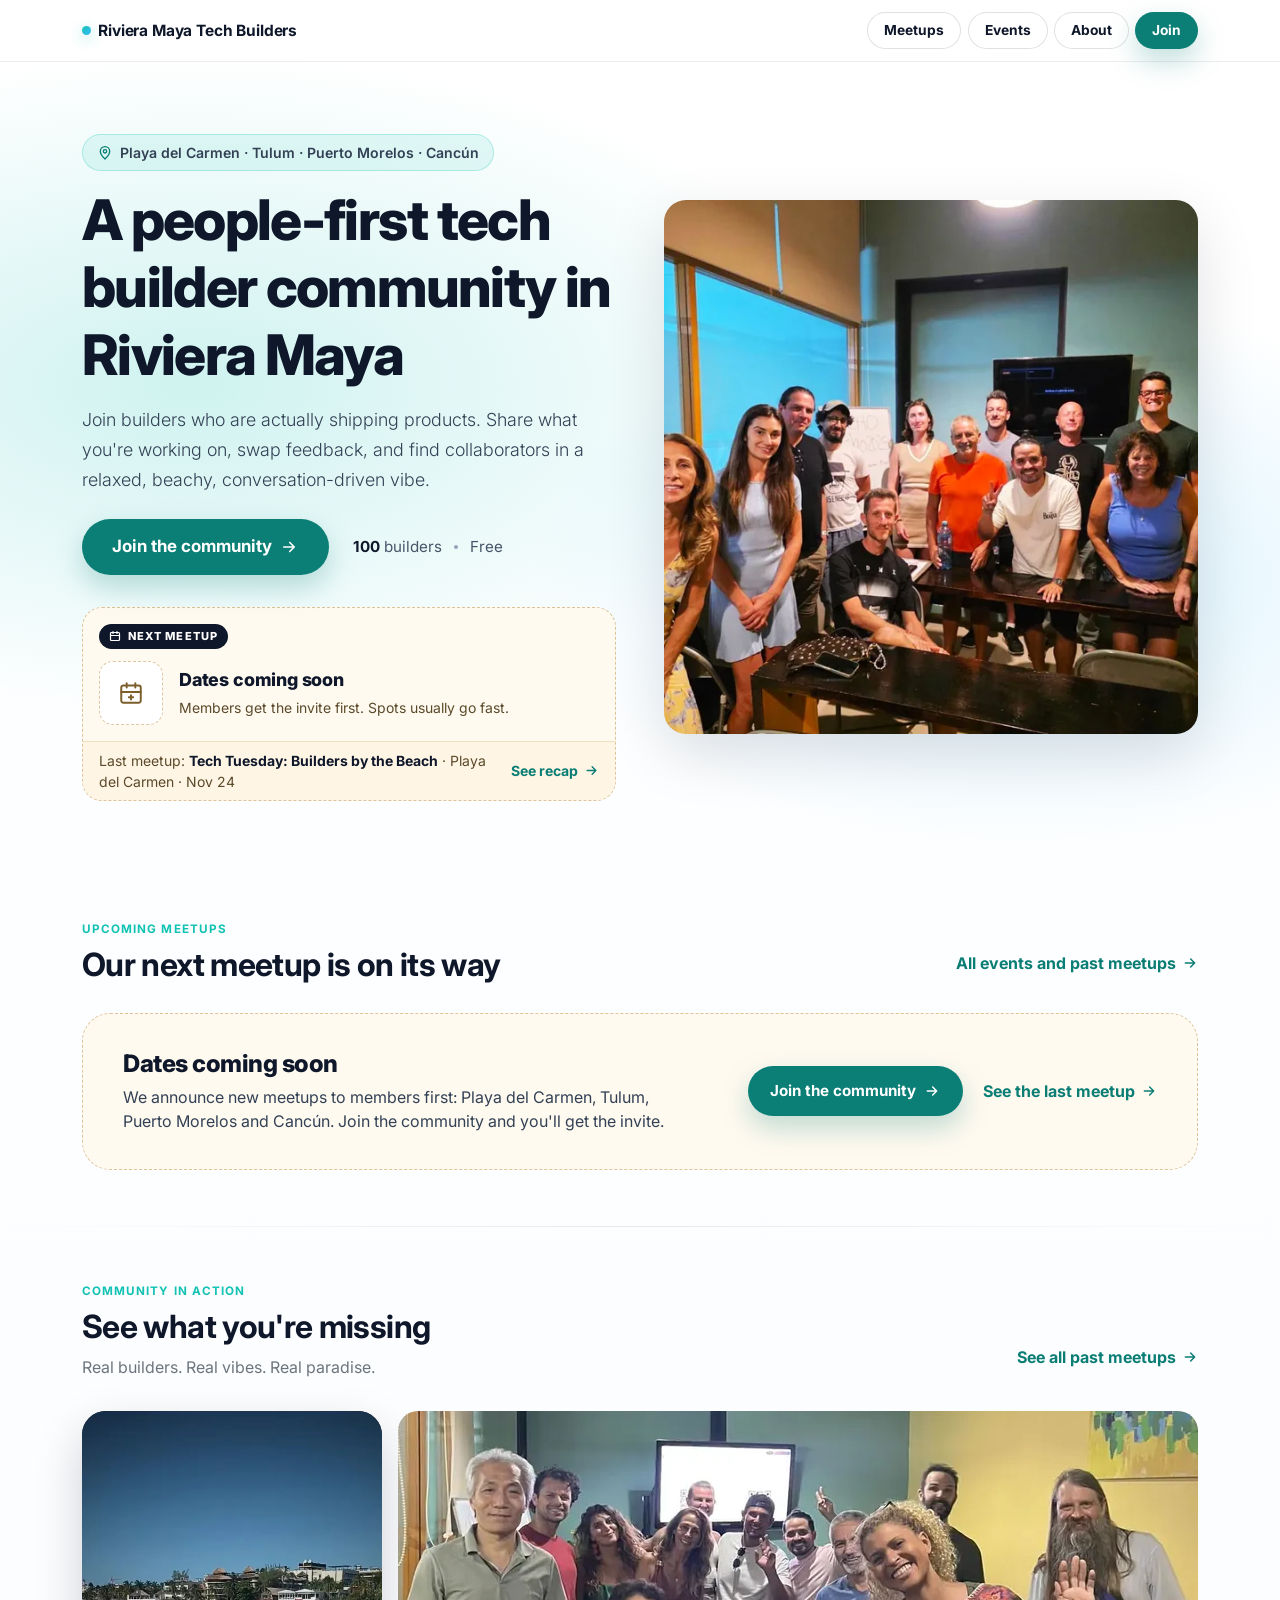
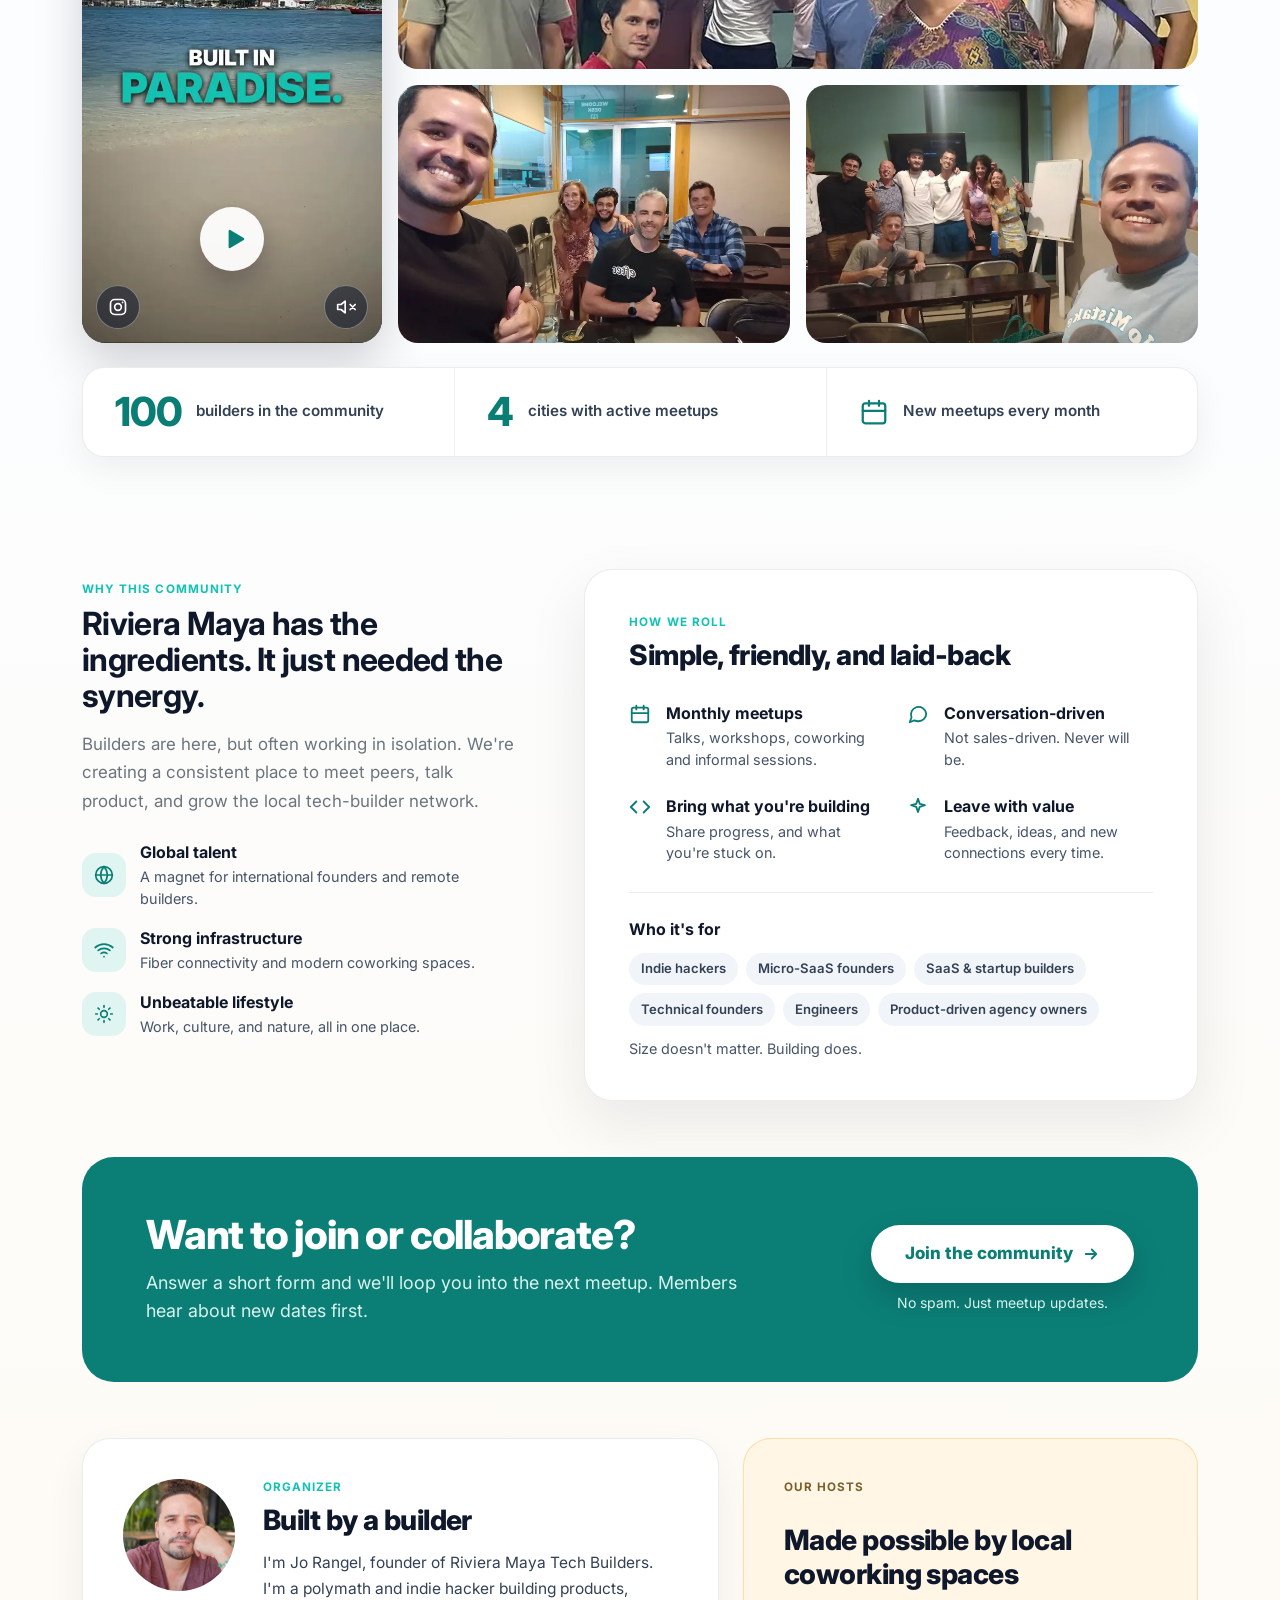
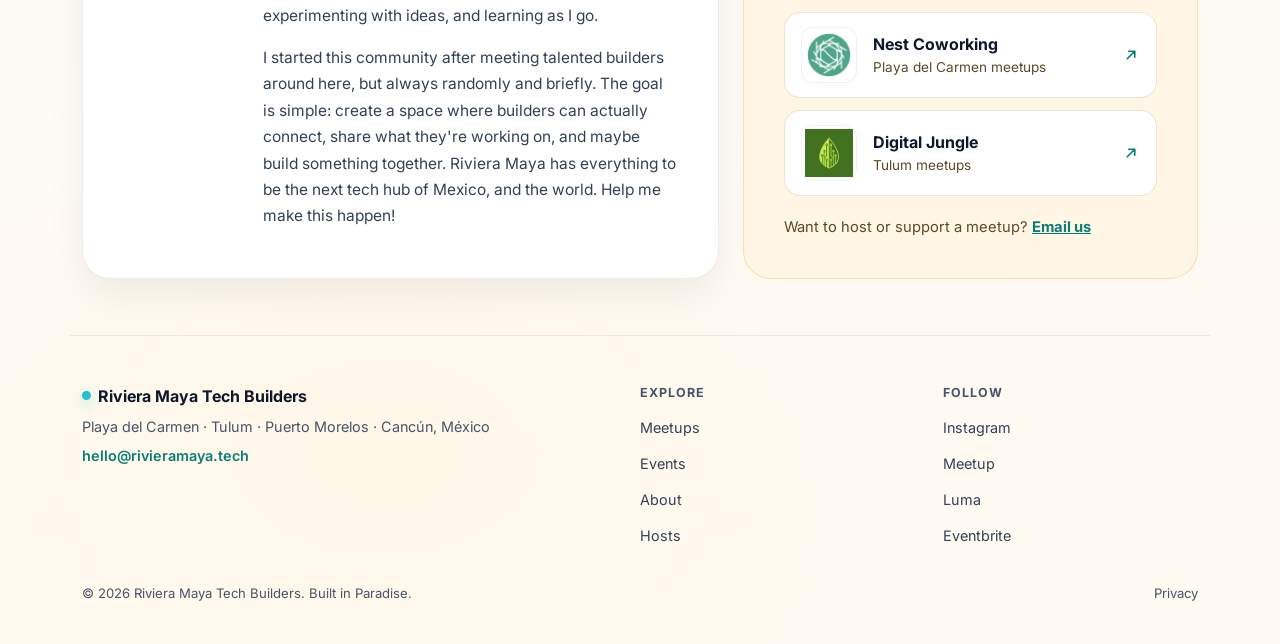
<file: index.html>
<!doctype html>
<html lang="en">
<head>
  <meta charset="utf-8" />
  <meta name="viewport" content="width=device-width, initial-scale=1" />

  <!-- ── SEO: Primary ─────────────────────────────────────── -->
  <title>Riviera Maya Tech Builders | Community for Founders & Indie Hackers</title>
  <meta name="description" content="Monthly meetups for indie hackers, SaaS founders & startup builders in Playa del Carmen, Tulum, Puerto Morelos and Cancún. No sales-y vibes — just real builders shipping." />
  <meta name="author" content="Riviera Maya Tech Builders" />
  <link rel="canonical" href="https://rivieramaya.tech/" />
  <meta name="robots" content="index, follow" />
  <meta name="theme-color" content="#12c2b3" />

  <!-- ── SEO: Open Graph ──────────────────────────────────── -->
  <meta property="og:type" content="website" />
  <meta property="og:url" content="https://rivieramaya.tech/" />
  <meta property="og:title" content="Riviera Maya Tech Builders | Community for Founders & Indie Hackers" />
  <meta property="og:description" content="Monthly meetups for indie hackers, SaaS founders & startup builders in Playa del Carmen, Tulum, Puerto Morelos and Cancún. Join the community." />
  <meta property="og:image" content="https://rivieramaya.tech/assets/og-image.jpg" />
  <meta property="og:image:alt" content="Tech builders working together in a tropical coworking space in Riviera Maya" />
  <meta property="og:image:width" content="1200" />
  <meta property="og:image:height" content="630" />
  <meta property="og:site_name" content="Riviera Maya Tech Builders" />
  <meta property="og:locale" content="en_US" />

  <!-- ── SEO: Twitter Card ────────────────────────────────── -->
  <meta name="twitter:card" content="summary_large_image" />
  <meta name="twitter:url" content="https://rivieramaya.tech/" />
  <meta name="twitter:title" content="Riviera Maya Tech Builders | Founders & Indie Hackers" />
  <meta name="twitter:description" content="Monthly meetups for indie hackers, SaaS founders & startup builders in Riviera Maya. Join the community." />
  <meta name="twitter:image" content="https://rivieramaya.tech/assets/og-image.jpg" />
  <meta name="twitter:site" content="@rivieramayatech" />

  <!-- ── Favicon ──────────────────────────────────────────── -->
  <link rel="icon" type="image/png" sizes="32x32" href="/assets/favicon-32.png" />
  <link rel="icon" type="image/png" sizes="192x192" href="/assets/icon-192.png" />
  <link rel="apple-touch-icon" sizes="180x180" href="/assets/apple-touch-icon.png" />

  <!-- ── JSON-LD: Organization + Events ──────────────────── -->
  <script type="application/ld+json">
  {
    "@context": "https://schema.org",
    "@graph": [
      {
        "@type": "WebSite",
        "@id": "https://rivieramaya.tech/#website",
        "url": "https://rivieramaya.tech/",
        "name": "Riviera Maya Tech Builders",
        "description": "A community for indie hackers, founders, developers and startup builders in Playa del Carmen, Tulum, Puerto Morelos and Cancún.",
        "publisher": {
          "@id": "https://rivieramaya.tech/#organization"
        },
        "inLanguage": "en",
        "potentialAction": {
          "@type": "SearchAction",
          "target": "https://rivieramaya.tech/?s={search_term_string}",
          "query-input": "required name=search_term_string"
        }
      },
      {
        "@type": "Organization",
        "@id": "https://rivieramaya.tech/#organization",
        "name": "Riviera Maya Tech Builders",
        "url": "https://rivieramaya.tech/",
        "description": "A community for indie hackers, founders, developers and startup builders in Playa del Carmen, Tulum, Puerto Morelos and Cancún.",
        "email": "hello@rivieramaya.tech",
        "logo": {
          "@type": "ImageObject",
          "url": "https://rivieramaya.tech/assets/logo-512.png",
          "width": 512,
          "height": 512
        },
        "sameAs": [
          "https://www.instagram.com/rivieramayatech",
          "https://www.meetup.com/riviera-maya-tech-builders/",
          "https://www.eventbrite.com.mx/o/120842868943",
          "https://luma.com/rivieramayatech"
        ],
        "contactPoint": {
          "@type": "ContactPoint",
          "email": "hello@rivieramaya.tech",
          "contactType": "community"
        },
        "areaServed": [
          {
            "@type": "City",
            "name": "Playa del Carmen",
            "containedInPlace": {
              "@type": "State",
              "name": "Quintana Roo"
            }
          },
          {
            "@type": "City",
            "name": "Tulum",
            "containedInPlace": {
              "@type": "State",
              "name": "Quintana Roo"
            }
          },
          {
            "@type": "City",
            "name": "Cancún",
            "containedInPlace": {
              "@type": "State",
              "name": "Quintana Roo"
            }
          },
          {
            "@type": "City",
            "name": "Puerto Morelos",
            "containedInPlace": {
              "@type": "State",
              "name": "Quintana Roo"
            }
          }
        ]
      },
      {
        "@type": "Event",
        "@id": "https://rivieramaya.tech/events#event-cancun-2026-11-18",
        "name": "Crea tu propio equipo de agentes de IA con Grok Bot — Riviera Maya Tech Builders (Cancún)",
        "description": "Hands-on workshop (in Spanish) on building a team of AI agents with Grok Bot: roles, memory, access to real tools, and agents working together on real projects. With guest Nik Vassev. Co-organized by Riviera Maya Tech Builders and Osuna AI & Data Solutions, hosted by Universidad La Salle Cancún.",
        "startDate": "2026-11-18T16:00:00-05:00",
        "endDate": "2026-11-18T18:00:00-05:00",
        "eventAttendanceMode": "https://schema.org/OfflineEventAttendanceMode",
        "eventStatus": "https://schema.org/EventScheduled",
        "isAccessibleForFree": true,
        "inLanguage": "es",
        "image": [
          "https://rivieramaya.tech/assets/og-image.jpg"
        ],
        "url": "https://luma.com/wdnav1dj",
        "organizer": {
          "@id": "https://rivieramaya.tech/#organization"
        },
        "performer": {
          "@type": "Person",
          "name": "Nik Vassev"
        },
        "location": {
          "@type": "Place",
          "name": "Universidad La Salle Cancún",
          "address": {
            "@type": "PostalAddress",
            "streetAddress": "Carretera Cancún - Playa del Carmen lote 1 Mza. 1 Km. 11.5 SM 299",
            "addressLocality": "Cancún",
            "postalCode": "77560",
            "addressRegion": "Quintana Roo",
            "addressCountry": "MX"
          }
        },
        "offers": {
          "@type": "Offer",
          "price": "0",
          "priceCurrency": "MXN",
          "availability": "https://schema.org/LimitedAvailability",
          "url": "https://luma.com/wdnav1dj"
        }
      },
      {
        "@type": "Event",
        "@id": "https://rivieramaya.tech/events#event-pdc-2026-11-24",
        "name": "Tech Tuesday: Builders by the Beach — Riviera Maya Tech Builders (Playa del Carmen)",
        "description": "A relaxed beachside meetup for developers, indie hackers, founders and startup builders in Playa del Carmen. Share what you're building, swap ideas and get feedback. No presentations, no pitches, no agenda. Free, RSVP encouraged.",
        "startDate": "2026-11-24T17:00:00-05:00",
        "endDate": "2026-11-24T20:00:00-05:00",
        "eventAttendanceMode": "https://schema.org/OfflineEventAttendanceMode",
        "eventStatus": "https://schema.org/EventScheduled",
        "isAccessibleForFree": true,
        "image": [
          "https://rivieramaya.tech/assets/og-image.jpg"
        ],
        "url": "https://luma.com/1wnfx4vs",
        "organizer": {
          "@id": "https://rivieramaya.tech/#organization"
        },
        "location": {
          "@type": "Place",
          "name": "Zenzi Beach",
          "address": {
            "@type": "PostalAddress",
            "streetAddress": "Calle 10 Norte 018, Centro",
            "addressLocality": "Playa del Carmen",
            "postalCode": "77710",
            "addressRegion": "Quintana Roo",
            "addressCountry": "MX"
          }
        },
        "offers": {
          "@type": "Offer",
          "price": "0",
          "priceCurrency": "MXN",
          "availability": "https://schema.org/InStock",
          "url": "https://luma.com/1wnfx4vs"
        }
      }
    ]
  }
</script>

  <!-- ── Tally embed ──────────────────────────────────────── -->
  <script async src="https://tally.so/widgets/embed.js"></script>

  <!-- ── Bootstrap 5 ─────────────────────────────────────── -->
  <link href="https://cdn.jsdelivr.net/npm/bootstrap@5.3.3/dist/css/bootstrap.min.css" rel="stylesheet" />

  <!-- ── Fonts ────────────────────────────────────────────── -->
  <link rel="preconnect" href="https://fonts.googleapis.com" />
  <link rel="preconnect" href="https://fonts.gstatic.com" crossorigin />
  <link href="https://fonts.googleapis.com/css2?family=Inter:wght@400;500;600;700;800&display=swap" rel="stylesheet" />

  <link rel="stylesheet" href="assets/style.css" />

  <style>
  /*In case a more stylish organizer photo is needed*/
  /*
  #organizer img {
    box-shadow: 0 12px 30px rgba(2,6,23,.12);
  }
  */
  </style>
</head>

<body>
  <a href="#main-content" class="skip-link">Skip to main content</a>

  <!-- ════════════════ NAV ════════════════ -->
  <nav class="navbar" id="mainNav" role="navigation" aria-label="Main navigation">
    <div class="container">

      <a class="navbar-brand fw-bold" href="/" aria-label="Riviera Maya Tech Builders – home">
        <span class="brand-dot" aria-hidden="true"></span>
        <span class="brand-name">Riviera Maya Tech Builders</span>
        <span class="brand-name-short">RM Tech Builders</span>
      </a>

      <div class="nav-actions">
        <a class="btn ghost btn-sm" href="#meetups">Meetups</a>
        <a class="btn ghost btn-sm" href="/events">Events</a>
        <a class="btn ghost btn-sm" href="#about">About</a>
        <button
          class="btn cta btn-sm"
          data-tally-open="J9OvqK"
          data-tally-layout="modal"
          data-tally-width="374"
          data-tally-emoji-text="👋"
          data-tally-emoji-animation="heart-beat"
          data-tally-auto-close="3000"
          aria-label="Join the community"
        >
          Join
        </button>
      </div>

    </div>
  </nav>

  <!-- ════════════════ HERO ════════════════ -->
  <header class="hero" role="banner" id="main-content">
    <div class="container">
      <div class="row align-items-center g-4 g-lg-5">

        <!-- Copy -->
        <div class="col-lg-6">
          <div class="pill mb-3">
            <svg width="16" height="16" viewBox="0 0 24 24" fill="none" stroke="#0a7d74" stroke-width="2" stroke-linecap="round" stroke-linejoin="round" aria-hidden="true"><path d="M12 21s-7-6.2-7-11.5A7 7 0 0 1 19 9.5C19 14.8 12 21 12 21z"/><circle cx="12" cy="9.5" r="2.5"/></svg>
            <span class="d-none d-sm-inline">Playa del Carmen · Tulum · Puerto Morelos · Cancún</span>
            <span class="d-sm-none">4 cities across Riviera Maya</span>
          </div>

          <h1 class="headline display-4 mb-3">
            A people-first tech builder community in Riviera Maya
          </h1>

          <p class="lead mb-4">
            Join builders who are actually shipping products. Share what you're working on, swap feedback, and find collaborators in a relaxed, beachy, conversation-driven vibe.
          </p>

          <div class="hero-cta">
            <button
              class="btn cta cta-lg"
              data-tally-open="J9OvqK"
          data-tally-layout="modal"
          data-tally-width="374"
          data-tally-emoji-text="👋"
          data-tally-emoji-animation="heart-beat"
          data-tally-auto-close="3000"
              aria-label="Open form to join the community"
            >
              Join the community <svg width="18" height="18" viewBox="0 0 24 24" fill="none" stroke="currentColor" stroke-width="2.2" stroke-linecap="round" stroke-linejoin="round" aria-hidden="true"><path d="M5 12h14M13 6l6 6-6 6"/></svg>
            </button>
            <span class="hero-proof"><span><strong>100</strong> builders</span><span class="dot" aria-hidden="true"></span><span>Free</span></span>
          </div>

          <!-- Next meetup(s): rendered from MEETUPS (see bottom of page) -->
          <div id="hero-meetups" class="hero-meetups">
            <noscript><a href="/events">See upcoming meetups →</a></noscript>
          </div>
        </div>

        <!-- Hero image -->
        <div class="col-lg-6">
          <img
            class="hero-img"
            src="assets/hero-1280.webp"
            srcset="assets/hero-800.webp 800w, assets/hero-1280.webp 1280w"
            sizes="(min-width: 992px) 50vw, 100vw"
            alt="Builders at a Built in Paradise feedback session in Playa del Carmen"
            width="1280" height="960"
            loading="eager"
            fetchpriority="high"
          />
        </div>

      </div>
    </div>
  </header>

  <!-- ════════════════ MEETUPS ════════════════ -->
  <section id="meetups" class="section" aria-labelledby="meetups-heading">
    <div class="container">
      <div class="meetups-head">
        <div>
          <div class="kicker mb-2">Upcoming meetups</div>
          <h2 class="fw-bold mb-0" id="meetups-heading" data-one="event" data-none="Our next meetup is on its way">Join the next builder meetups in Riviera Maya</h2>
        </div>
        <a href="/events" class="link-arrow">All events and past meetups <svg width="16" height="16" viewBox="0 0 24 24" fill="none" stroke="currentColor" stroke-width="2.2" stroke-linecap="round" stroke-linejoin="round" aria-hidden="true"><path d="M5 12h14M13 6l6 6-6 6"/></svg></a>
      </div>
      <div id="meetups-list" class="meetups-list">
        <noscript><p><a href="/events">See upcoming meetups on the events page →</a></p></noscript>
      </div>
    </div>
  </section>

  <div class="soft-divider"></div>

  <!-- ════════════════ COMMUNITY IN ACTION ════════════════ -->
  <section class="section" aria-labelledby="action-heading">
    <div class="container">
      <div class="section-head fade-up">
        <div>
          <div class="kicker mb-2">Community in action</div>
          <h2 class="fw-bold mb-2" id="action-heading">See what you're missing</h2>
          <p class="text-secondary mb-0">Real builders. Real vibes. Real paradise.</p>
        </div>
        <a href="/events#past-events" class="link-arrow">See all past meetups <svg width="16" height="16" viewBox="0 0 24 24" fill="none" stroke="currentColor" stroke-width="2.2" stroke-linecap="round" stroke-linejoin="round" aria-hidden="true"><path d="M5 12h14M13 6l6 6-6 6"/></svg></a>
      </div>

      <div class="ca-grid has-reel fade-up">
          <div class="ca-reel" data-reel>
            <video class="reel-video" muted loop playsinline preload="none" poster="assets/video/reel-poster.webp" width="540" height="960" aria-label="Riviera Maya Tech Builders promo video: Come for the tech, stay for the people">
              <source src="assets/video/reel.mp4" type="video/mp4" />
            </video>
            <button type="button" class="reel-play" aria-label="Play video" hidden>
              <svg width="26" height="26" viewBox="0 0 24 24" fill="currentColor" aria-hidden="true"><path d="M7 4.5v15a1 1 0 0 0 1.5.86l12.5-7.5a1 1 0 0 0 0-1.72L8.5 3.64A1 1 0 0 0 7 4.5z"/></svg>
            </button>
            <a class="reel-btn reel-ig" href="https://www.instagram.com/reel/DfIY4uVsdBN" target="_blank" rel="noopener noreferrer" aria-label="Watch on Instagram">
              <svg width="20" height="20" viewBox="0 0 24 24" fill="none" stroke="currentColor" stroke-width="2" stroke-linecap="round" stroke-linejoin="round" aria-hidden="true"><rect x="3" y="3" width="18" height="18" rx="5"/><circle cx="12" cy="12" r="4"/><circle cx="17.5" cy="6.5" r="1" fill="currentColor" stroke="none"/></svg>
            </a>
            <button type="button" class="reel-btn reel-sound" aria-label="Turn sound on" aria-pressed="false">
              <svg class="icon-muted" width="20" height="20" viewBox="0 0 24 24" fill="none" stroke="currentColor" stroke-width="2" stroke-linecap="round" stroke-linejoin="round" aria-hidden="true"><path d="M11 5L6 9H2v6h4l5 4z"/><path d="M23 9l-6 6M17 9l6 6"/></svg>
              <svg class="icon-sound" width="20" height="20" viewBox="0 0 24 24" fill="none" stroke="currentColor" stroke-width="2" stroke-linecap="round" stroke-linejoin="round" aria-hidden="true"><path d="M11 5L6 9H2v6h4l5 4z"/><path d="M15.5 8.5a5 5 0 0 1 0 7M19 5a10 10 0 0 1 0 14"/></svg>
            </button>
          </div>
          <figure class="ca-tile ca-wide">
            <img src="assets/events/february19-800.webp" srcset="assets/events/february19-800.webp 800w, assets/events/february19-1600.webp 1200w" sizes="(min-width: 768px) 60vw, 100vw" alt="Riviera Maya Tech Builders first meetup in Playa del Carmen, February 2026" width="800" height="500" loading="lazy" decoding="async" />
          </figure>
          <figure class="ca-tile">
            <img src="assets/events/march18-800.webp" srcset="assets/events/march18-800.webp 800w, assets/events/march18-1600.webp 1600w" sizes="(min-width: 768px) 30vw, 50vw" alt="Product Hunt workshop at Riviera Maya Tech Builders, March 2026" width="800" height="500" loading="lazy" decoding="async" />
          </figure>
          <figure class="ca-tile">
            <img src="assets/events/may27-800.webp" srcset="assets/events/may27-800.webp 800w, assets/events/may27-1600.webp 1600w" sizes="(min-width: 768px) 30vw, 50vw" alt="Built in Paradise feedback session, May 2026" width="800" height="500" loading="lazy" decoding="async" />
          </figure>
      </div>

      <ul class="stats-row fade-up" aria-label="Community highlights">
        <li><span class="stat-num">100</span><span class="stat-label">builders in the community</span></li>
        <li><span class="stat-num">4</span><span class="stat-label">cities with active meetups</span></li>
        <li><span class="stat-icon"><svg width="30" height="30" viewBox="0 0 24 24" fill="none" stroke="currentColor" stroke-width="1.8" stroke-linecap="round" stroke-linejoin="round" aria-hidden="true"><rect x="3" y="5" width="18" height="16" rx="2"/><path d="M16 3v4M8 3v4M3 11h18"/></svg></span><span class="stat-label">New meetups every month</span></li>
      </ul>
    </div>
  </section>

  <!-- ════════════════ WHY + HOW WE ROLL ════════════════ -->
  <section id="about" class="section" aria-labelledby="why-heading">
    <span id="why" class="anchor" aria-hidden="true"></span>
    <div class="container">
      <div class="why-grid">
        <div class="why-copy fade-up">
          <div class="kicker mb-2">Why this community</div>
          <h2 class="fw-bold mb-3" id="why-heading">Riviera Maya has the ingredients. It just needed the synergy.</h2>
          <p class="text-secondary">Builders are here, but often working in isolation. We're creating a consistent place to meet peers, talk product, and grow the local tech-builder network.</p>
          <ul class="why-list">
            <li class="why-item">
              <span class="why-icon"><svg width="20" height="20" viewBox="0 0 24 24" fill="none" stroke="currentColor" stroke-width="2" stroke-linecap="round" stroke-linejoin="round" aria-hidden="true"><circle cx="12" cy="12" r="10"/><path d="M2 12h20"/><path d="M12 2a15.3 15.3 0 0 1 4 10 15.3 15.3 0 0 1-4 10 15.3 15.3 0 0 1-4-10 15.3 15.3 0 0 1 4-10z"/></svg></span>
              <span><strong>Global talent</strong><span>A magnet for international founders and remote builders.</span></span>
            </li>
            <li class="why-item">
              <span class="why-icon"><svg width="20" height="20" viewBox="0 0 24 24" fill="none" stroke="currentColor" stroke-width="2" stroke-linecap="round" stroke-linejoin="round" aria-hidden="true"><path d="M5 12.55a11 11 0 0 1 14.08 0"/><path d="M1.42 9a16 16 0 0 1 21.16 0"/><path d="M8.53 16.11a6 6 0 0 1 6.95 0"/><path d="M12 20h.01"/></svg></span>
              <span><strong>Strong infrastructure</strong><span>Fiber connectivity and modern coworking spaces.</span></span>
            </li>
            <li class="why-item">
              <span class="why-icon"><svg width="20" height="20" viewBox="0 0 24 24" fill="none" stroke="currentColor" stroke-width="2" stroke-linecap="round" stroke-linejoin="round" aria-hidden="true"><circle cx="12" cy="12" r="4"/><path d="M12 2v2M12 20v2M4.9 4.9l1.4 1.4M17.7 17.7l1.4 1.4M2 12h2M20 12h2M4.9 19.1l1.4-1.4M17.7 6.3l1.4-1.4"/></svg></span>
              <span><strong>Unbeatable lifestyle</strong><span>Work, culture, and nature, all in one place.</span></span>
            </li>
          </ul>
        </div>

        <div class="how-card fade-up delay-1">
          <div class="kicker mb-2">How we roll</div>
          <h3 class="how-title">Simple, friendly, and laid-back</h3>
          <ul class="how-grid">
            <li class="how-item">
                <svg width="22" height="22" viewBox="0 0 24 24" fill="none" stroke="currentColor" stroke-width="2" stroke-linecap="round" stroke-linejoin="round" aria-hidden="true"><rect x="3" y="5" width="18" height="16" rx="2"/><path d="M16 3v4M8 3v4M3 11h18"/></svg>
                <span><strong>Monthly meetups</strong><span>Talks, workshops, coworking and informal sessions.</span></span>
              </li>
            <li class="how-item">
                <svg width="22" height="22" viewBox="0 0 24 24" fill="none" stroke="currentColor" stroke-width="2" stroke-linecap="round" stroke-linejoin="round" aria-hidden="true"><path d="M21 11.5a8.4 8.4 0 0 1-9 8.4 8.6 8.6 0 0 1-3.8-.9L3 21l1.9-5.2A8.4 8.4 0 1 1 21 11.5z"/></svg>
                <span><strong>Conversation-driven</strong><span>Not sales-driven. Never will be.</span></span>
              </li>
            <li class="how-item">
                <svg width="22" height="22" viewBox="0 0 24 24" fill="none" stroke="currentColor" stroke-width="2" stroke-linecap="round" stroke-linejoin="round" aria-hidden="true"><path d="M16 18l6-6-6-6M8 6l-6 6 6 6"/></svg>
                <span><strong>Bring what you're building</strong><span>Share progress, and what you're stuck on.</span></span>
              </li>
            <li class="how-item">
                <svg width="22" height="22" viewBox="0 0 24 24" fill="none" stroke="currentColor" stroke-width="2" stroke-linecap="round" stroke-linejoin="round" aria-hidden="true"><path d="M12 3l1.9 5.6L19.5 10l-5.6 1.9L12 17.5l-1.9-5.6L4.5 10l5.6-1.4z"/></svg>
                <span><strong>Leave with value</strong><span>Feedback, ideas, and new connections every time.</span></span>
              </li>
          </ul>
          <div class="who">
            <strong>Who it's for</strong>
            <ul class="who-chips" aria-label="Community member types">
              <li class="chip">Indie hackers</li><li class="chip">Micro-SaaS founders</li><li class="chip">SaaS &amp; startup builders</li><li class="chip">Technical founders</li><li class="chip">Engineers</li><li class="chip">Product-driven agency owners</li>
            </ul>
            <span class="who-note">Size doesn't matter. Building does.</span>
          </div>
        </div>
      </div>
    </div>
  </section>

  <!-- ════════════════ JOIN BAND ════════════════ -->
  <section class="section pt-0" aria-labelledby="join-heading">
    <div class="container">
      <div class="join-band fade-up">
        <div>
          <h2 id="join-heading">Want to join or collaborate?</h2>
          <p>Answer a short form and we'll loop you into the next meetup. Members hear about new dates first.</p>
        </div>
        <div class="join-band-cta">
          <button
              class="btn btn-light-cta"
              data-tally-open="J9OvqK"
              data-tally-layout="modal"
              data-tally-width="374"
              data-tally-emoji-text="👋"
              data-tally-emoji-animation="heart-beat"
              data-tally-auto-close="3000"
              aria-label="Open form to join the community"
          >
            Join the community <svg width="18" height="18" viewBox="0 0 24 24" fill="none" stroke="currentColor" stroke-width="2.4" stroke-linecap="round" stroke-linejoin="round" aria-hidden="true"><path d="M5 12h14M13 6l6 6-6 6"/></svg>
          </button>
          <span>No spam. Just meetup updates.</span>
        </div>
      </div>
    </div>
  </section>

  <!-- ════════════════ ORGANIZER + HOSTS ════════════════ -->
  <section id="supporters" class="section pt-0" aria-label="Organizer and hosts">
    <div class="container">
      <div class="org-grid">
        <div id="organizer" class="org-card fade-up">
          <img src="assets/organizer.webp" alt="Jo Rangel, organizer of Riviera Maya Tech Builders" class="org-photo" width="112" height="112" loading="lazy" />
          <div>
            <div class="kicker mb-2">Organizer</div>
            <h3 class="org-title">Built by a builder</h3>
            <p>I'm Jo Rangel, founder of Riviera Maya Tech Builders. I'm a polymath and indie hacker building products, experimenting with ideas, and learning as I go.</p>
            <p class="mb-0">I started this community after meeting talented builders around here, but always randomly and briefly. The goal is simple: create a space where builders can actually connect, share what they're working on, and maybe build something together. Riviera Maya has everything to be the next tech hub of Mexico, and the world. Help me make this happen!</p>
          </div>
        </div>

        <div class="hosts-card fade-up delay-1">
          <div class="kicker kicker-sand mb-2">Our hosts</div>
          <h3 class="org-title">Made possible by local coworking spaces</h3>
          <div class="host-list">
            <a class="host-row" href="https://nestcoworking.com.mx/" target="_blank" rel="noopener noreferrer">
              <span class="host-logo"><img src="assets/nest.jpg" alt="Nest Coworking logo" width="48" height="48" loading="lazy" /></span>
              <span class="host-text"><strong>Nest Coworking</strong><span>Playa del Carmen meetups</span></span>
              <svg width="18" height="18" viewBox="0 0 24 24" fill="none" stroke="currentColor" stroke-width="2.2" stroke-linecap="round" stroke-linejoin="round" aria-hidden="true"><path d="M7 17L17 7M9 7h8v8"/></svg>
            </a>
            <a class="host-row" href="https://digitaljungle.org/" target="_blank" rel="noopener noreferrer">
              <span class="host-logo"><img src="assets/digitaljungle.png" alt="Digital Jungle logo" width="48" height="48" loading="lazy" /></span>
              <span class="host-text"><strong>Digital Jungle</strong><span>Tulum meetups</span></span>
              <svg width="18" height="18" viewBox="0 0 24 24" fill="none" stroke="currentColor" stroke-width="2.2" stroke-linecap="round" stroke-linejoin="round" aria-hidden="true"><path d="M7 17L17 7M9 7h8v8"/></svg>
            </a>
          </div>
          <p class="hosts-note">Want to host or support a meetup? <a href="mailto:hello@rivieramaya.tech">Email us</a></p>
        </div>
      </div>
    </div>
  </section>

  <!-- ════════════════ FOOTER ════════════════ -->
  <footer class="site-footer" role="contentinfo">
    <div class="container">
      <div class="footer-grid">
        <div class="footer-brand">
          <span class="footer-name"><span class="brand-dot" aria-hidden="true"></span>Riviera Maya Tech Builders</span>
          <span>Playa del Carmen · Tulum · Puerto Morelos · Cancún, México</span>
          <a href="mailto:hello@rivieramaya.tech" class="footer-email">hello@rivieramaya.tech</a>
        </div>
        <nav aria-label="Footer navigation" class="footer-col">
          <span class="footer-head">Explore</span>
          <a href="#meetups">Meetups</a>
          <a href="/events">Events</a>
          <a href="#about">About</a>
          <a href="#supporters">Hosts</a>
        </nav>
        <div class="footer-col">
          <span class="footer-head">Follow</span>
          <a href="https://www.instagram.com/rivieramayatech" target="_blank" rel="me noopener noreferrer">Instagram</a>
          <a href="https://www.meetup.com/riviera-maya-tech-builders/" target="_blank" rel="me noopener noreferrer">Meetup</a>
          <a href="https://luma.com/rivieramayatech" target="_blank" rel="me noopener noreferrer">Luma</a>
          <a href="https://www.eventbrite.com.mx/o/120842868943" target="_blank" rel="me noopener noreferrer">Eventbrite</a>
        </div>
      </div>
      <div class="footer-bottom">
        <span>© <span id="year"></span> Riviera Maya Tech Builders. Built in Paradise.</span>
        <a href="/privacy">Privacy</a>
      </div>
    </div>
  </footer>

  <!-- ════════════════ SCRIPTS ════════════════ -->
  <script src="assets/meetups.js"></script>

  <script>
    // Footer year
    document.getElementById("year").textContent = new Date().getFullYear();

    // Scroll shadow on nav
    const nav = document.getElementById("mainNav");
    window.addEventListener("scroll", () => {
      nav.classList.toggle("scrolled", window.scrollY > 20);
    }, { passive: true });

    // Promo reel: load + play muted only when near the viewport; pause when off screen.
    (function () {
      const box = document.querySelector("[data-reel]");
      if (!box) return;
      const video = box.querySelector("video");
      const playBtn = box.querySelector(".reel-play");
      const soundBtn = box.querySelector(".reel-sound");
      const conn = navigator.connection || {};
      const lowData = conn.saveData || /(^|-)2g$/.test(conn.effectiveType || "");
      const reduceMotion = window.matchMedia("(prefers-reduced-motion: reduce)").matches;
      const canAutoplay = !lowData && !reduceMotion;
      let userPaused = false, inView = false;

      const showPlay = (on) => { playBtn.hidden = !on; };
      const tryPlay = () => video.play().then(() => showPlay(false)).catch(() => showPlay(true));

      if (!canAutoplay) showPlay(true);

      if ("IntersectionObserver" in window) {
        new IntersectionObserver((entries) => entries.forEach((e) => {
          inView = e.isIntersecting;
          if (inView && canAutoplay && !userPaused) tryPlay();
          if (!inView && !video.paused) video.pause();
        }), { rootMargin: "200px 0px", threshold: 0.01 }).observe(box);
      } else if (canAutoplay) { tryPlay(); }

      playBtn.addEventListener("click", () => { userPaused = false; tryPlay(); });
      video.addEventListener("click", () => {
        if (video.paused) { userPaused = false; tryPlay(); }
        else { userPaused = true; video.pause(); showPlay(true); }
      });
      soundBtn.addEventListener("click", () => {
        video.muted = !video.muted;
        soundBtn.setAttribute("aria-pressed", String(!video.muted));
        soundBtn.setAttribute("aria-label", video.muted ? "Turn sound on" : "Turn sound off");
        if (!video.muted && video.paused) { userPaused = false; tryPlay(); }
      });
    })();

    // Fade-up on scroll
    const fadeEls = document.querySelectorAll(".fade-up");
    if ("IntersectionObserver" in window) {
      const io = new IntersectionObserver(
        (entries) => entries.forEach(e => {
          if (e.isIntersecting) { e.target.classList.add("visible"); io.unobserve(e.target); }
        }),
        { threshold: 0.10 }
      );
      fadeEls.forEach(el => io.observe(el));
    } else {
      fadeEls.forEach(el => el.classList.add("visible"));
    }
  </script>

</body>
</html>
</file>
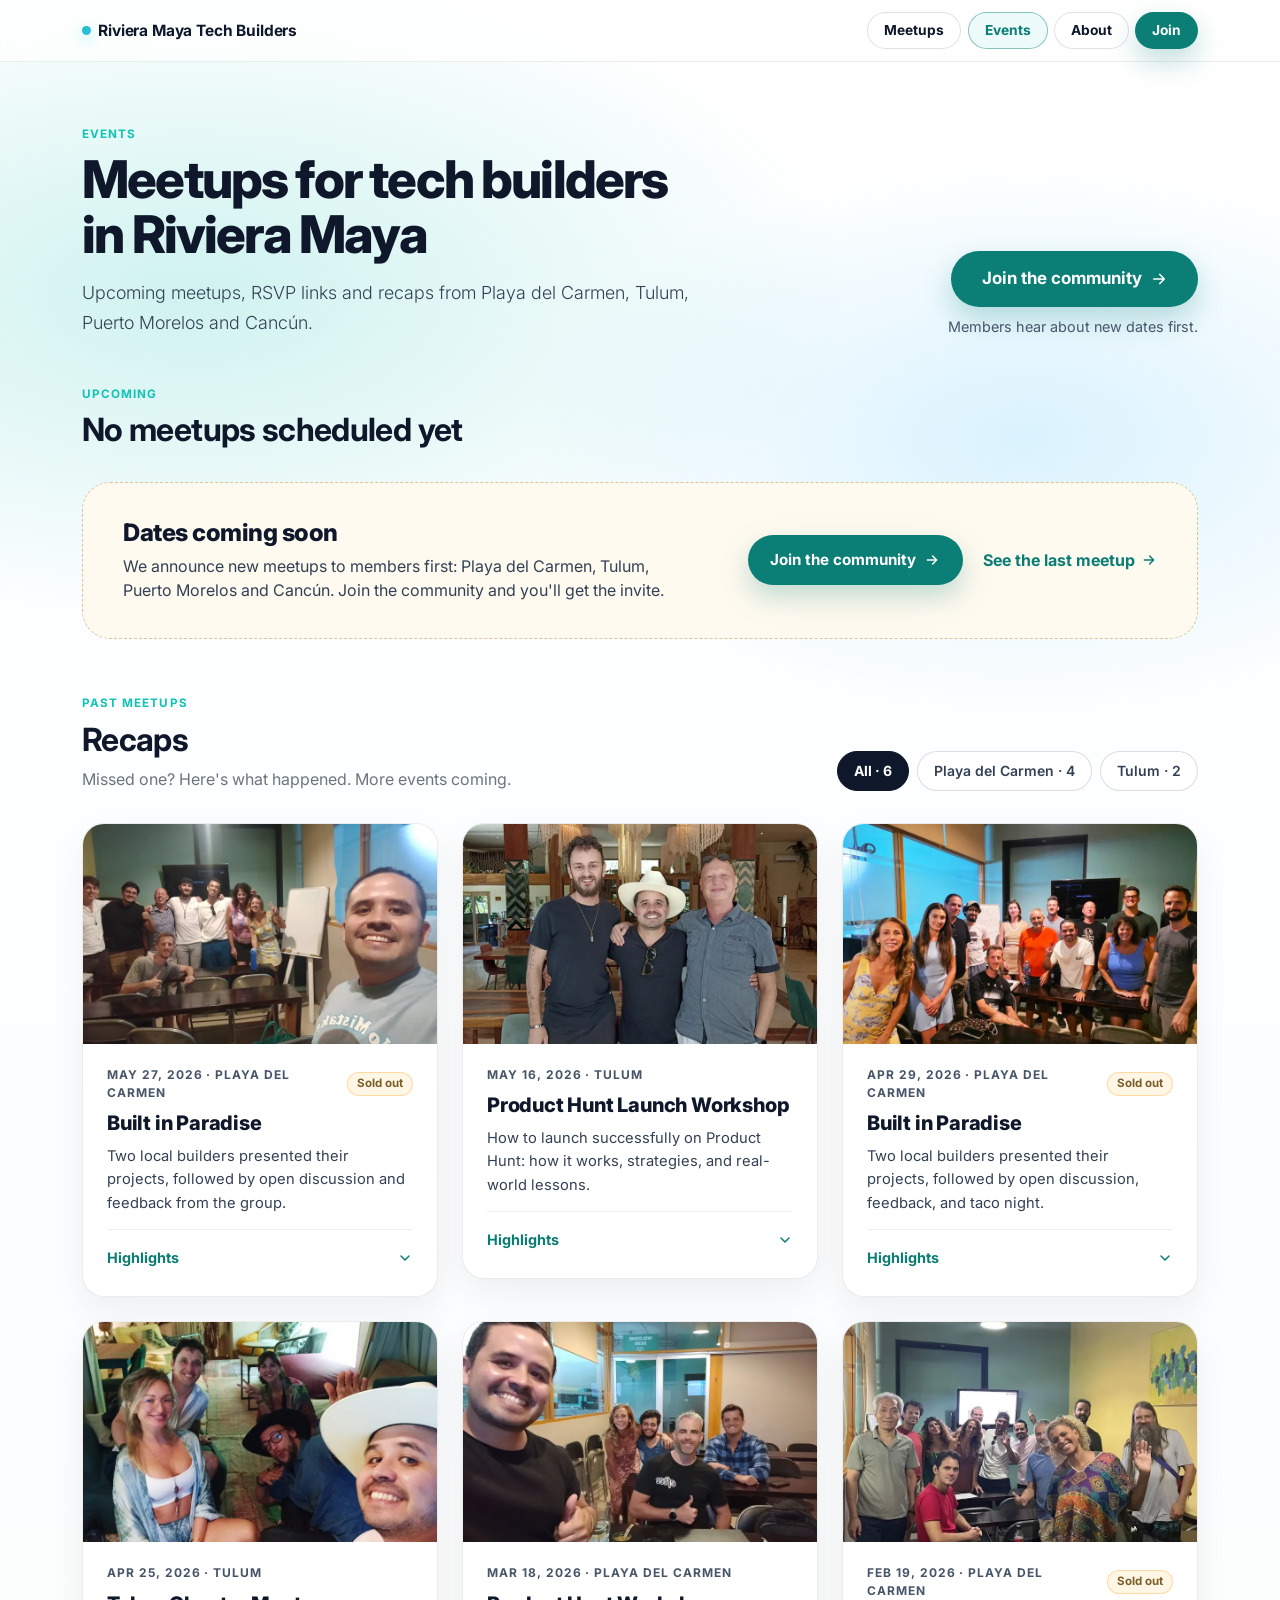
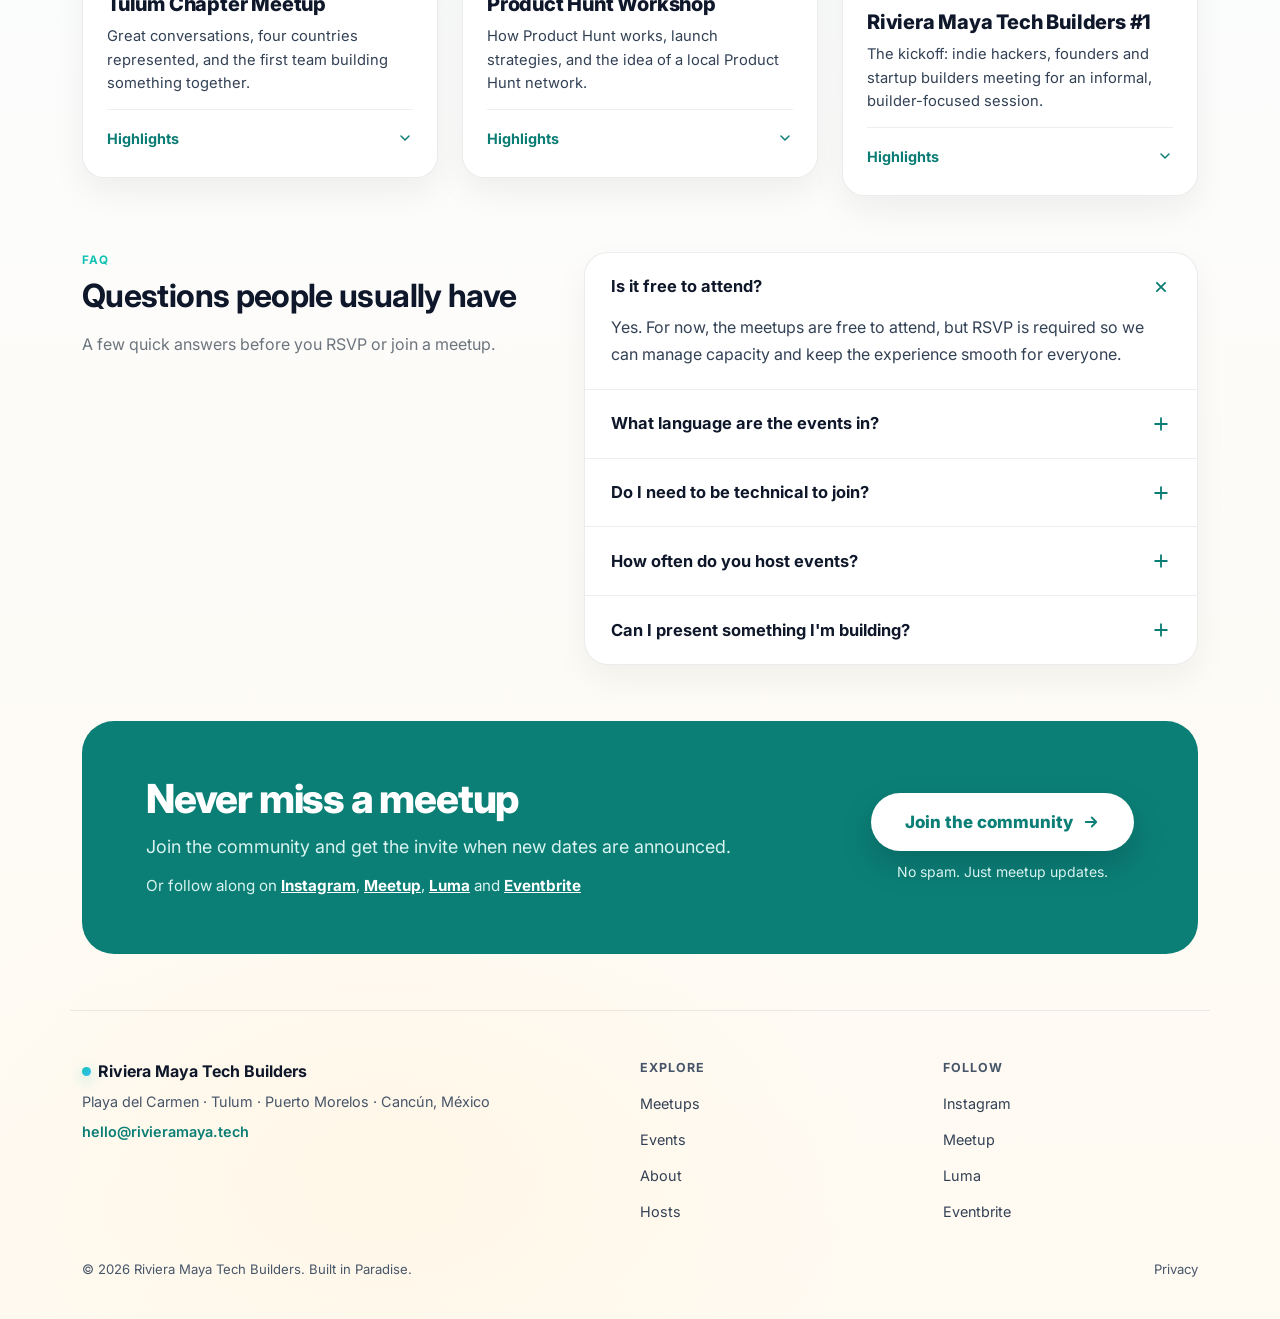
<file: events.html>
<!doctype html>
<html lang="en">
<head>
  <meta charset="utf-8" />
  <meta name="viewport" content="width=device-width, initial-scale=1" />

  <!-- ── SEO: Primary ─────────────────────────────────────── -->
  <title>Riviera Maya Tech Builders Events | Meetups for Founders & Indie Hackers</title>
  <meta name="description" content="See upcoming and past Riviera Maya Tech Builders events in Playa del Carmen, Tulum, Puerto Morelos and Cancún. Workshops, meetup recaps, RSVP links, and community updates for founders and indie hackers." />
  <meta name="author" content="Riviera Maya Tech Builders" />
  <link rel="canonical" href="https://rivieramaya.tech/events" />
  <meta name="robots" content="index, follow" />
  <meta name="theme-color" content="#12c2b3" />

  <!-- ── SEO: Open Graph ──────────────────────────────────── -->
  <meta property="og:type" content="website" />
  <meta property="og:url" content="https://rivieramaya.tech/events" />
  <meta property="og:title" content="Riviera Maya Tech Builders Events | Upcoming & Past Meetups" />
  <meta property="og:description" content="See upcoming and past Riviera Maya Tech Builders events, meetup recaps, photos, and RSVP links." />
  <meta property="og:image" content="https://rivieramaya.tech/assets/og-image.jpg" />
  <meta property="og:image:alt" content="Tech builders working together in a tropical coworking space in Riviera Maya" />
  <meta property="og:image:width" content="1200" />
  <meta property="og:image:height" content="630" />
  <meta property="og:site_name" content="Riviera Maya Tech Builders" />
  <meta property="og:locale" content="en_US" />

  <!-- ── SEO: Twitter Card ────────────────────────────────── -->
  <meta name="twitter:card" content="summary_large_image" />
  <meta name="twitter:url" content="https://rivieramaya.tech/events" />
  <meta name="twitter:title" content="Riviera Maya Tech Builders Events" />
  <meta name="twitter:description" content="Monthly meetups for indie hackers, SaaS founders & startup builders in Riviera Maya. Join the community." />
  <meta name="twitter:image" content="https://rivieramaya.tech/assets/og-image.jpg" />
  <meta name="twitter:site" content="@rivieramayatech" />

  <!-- ── Favicon ──────────────────────────────────────────── -->
  <link rel="icon" type="image/png" sizes="32x32" href="/assets/favicon-32.png" />
  <link rel="icon" type="image/png" sizes="192x192" href="/assets/icon-192.png" />
  <link rel="apple-touch-icon" sizes="180x180" href="/assets/apple-touch-icon.png" />

  <!-- ── JSON-LD: Organization + Events ──────────────────── -->
  <script type="application/ld+json">
  {
    "@context": "https://schema.org",
    "@graph": [
      {
        "@type": "CollectionPage",
        "@id": "https://rivieramaya.tech/events#webpage",
        "url": "https://rivieramaya.tech/events",
        "name": "Riviera Maya Tech Builders Events",
        "description": "Upcoming and past Riviera Maya Tech Builders events for founders, indie hackers, and startup builders.",
        "isPartOf": {
          "@id": "https://rivieramaya.tech/#website"
        },
        "about": {
          "@id": "https://rivieramaya.tech/#organization"
        },
        "inLanguage": "en"
      },
      {
        "@type": "Organization",
        "@id": "https://rivieramaya.tech/#organization",
        "name": "Riviera Maya Tech Builders",
        "url": "https://rivieramaya.tech/",
        "description": "A community for indie hackers, founders, developers and startup builders in Playa del Carmen, Tulum, Puerto Morelos and Cancún.",
        "email": "hello@rivieramaya.tech",
        "logo": {
          "@type": "ImageObject",
          "url": "https://rivieramaya.tech/assets/logo-512.png",
          "width": 512,
          "height": 512
        },
        "sameAs": [
          "https://www.instagram.com/rivieramayatech",
          "https://www.meetup.com/riviera-maya-tech-builders/",
          "https://www.eventbrite.com.mx/o/120842868943",
          "https://luma.com/rivieramayatech"
        ],
        "contactPoint": {
          "@type": "ContactPoint",
          "email": "hello@rivieramaya.tech",
          "contactType": "community"
        },
        "areaServed": [
          {
            "@type": "City",
            "name": "Playa del Carmen",
            "containedInPlace": {
              "@type": "State",
              "name": "Quintana Roo"
            }
          },
          {
            "@type": "City",
            "name": "Tulum",
            "containedInPlace": {
              "@type": "State",
              "name": "Quintana Roo"
            }
          },
          {
            "@type": "City",
            "name": "Cancún",
            "containedInPlace": {
              "@type": "State",
              "name": "Quintana Roo"
            }
          },
          {
            "@type": "City",
            "name": "Puerto Morelos",
            "containedInPlace": {
              "@type": "State",
              "name": "Quintana Roo"
            }
          }
        ]
      },
      {
        "@type": "Event",
        "@id": "https://rivieramaya.tech/events#event-cancun-2026-11-18",
        "name": "Crea tu propio equipo de agentes de IA con Grok Bot — Riviera Maya Tech Builders (Cancún)",
        "description": "Hands-on workshop (in Spanish) on building a team of AI agents with Grok Bot: roles, memory, access to real tools, and agents working together on real projects. With guest Nik Vassev. Co-organized by Riviera Maya Tech Builders and Osuna AI & Data Solutions, hosted by Universidad La Salle Cancún.",
        "startDate": "2026-11-18T16:00:00-05:00",
        "endDate": "2026-11-18T18:00:00-05:00",
        "eventAttendanceMode": "https://schema.org/OfflineEventAttendanceMode",
        "eventStatus": "https://schema.org/EventScheduled",
        "isAccessibleForFree": true,
        "inLanguage": "es",
        "image": [
          "https://rivieramaya.tech/assets/og-image.jpg"
        ],
        "url": "https://luma.com/wdnav1dj",
        "organizer": {
          "@id": "https://rivieramaya.tech/#organization"
        },
        "performer": {
          "@type": "Person",
          "name": "Nik Vassev"
        },
        "location": {
          "@type": "Place",
          "name": "Universidad La Salle Cancún",
          "address": {
            "@type": "PostalAddress",
            "streetAddress": "Carretera Cancún - Playa del Carmen lote 1 Mza. 1 Km. 11.5 SM 299",
            "addressLocality": "Cancún",
            "postalCode": "77560",
            "addressRegion": "Quintana Roo",
            "addressCountry": "MX"
          }
        },
        "offers": {
          "@type": "Offer",
          "price": "0",
          "priceCurrency": "MXN",
          "availability": "https://schema.org/LimitedAvailability",
          "url": "https://luma.com/wdnav1dj"
        }
      },
      {
        "@type": "Event",
        "@id": "https://rivieramaya.tech/events#event-pdc-2026-11-24",
        "name": "Tech Tuesday: Builders by the Beach — Riviera Maya Tech Builders (Playa del Carmen)",
        "description": "A relaxed beachside meetup for developers, indie hackers, founders and startup builders in Playa del Carmen. Share what you're building, swap ideas and get feedback. No presentations, no pitches, no agenda. Free, RSVP encouraged.",
        "startDate": "2026-11-24T17:00:00-05:00",
        "endDate": "2026-11-24T20:00:00-05:00",
        "eventAttendanceMode": "https://schema.org/OfflineEventAttendanceMode",
        "eventStatus": "https://schema.org/EventScheduled",
        "isAccessibleForFree": true,
        "image": [
          "https://rivieramaya.tech/assets/og-image.jpg"
        ],
        "url": "https://luma.com/1wnfx4vs",
        "organizer": {
          "@id": "https://rivieramaya.tech/#organization"
        },
        "location": {
          "@type": "Place",
          "name": "Zenzi Beach",
          "address": {
            "@type": "PostalAddress",
            "streetAddress": "Calle 10 Norte 018, Centro",
            "addressLocality": "Playa del Carmen",
            "postalCode": "77710",
            "addressRegion": "Quintana Roo",
            "addressCountry": "MX"
          }
        },
        "offers": {
          "@type": "Offer",
          "price": "0",
          "priceCurrency": "MXN",
          "availability": "https://schema.org/InStock",
          "url": "https://luma.com/1wnfx4vs"
        }
      },
      {
        "@type": "Event",
        "@id": "https://rivieramaya.tech/events#event-puerto-morelos-2026-10-29",
        "name": "Beach Coworking — Riviera Maya Tech Builders (Puerto Morelos)",
        "description": "The first Riviera Maya Tech Builders meetup in Puerto Morelos: a relaxed beach coworking session. Bring your laptop, work on whatever you're building, and meet fellow developers, indie hackers, founders and tech enthusiasts by the Caribbean. No presentations, no pitches, no formal agenda. Free admission, RSVP required.",
        "startDate": "2026-10-29T11:00:00-05:00",
        "endDate": "2026-10-29T16:00:00-05:00",
        "eventAttendanceMode": "https://schema.org/OfflineEventAttendanceMode",
        "eventStatus": "https://schema.org/EventScheduled",
        "isAccessibleForFree": true,
        "image": [
          "https://rivieramaya.tech/assets/og-image.jpg"
        ],
        "url": "https://www.meetup.com/riviera-maya-tech-builders/events/317094755",
        "organizer": {
          "@id": "https://rivieramaya.tech/#organization"
        },
        "location": {
          "@type": "Place",
          "name": "Día y Noche Beach Club",
          "address": {
            "@type": "PostalAddress",
            "streetAddress": "Av. Javier Rojo Gómez y Rafael E. Melgar",
            "addressLocality": "Puerto Morelos",
            "postalCode": "77580",
            "addressRegion": "Quintana Roo",
            "addressCountry": "MX"
          }
        },
        "offers": {
          "@type": "Offer",
          "price": "0",
          "priceCurrency": "MXN",
          "availability": "https://schema.org/InStock",
          "validFrom": "2026-10-22T00:00:00-05:00",
          "url": "https://www.eventbrite.com.mx/e/beach-coworking-riviera-maya-tech-builders-tickets-2003791291694"
        }
      },
      {
        "@type": "Event",
        "@id": "https://rivieramaya.tech/events#event-tulum-2026-04-25",
        "name": "Riviera Maya Tech Builders – Tulum Chapter Builders Meetup",
        "description": "A relaxed, conversation-driven meetup for people building technology products in and around Tulum. Builders meet to share what they are working on, exchange ideas, and spark collaborations.",
        "startDate": "2026-04-25T10:00:00-05:00",
        "endDate": "2026-04-25T12:30:00-05:00",
        "eventAttendanceMode": "https://schema.org/OfflineEventAttendanceMode",
        "eventStatus": "https://schema.org/EventScheduled",
        "image": [
          "https://rivieramaya.tech/assets/og-image.jpg"
        ],
        "url": "https://www.meetup.com/riviera-maya-tech-builders/events/313715257/",
        "organizer": {
          "@id": "https://rivieramaya.tech/#organization"
        },
        "location": {
          "@type": "Place",
          "name": "Digital Jungle",
          "address": {
            "@type": "PostalAddress",
            "addressLocality": "Tulum",
            "addressRegion": "Quintana Roo",
            "addressCountry": "MX"
          }
        }
      },
      {
        "@type": "Event",
        "@id": "https://rivieramaya.tech/events#event-pdc-2026-04-29",
        "name": "Riviera Maya Tech Builders – Built in Paradise",
        "description": "A builder feedback session in Playa del Carmen where two local builders present their projects, receive thoughtful feedback, and spark open discussion around products being built in Riviera Maya.",
        "startDate": "2026-04-29T18:00:00-05:00",
        "endDate": "2026-04-29T20:00:00-05:00",
        "eventAttendanceMode": "https://schema.org/OfflineEventAttendanceMode",
        "eventStatus": "https://schema.org/EventScheduled",
        "image": [
          "https://rivieramaya.tech/assets/og-image.jpg"
        ],
        "url": "https://www.meetup.com/riviera-maya-tech-builders/events/313937793/",
        "organizer": {
          "@id": "https://rivieramaya.tech/#organization"
        },
        "location": {
          "@type": "Place",
          "name": "Nest Coworking",
          "address": {
            "@type": "PostalAddress",
            "addressLocality": "Playa del Carmen",
            "addressRegion": "Quintana Roo",
            "addressCountry": "MX"
          }
        }
      }
    ]
  }
</script>

  <!-- ── Tally embed ──────────────────────────────────────── -->
  <script async src="https://tally.so/widgets/embed.js"></script>

  <!-- ── Bootstrap 5 ─────────────────────────────────────── -->
  <link href="https://cdn.jsdelivr.net/npm/bootstrap@5.3.3/dist/css/bootstrap.min.css" rel="stylesheet" />

  <!-- ── Fonts ────────────────────────────────────────────── -->
  <link rel="preconnect" href="https://fonts.googleapis.com" />
  <link rel="preconnect" href="https://fonts.gstatic.com" crossorigin />
  <link href="https://fonts.googleapis.com/css2?family=Inter:wght@400;500;600;700;800&display=swap" rel="stylesheet" />

  <link rel="stylesheet" href="assets/style.css" />

</head>

<body>
  <a href="#main-content" class="skip-link">Skip to main content</a>

  <!-- ════════════════ NAV ════════════════ -->
  <nav class="navbar" id="mainNav" role="navigation" aria-label="Main navigation">
    <div class="container">
      <a class="navbar-brand fw-bold" href="/" aria-label="Riviera Maya Tech Builders – home">
        <span class="brand-dot" aria-hidden="true"></span>
        <span class="brand-name">Riviera Maya Tech Builders</span>
        <span class="brand-name-short">RM Tech Builders</span>
      </a>
      <div class="nav-actions">
        <a class="btn ghost btn-sm" href="/#meetups">Meetups</a>
        <a class="btn ghost btn-sm is-current" href="/events" aria-current="page">Events</a>
        <a class="btn ghost btn-sm" href="/#about">About</a>
        <button
          class="btn cta btn-sm"
          data-tally-open="J9OvqK"
            data-tally-layout="modal"
            data-tally-width="374"
            data-tally-emoji-text="👋"
            data-tally-emoji-animation="heart-beat"
            data-tally-auto-close="3000"
          aria-label="Join the community"
        >
          Join
        </button>
      </div>
    </div>
  </nav>

  <main id="main-content">

    <!-- ════════════════ HERO ════════════════ -->
    <header class="events-top">
      <div class="container events-top-inner">
        <div>
          <div class="kicker mb-2">Events</div>
          <h1 class="events-title" id="events-heading">Meetups for tech builders in Riviera Maya</h1>
          <p class="lead mb-0">Upcoming meetups, RSVP links and recaps from Playa del Carmen, Tulum, Puerto Morelos and Cancún.</p>
        </div>
        <div class="events-top-cta">
          <button
            class="btn cta cta-lg"
            data-tally-open="J9OvqK"
            data-tally-layout="modal"
            data-tally-width="374"
            data-tally-emoji-text="👋"
            data-tally-emoji-animation="heart-beat"
            data-tally-auto-close="3000"
            aria-label="Open form to join the community"
          >
            Join the community <svg width="18" height="18" viewBox="0 0 24 24" fill="none" stroke="currentColor" stroke-width="2.2" stroke-linecap="round" stroke-linejoin="round" aria-hidden="true"><path d="M5 12h14M13 6l6 6-6 6"/></svg>
          </button>
          <span>Members hear about new dates first.</span>
        </div>
      </div>
    </header>

    <!-- ════════════════ UPCOMING (rendered from assets/meetups.js) ════════════════ -->
    <span id="puerto-morelos" class="anchor" aria-hidden="true"></span>
    <section id="upcoming-events" class="section pt-0" aria-labelledby="meetups-heading">
      <div class="container">
        <div class="section-head">
          <div>
            <div class="kicker mb-2">Upcoming</div>
            <h2 class="fw-bold mb-0" id="meetups-heading" data-one="Next meetup" data-many="Next meetups" data-none="No meetups scheduled yet">Next meetup</h2>
          </div>
        </div>
        <div id="meetups-list" class="meetups-list">
          <noscript><p>Turn on JavaScript to see upcoming meetups, or check our <a href="https://luma.com/rivieramayatech">Luma calendar</a>.</p></noscript>
        </div>
      </div>
    </section>

    <!-- ════════════════ PAST MEETUPS ════════════════ -->
    <section id="past-events" class="section pt-0" aria-labelledby="past-events-heading">
      <div class="container">
        <div class="section-head">
          <div>
            <div class="kicker mb-2">Past meetups</div>
            <h2 class="fw-bold mb-2" id="past-events-heading">Recaps</h2>
            <p class="text-secondary mb-0">Missed one? Here's what happened. More events coming.</p>
          </div>
          <div class="filter-chips" role="group" aria-label="Filter recaps by city">
            <button type="button" class="filter-chip" aria-pressed="true" data-filter="all">All · 6</button><button type="button" class="filter-chip" aria-pressed="false" data-filter="pdc">Playa del Carmen · 4</button><button type="button" class="filter-chip" aria-pressed="false" data-filter="tulum">Tulum · 2</button>
          </div>
        </div>
        <div class="recap-grid">
        <article class="recap-card" data-city="pdc">
          <img class="recap-photo" src="assets/events/may27-800.webp" srcset="assets/events/may27-800.webp 800w, assets/events/may27-1600.webp 1600w" sizes="(min-width: 1200px) 30vw, (min-width: 768px) 45vw, 100vw" alt="Built in Paradise session in Playa del Carmen, May 2026" width="800" height="500" loading="lazy" decoding="async" />
          <div class="recap-body">
            <div class="recap-meta"><span><time datetime="2026-05-27">May 27, 2026</time> · Playa del Carmen</span><span class="recap-sold">Sold out</span></div>
            <h3 class="recap-title">Built in Paradise</h3>
            <p class="recap-summary">Two local builders presented their projects, followed by open discussion and feedback from the group.</p>
            <details class="recap-more">
              <summary>Highlights <svg width="16" height="16" viewBox="0 0 24 24" fill="none" stroke="currentColor" stroke-width="2.2" stroke-linecap="round" stroke-linejoin="round" aria-hidden="true"><path d="M6 9l6 6 6-6"/></svg></summary>
              <ul><li>CanUp: backend infrastructure for Canva apps.</li><li>ClinDesk: an AI clinic workspace for WhatsApp-first practices.</li><li>Lots of feedback and questions from the audience.</li></ul>
            </details>
          </div>
        </article>
        <article class="recap-card" data-city="tulum">
          <img class="recap-photo" src="assets/events/may16-800.webp" srcset="assets/events/may16-800.webp 800w, assets/events/may16-1600.webp 1600w" sizes="(min-width: 1200px) 30vw, (min-width: 768px) 45vw, 100vw" alt="Product Hunt launch workshop in Tulum, May 2026" width="800" height="500" loading="lazy" decoding="async" />
          <div class="recap-body">
            <div class="recap-meta"><span><time datetime="2026-05-16">May 16, 2026</time> · Tulum</span></div>
            <h3 class="recap-title">Product Hunt Launch Workshop</h3>
            <p class="recap-summary">How to launch successfully on Product Hunt: how it works, strategies, and real-world lessons.</p>
            <details class="recap-more">
              <summary>Highlights <svg width="16" height="16" viewBox="0 0 24 24" fill="none" stroke="currentColor" stroke-width="2.2" stroke-linecap="round" stroke-linejoin="round" aria-hidden="true"><path d="M6 9l6 6 6-6"/></svg></summary>
              <ul><li>A real example was shared of a product that reached #17 on Product Hunt.</li><li>We're creating a local Product Hunt network in the Riviera Maya. Tulum is in!</li><li>Participants connected on Product Hunt and discussed collaborating on pre-launch strategies.</li></ul>
            </details>
          </div>
        </article>
        <article class="recap-card" data-city="pdc">
          <img class="recap-photo" src="assets/events/april29-800.webp" srcset="assets/events/april29-800.webp 800w, assets/events/april29-1600.webp 1280w" sizes="(min-width: 1200px) 30vw, (min-width: 768px) 45vw, 100vw" alt="Built in Paradise session in Playa del Carmen, April 2026" width="800" height="500" loading="lazy" decoding="async" />
          <div class="recap-body">
            <div class="recap-meta"><span><time datetime="2026-04-29">Apr 29, 2026</time> · Playa del Carmen</span><span class="recap-sold">Sold out</span></div>
            <h3 class="recap-title">Built in Paradise</h3>
            <p class="recap-summary">Two local builders presented their projects, followed by open discussion, feedback, and taco night.</p>
            <details class="recap-more">
              <summary>Highlights <svg width="16" height="16" viewBox="0 0 24 24" fill="none" stroke="currentColor" stroke-width="2.2" stroke-linecap="round" stroke-linejoin="round" aria-hidden="true"><path d="M6 9l6 6 6-6"/></svg></summary>
              <ul><li>A great opportunity to refine ideas, uncover blind spots, and get perspectives from other experienced builders.</li><li>Attendees learned about two completely different projects.</li><li>A great feedback session, followed by taco night.</li></ul>
            </details>
          </div>
        </article>
        <article class="recap-card" data-city="tulum">
          <img class="recap-photo" src="assets/events/april25-800.webp" srcset="assets/events/april25-800.webp 800w, assets/events/april25-1600.webp 1600w" sizes="(min-width: 1200px) 30vw, (min-width: 768px) 45vw, 100vw" alt="Tulum chapter meetup, April 2026" width="800" height="500" loading="lazy" decoding="async" style="object-position:center 35%" />
          <div class="recap-body">
            <div class="recap-meta"><span><time datetime="2026-04-25">Apr 25, 2026</time> · Tulum</span></div>
            <h3 class="recap-title">Tulum Chapter Meetup</h3>
            <p class="recap-summary">Great conversations, four countries represented, and the first team building something together.</p>
            <details class="recap-more">
              <summary>Highlights <svg width="16" height="16" viewBox="0 0 24 24" fill="none" stroke="currentColor" stroke-width="2.2" stroke-linecap="round" stroke-linejoin="round" aria-hidden="true"><path d="M6 9l6 6 6-6"/></svg></summary>
              <ul><li>People from four different countries and lots of food for thought.</li><li>Full of great conversations and real connections.</li><li>Our first team started working on something together.</li><li>Quote of the day: “I'm glad to find something to do in Tulum other than spiritual/esoteric events.”</li></ul>
            </details>
          </div>
        </article>
        <article class="recap-card" data-city="pdc">
          <img class="recap-photo" src="assets/events/march18-800.webp" srcset="assets/events/march18-800.webp 800w, assets/events/march18-1600.webp 1600w" sizes="(min-width: 1200px) 30vw, (min-width: 768px) 45vw, 100vw" alt="Product Hunt workshop in Playa del Carmen, March 2026" width="800" height="500" loading="lazy" decoding="async" />
          <div class="recap-body">
            <div class="recap-meta"><span><time datetime="2026-03-18">Mar 18, 2026</time> · Playa del Carmen</span></div>
            <h3 class="recap-title">Product Hunt Workshop</h3>
            <p class="recap-summary">How Product Hunt works, launch strategies, and the idea of a local Product Hunt network.</p>
            <details class="recap-more">
              <summary>Highlights <svg width="16" height="16" viewBox="0 0 24 24" fill="none" stroke="currentColor" stroke-width="2.2" stroke-linecap="round" stroke-linejoin="round" aria-hidden="true"><path d="M6 9l6 6 6-6"/></svg></summary>
              <ul><li>A real example was shared of a product that reached #17 on Product Hunt.</li><li>A powerful idea came out of the workshop: a local Product Hunt network in the Riviera Maya.</li><li>Participants connected on Product Hunt, shared their projects, and discussed collaborating on pre-launch strategies.</li></ul>
            </details>
          </div>
        </article>
        <article class="recap-card" data-city="pdc">
          <img class="recap-photo" src="assets/events/february19-800.webp" srcset="assets/events/february19-800.webp 800w, assets/events/february19-1600.webp 1200w" sizes="(min-width: 1200px) 30vw, (min-width: 768px) 45vw, 100vw" alt="First Riviera Maya Tech Builders meetup in Playa del Carmen, February 2026" width="800" height="500" loading="lazy" decoding="async" />
          <div class="recap-body">
            <div class="recap-meta"><span><time datetime="2026-02-19">Feb 19, 2026</time> · Playa del Carmen</span><span class="recap-sold">Sold out</span></div>
            <h3 class="recap-title">Riviera Maya Tech Builders #1</h3>
            <p class="recap-summary">The kickoff: indie hackers, founders and startup builders meeting for an informal, builder-focused session.</p>
            <details class="recap-more">
              <summary>Highlights <svg width="16" height="16" viewBox="0 0 24 24" fill="none" stroke="currentColor" stroke-width="2.2" stroke-linecap="round" stroke-linejoin="round" aria-hidden="true"><path d="M6 9l6 6 6-6"/></svg></summary>
              <ul><li>Founders and indie hackers met peers building real products locally.</li><li>Attendees exchanged ideas, feedback, and collaboration opportunities.</li><li>The meetup validated real demand for a focused builder community in Riviera Maya.</li></ul>
            </details>
          </div>
        </article>
        </div>
      </div>
    </section>

    <!-- ════════════════ FAQ ════════════════ -->
    <section class="section pt-0" aria-labelledby="faq-heading">
      <div class="container">
        <div class="faq-grid">
          <div>
            <div class="kicker mb-2">FAQ</div>
            <h2 class="fw-bold mb-3" id="faq-heading">Questions people usually have</h2>
            <p class="text-secondary mb-0">A few quick answers before you RSVP or join a meetup.</p>
          </div>
          <div class="faq-list">
            <details class="faq-item" open>
              <summary>Is it free to attend? <span class="faq-icon"><svg width="20" height="20" viewBox="0 0 24 24" fill="none" stroke="currentColor" stroke-width="2.2" stroke-linecap="round" stroke-linejoin="round" aria-hidden="true"><path d="M12 5v14M5 12h14"/></svg></span></summary>
              <p>Yes. For now, the meetups are free to attend, but RSVP is required so we can manage capacity and keep the experience smooth for everyone.</p>
            </details>
            <details class="faq-item">
              <summary>What language are the events in? <span class="faq-icon"><svg width="20" height="20" viewBox="0 0 24 24" fill="none" stroke="currentColor" stroke-width="2.2" stroke-linecap="round" stroke-linejoin="round" aria-hidden="true"><path d="M12 5v14M5 12h14"/></svg></span></summary>
              <p>Usually a mix of English and Spanish, depending on who is in the room. The goal is to keep it natural, welcoming, and easy to participate in.</p>
            </details>
            <details class="faq-item">
              <summary>Do I need to be technical to join? <span class="faq-icon"><svg width="20" height="20" viewBox="0 0 24 24" fill="none" stroke="currentColor" stroke-width="2.2" stroke-linecap="round" stroke-linejoin="round" aria-hidden="true"><path d="M12 5v14M5 12h14"/></svg></span></summary>
              <p>No. The community is for people building tech products, so that includes developers, technical founders, product-minded operators, and non-technical founders actively building.</p>
            </details>
            <details class="faq-item">
              <summary>How often do you host events? <span class="faq-icon"><svg width="20" height="20" viewBox="0 0 24 24" fill="none" stroke="currentColor" stroke-width="2.2" stroke-linecap="round" stroke-linejoin="round" aria-hidden="true"><path d="M12 5v14M5 12h14"/></svg></span></summary>
              <p>The goal is to host events monthly, with activity growing across Riviera Maya over time as the community expands.</p>
            </details>
            <details class="faq-item">
              <summary>Can I present something I'm building? <span class="faq-icon"><svg width="20" height="20" viewBox="0 0 24 24" fill="none" stroke="currentColor" stroke-width="2.2" stroke-linecap="round" stroke-linejoin="round" aria-hidden="true"><path d="M12 5v14M5 12h14"/></svg></span></summary>
              <p>Most likely, yes. Some sessions are more presentation-friendly than others, but sharing what you're building, asking for feedback, or proposing a topic is very welcome.</p>
            </details>
          </div>
        </div>
      </div>
    </section>

    <!-- ════════════════ JOIN BAND ════════════════ -->
    <section class="section pt-0" aria-labelledby="join-heading">
      <div class="container">
        <div class="join-band">
          <div>
            <h2 id="join-heading">Never miss a meetup</h2>
            <p>Join the community and get the invite when new dates are announced.</p>
            <p class="join-band-follow">Or follow along on <a href="https://www.instagram.com/rivieramayatech" target="_blank" rel="me noopener noreferrer">Instagram</a>, <a href="https://www.meetup.com/riviera-maya-tech-builders/" target="_blank" rel="me noopener noreferrer">Meetup</a>, <a href="https://luma.com/rivieramayatech" target="_blank" rel="me noopener noreferrer">Luma</a> and <a href="https://www.eventbrite.com.mx/o/120842868943" target="_blank" rel="me noopener noreferrer">Eventbrite</a></p>
          </div>
          <div class="join-band-cta">
            <button
              class="btn btn-light-cta"
              data-tally-open="J9OvqK"
            data-tally-layout="modal"
            data-tally-width="374"
            data-tally-emoji-text="👋"
            data-tally-emoji-animation="heart-beat"
            data-tally-auto-close="3000"
              aria-label="Open form to join the community"
            >
              Join the community <svg width="18" height="18" viewBox="0 0 24 24" fill="none" stroke="currentColor" stroke-width="2.4" stroke-linecap="round" stroke-linejoin="round" aria-hidden="true"><path d="M5 12h14M13 6l6 6-6 6"/></svg>
            </button>
            <span>No spam. Just meetup updates.</span>
          </div>
        </div>
      </div>
    </section>

  </main>

  <!-- ════════════════ FOOTER ════════════════ -->
  <footer class="site-footer" role="contentinfo">
    <div class="container">
      <div class="footer-grid">
        <div class="footer-brand">
          <span class="footer-name"><span class="brand-dot" aria-hidden="true"></span>Riviera Maya Tech Builders</span>
          <span>Playa del Carmen · Tulum · Puerto Morelos · Cancún, México</span>
          <a href="mailto:hello@rivieramaya.tech" class="footer-email">hello@rivieramaya.tech</a>
        </div>
        <nav aria-label="Footer navigation" class="footer-col">
          <span class="footer-head">Explore</span>
          <a href="/#meetups">Meetups</a>
          <a href="/events">Events</a>
          <a href="/#about">About</a>
          <a href="/#supporters">Hosts</a>
        </nav>
        <div class="footer-col">
          <span class="footer-head">Follow</span>
          <a href="https://www.instagram.com/rivieramayatech" target="_blank" rel="me noopener noreferrer">Instagram</a>
          <a href="https://www.meetup.com/riviera-maya-tech-builders/" target="_blank" rel="me noopener noreferrer">Meetup</a>
          <a href="https://luma.com/rivieramayatech" target="_blank" rel="me noopener noreferrer">Luma</a>
          <a href="https://www.eventbrite.com.mx/o/120842868943" target="_blank" rel="me noopener noreferrer">Eventbrite</a>
        </div>
      </div>
      <div class="footer-bottom">
        <span>© <span id="year"></span> Riviera Maya Tech Builders. Built in Paradise.</span>
        <a href="/privacy">Privacy</a>
      </div>
    </div>
  </footer>

  <!-- ════════════════ SCRIPTS ════════════════ -->
  <script src="assets/meetups.js"></script>
  <script>
    // Footer year
    document.getElementById("year").textContent = new Date().getFullYear();

    // Scroll shadow on nav
    const nav = document.getElementById("mainNav");
    window.addEventListener("scroll", () => {
      nav.classList.toggle("scrolled", window.scrollY > 20);
    }, { passive: true });

    // Recap filter by city
    const chips = document.querySelectorAll(".filter-chip");
    chips.forEach((chip) => chip.addEventListener("click", () => {
      const f = chip.dataset.filter;
      chips.forEach((c) => c.setAttribute("aria-pressed", String(c === chip)));
      document.querySelectorAll(".recap-card").forEach((card) => {
        card.hidden = f !== "all" && card.dataset.city !== f;
      });
    }));
  </script>

</body>
</html>
</file>
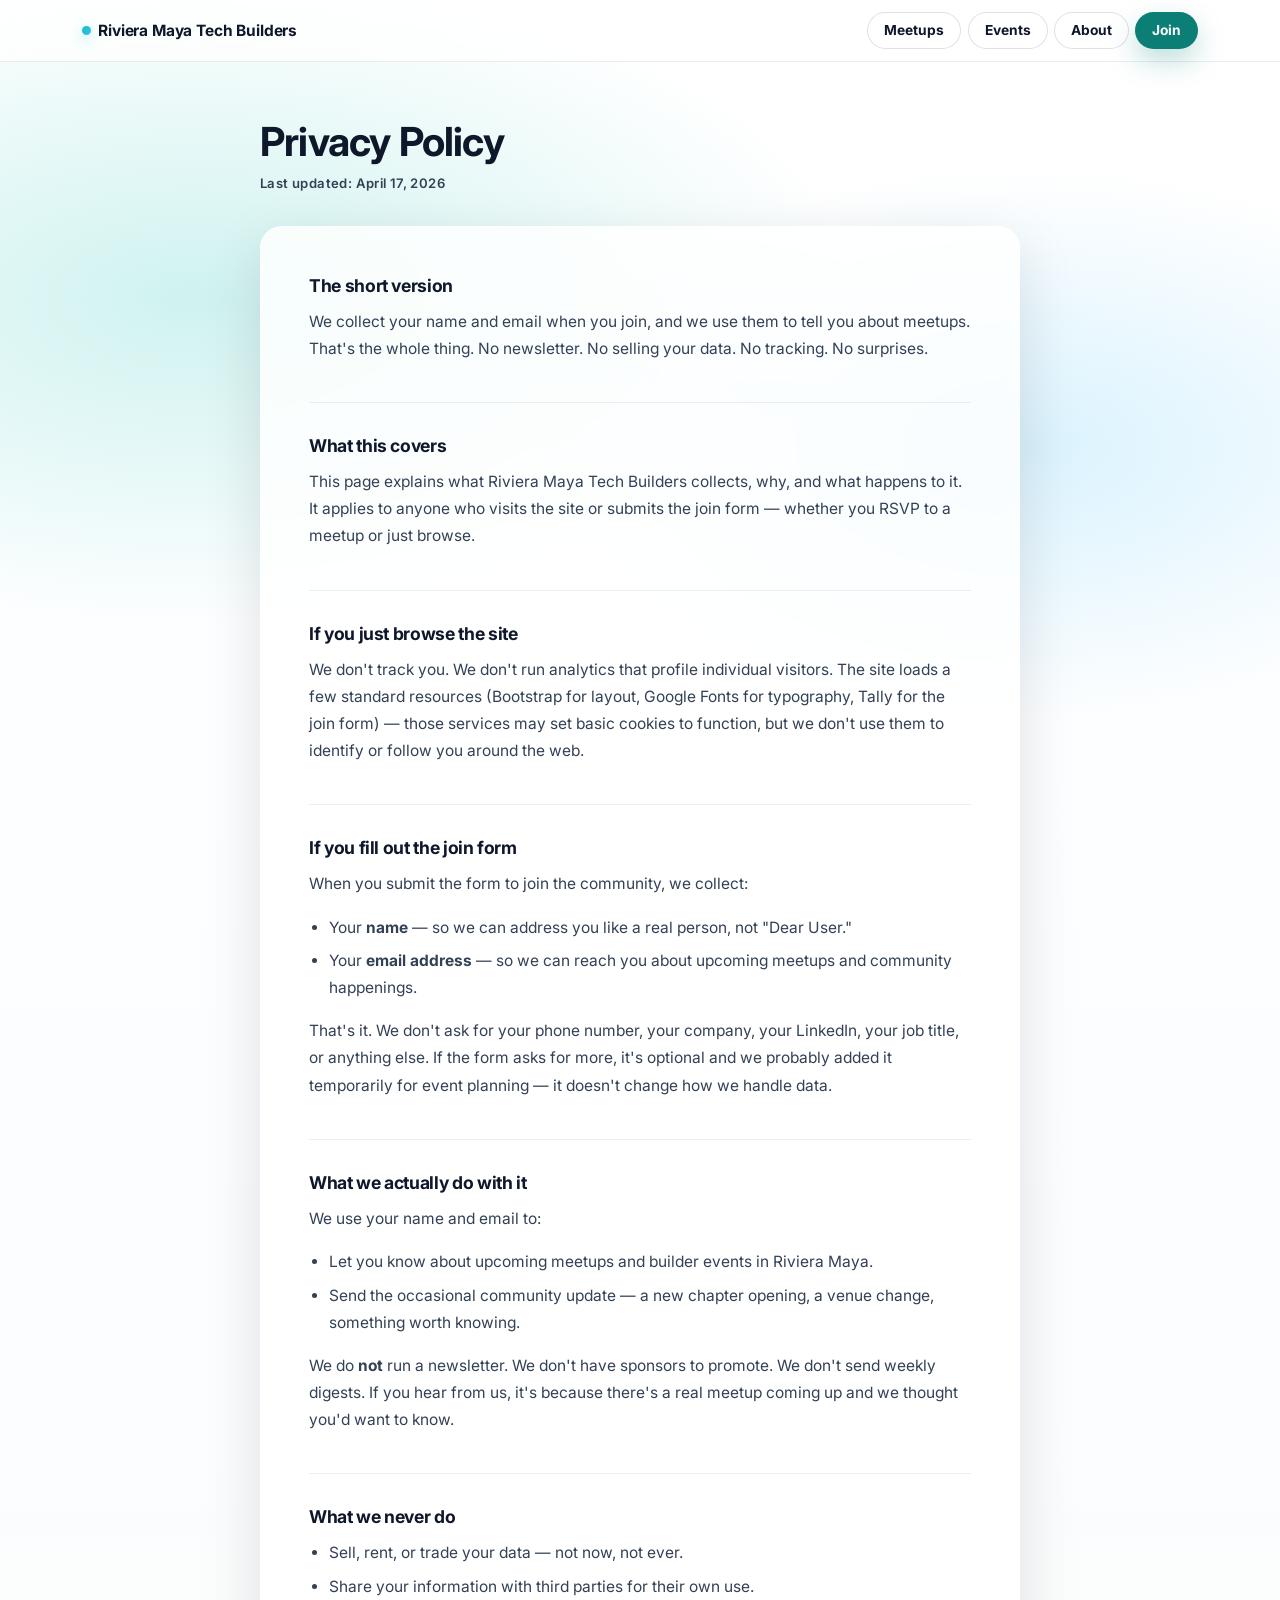
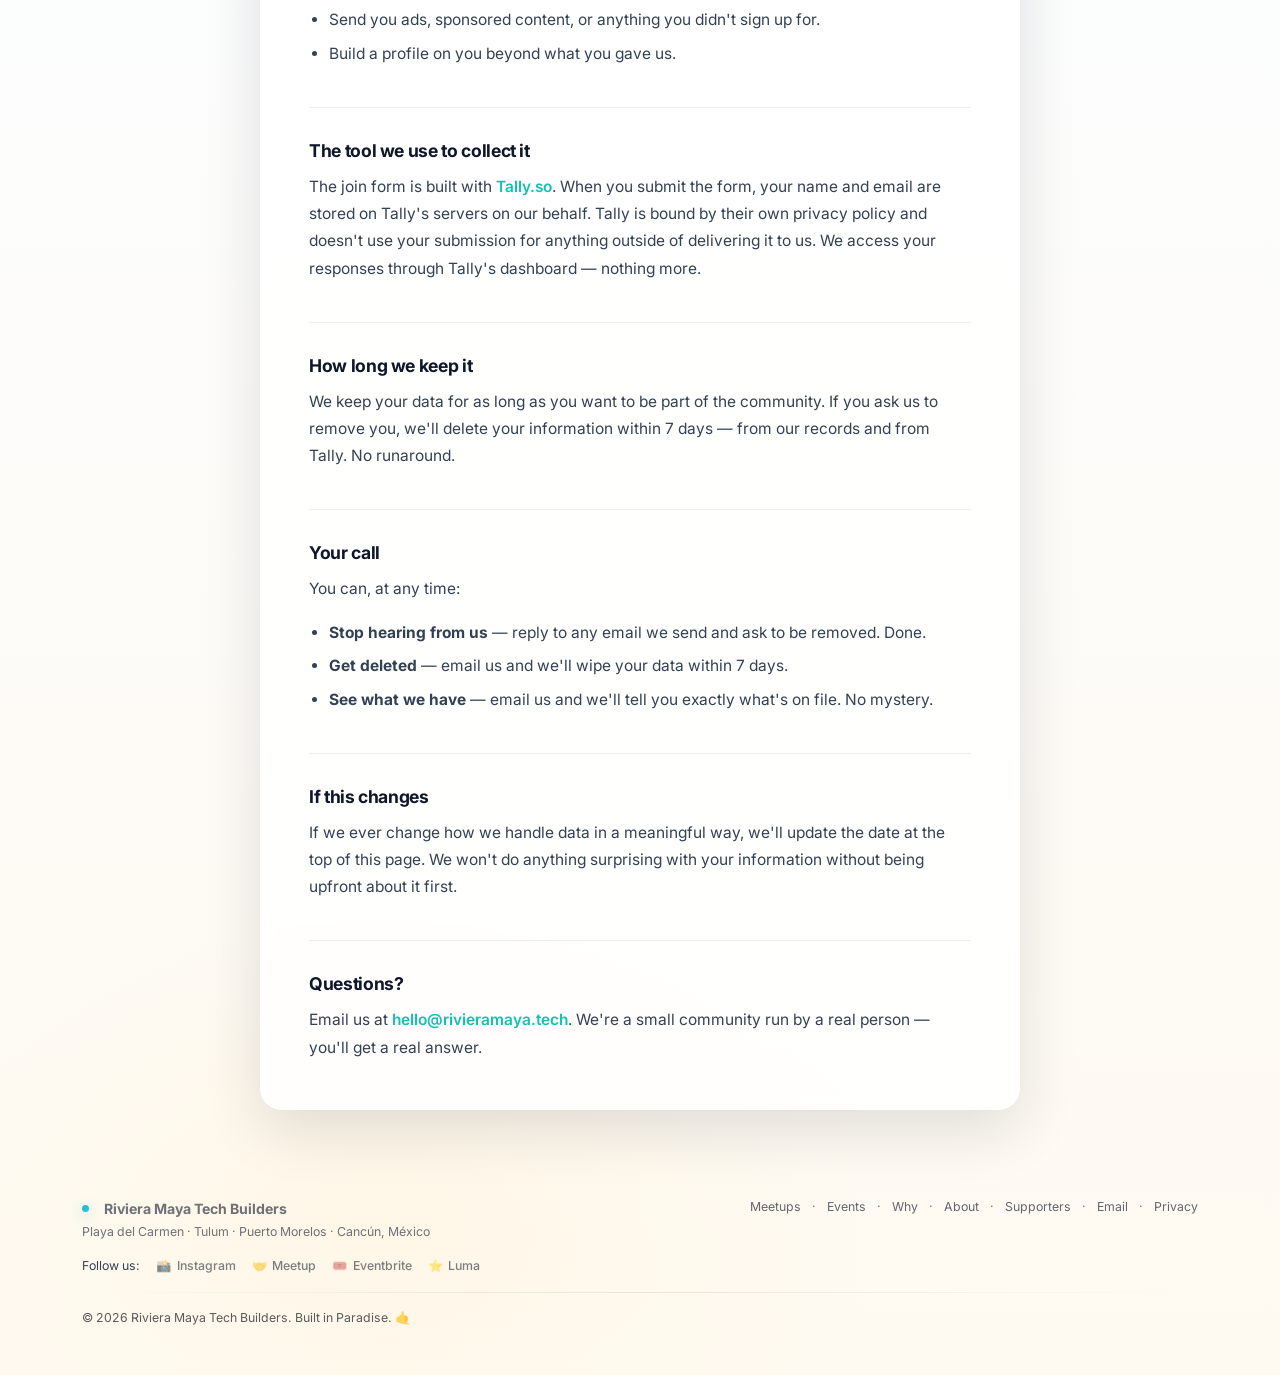
<file: privacy.html>
<!doctype html>
<html lang="en">
<head>
  <meta charset="utf-8" />
  <meta name="viewport" content="width=device-width, initial-scale=1" />

  <title>Privacy Policy | Riviera Maya Tech Builders</title>
  <meta name="description" content="Privacy policy for Riviera Maya Tech Builders. Learn what data we collect, why we collect it, and what we do with it." />
  <meta name="author" content="Riviera Maya Tech Builders" />
  <link rel="canonical" href="https://rivieramaya.tech/privacy" />
  <meta name="robots" content="index, follow" />
  <meta name="theme-color" content="#12c2b3" />

  <link rel="icon" type="image/png" sizes="32x32" href="/assets/favicon-32.png" />
  <link rel="icon" type="image/png" sizes="192x192" href="/assets/icon-192.png" />
  <link rel="apple-touch-icon" sizes="180x180" href="/assets/apple-touch-icon.png" />

  <!-- Bootstrap 5 -->
  <link href="https://cdn.jsdelivr.net/npm/bootstrap@5.3.3/dist/css/bootstrap.min.css" rel="stylesheet" />

  <!-- Fonts -->
  <link rel="preconnect" href="https://fonts.googleapis.com" />
  <link rel="preconnect" href="https://fonts.gstatic.com" crossorigin />
  <link href="https://fonts.googleapis.com/css2?family=Inter:wght@400;500;600;700;800&display=swap" rel="stylesheet" />

  <link rel="stylesheet" href="assets/style.css" />

  <style>
    .privacy-hero {
      padding-top: calc(var(--nav-h) + 3.5rem);
      padding-bottom: 2rem;
    }

    .privacy-body {
      max-width: 760px;
      margin: 0 auto;
    }

    .privacy-section {
      margin-bottom: 2.5rem;
    }

    .privacy-section h2 {
      font-size: 1.1rem;
      font-weight: 700;
      margin-bottom: .75rem;
      color: var(--ink);
    }

    .privacy-section p,
    .privacy-section li {
      color: var(--muted);
      line-height: 1.75;
      font-size: .97rem;
    }

    .privacy-section ul {
      padding-left: 1.25rem;
      margin-bottom: 0;
    }

    .privacy-section ul li {
      margin-bottom: .4rem;
    }

    .privacy-section a {
      color: var(--sea);
      font-weight: 600;
      text-decoration: none;
    }
    .privacy-section a:hover {
      text-decoration: underline;
    }

    .privacy-divider {
      height: 1px;
      background: rgba(15,23,42,.07);
      margin: 2rem 0;
    }

    .last-updated {
      font-size: .82rem;
      font-weight: 600;
      color: var(--muted);
      letter-spacing: .03em;
    }
  </style>
</head>

<body>
  <a href="#main-content" class="skip-link">Skip to main content</a>

  <!-- ════════════════ NAV ════════════════ -->
  <nav class="navbar" id="mainNav" role="navigation" aria-label="Main navigation">
    <div class="container">
      <a class="navbar-brand fw-bold" href="/" aria-label="Riviera Maya Tech Builders – home">
        <span class="brand-dot" aria-hidden="true"></span>
        <span class="brand-name">Riviera Maya Tech Builders</span>
        <span class="brand-name-short">RM Tech Builders</span>
      </a>
      <div class="nav-actions">
        <a class="btn ghost btn-sm" href="/#meetups">Meetups</a>
        <a class="btn ghost btn-sm" href="/events">Events</a>
        <a class="btn ghost btn-sm" href="/#about">About</a>
        <button
          class="btn cta btn-sm"
          data-tally-open="J9OvqK"
          data-tally-layout="modal"
          data-tally-width="374"
          data-tally-emoji-text="👋"
          data-tally-emoji-animation="heart-beat"
          data-tally-auto-close="3000"
          aria-label="Join the community"
        >
          Join
        </button>
      </div>
    </div>
  </nav>

  <!-- ════════════════ MAIN ════════════════ -->
  <main id="main-content">
    <div class="privacy-hero">
      <div class="container">
        <div class="privacy-body fade-up visible">
          <h1 class="fw-bold mb-2">Privacy Policy</h1>
          <p class="last-updated mb-0">Last updated: April 17, 2026</p>
        </div>
      </div>
    </div>

    <section class="section pt-0 pb-5" aria-label="Privacy policy content">
      <div class="container">
        <div class="glass p-4 p-md-5 privacy-body fade-up visible">

          <!-- The short version -->
          <div class="privacy-section">
            <h2>The short version</h2>
            <p>
              We collect your name and email when you join, and we use them to tell you about meetups. That's the whole thing.
              No newsletter. No selling your data. No tracking. No surprises.
            </p>
          </div>

          <div class="privacy-divider"></div>

          <!-- What this covers -->
          <div class="privacy-section">
            <h2>What this covers</h2>
            <p>
              This page explains what Riviera Maya Tech Builders collects, why, and what happens to it.
              It applies to anyone who visits the site or submits the join form — whether you RSVP to a meetup or just browse.
            </p>
          </div>

          <div class="privacy-divider"></div>

          <!-- If you just browse -->
          <div class="privacy-section">
            <h2>If you just browse the site</h2>
            <p>
              We don't track you. We don't run analytics that profile individual visitors. The site loads a few standard resources
              (Bootstrap for layout, Google Fonts for typography, Tally for the join form) — those services may set basic
              cookies to function, but we don't use them to identify or follow you around the web.
            </p>
          </div>

          <div class="privacy-divider"></div>

          <!-- If you fill out the join form -->
          <div class="privacy-section">
            <h2>If you fill out the join form</h2>
            <p>When you submit the form to join the community, we collect:</p>
            <ul>
              <li>Your <strong>name</strong> — so we can address you like a real person, not "Dear User."</li>
              <li>Your <strong>email address</strong> — so we can reach you about upcoming meetups and community happenings.</li>
            </ul>
            <p class="mt-3 mb-0">
              That's it. We don't ask for your phone number, your company, your LinkedIn, your job title, or anything else.
              If the form asks for more, it's optional and we probably added it temporarily for event planning — it doesn't change how we handle data.
            </p>
          </div>

          <div class="privacy-divider"></div>

          <!-- What we actually do with it -->
          <div class="privacy-section">
            <h2>What we actually do with it</h2>
            <p>We use your name and email to:</p>
            <ul>
              <li>Let you know about upcoming meetups and builder events in Riviera Maya.</li>
              <li>Send the occasional community update — a new chapter opening, a venue change, something worth knowing.</li>
            </ul>
            <p class="mt-3 mb-0">
              We do <strong>not</strong> run a newsletter. We don't have sponsors to promote. We don't send weekly digests.
              If you hear from us, it's because there's a real meetup coming up and we thought you'd want to know.
            </p>
          </div>

          <div class="privacy-divider"></div>

          <!-- What we never do -->
          <div class="privacy-section">
            <h2>What we never do</h2>
            <ul>
              <li>Sell, rent, or trade your data — not now, not ever.</li>
              <li>Share your information with third parties for their own use.</li>
              <li>Send you ads, sponsored content, or anything you didn't sign up for.</li>
              <li>Build a profile on you beyond what you gave us.</li>
            </ul>
          </div>

          <div class="privacy-divider"></div>

          <!-- The tool we use to collect it -->
          <div class="privacy-section">
            <h2>The tool we use to collect it</h2>
            <p>
              The join form is built with <a href="https://tally.so/help/privacy-policy" target="_blank" rel="noopener noreferrer">Tally.so</a>.
              When you submit the form, your name and email are stored on Tally's servers on our behalf.
              Tally is bound by their own privacy policy and doesn't use your submission for anything outside of delivering it to us.
              We access your responses through Tally's dashboard — nothing more.
            </p>
          </div>

          <div class="privacy-divider"></div>

          <!-- How long we keep it -->
          <div class="privacy-section">
            <h2>How long we keep it</h2>
            <p>
              We keep your data for as long as you want to be part of the community. If you ask us to remove you,
              we'll delete your information within 7 days — from our records and from Tally. No runaround.
            </p>
          </div>

          <div class="privacy-divider"></div>

          <!-- Your call -->
          <div class="privacy-section">
            <h2>Your call</h2>
            <p>You can, at any time:</p>
            <ul>
              <li><strong>Stop hearing from us</strong> — reply to any email we send and ask to be removed. Done.</li>
              <li><strong>Get deleted</strong> — email us and we'll wipe your data within 7 days.</li>
              <li><strong>See what we have</strong> — email us and we'll tell you exactly what's on file. No mystery.</li>
            </ul>
          </div>

          <div class="privacy-divider"></div>

          <!-- If this changes -->
          <div class="privacy-section">
            <h2>If this changes</h2>
            <p>
              If we ever change how we handle data in a meaningful way, we'll update the date at the top of this page.
              We won't do anything surprising with your information without being upfront about it first.
            </p>
          </div>

          <div class="privacy-divider"></div>

          <!-- Questions -->
          <div class="privacy-section mb-0">
            <h2>Questions?</h2>
            <p class="mb-0">
              Email us at <a href="mailto:hello@rivieramaya.tech">hello@rivieramaya.tech</a>.
              We're a small community run by a real person — you'll get a real answer.
            </p>
          </div>

        </div>
      </div>
    </section>
  </main>

  <!-- ════════════════ FOOTER ════════════════ -->
  <footer role="contentinfo">
    <div class="container">
      <div class="d-flex flex-column flex-md-row justify-content-between align-items-start gap-3">
        <div>
          <div class="d-flex align-items-center gap-2 mb-1">
            <span class="brand-dot" style="width:7px;height:7px" aria-hidden="true"></span>
            <span class="fw-bold">Riviera Maya Tech Builders</span>
          </div>
          <div class="small">Playa del Carmen · Tulum · Puerto Morelos · Cancún, México</div>
        </div>

        <nav class="small" aria-label="Footer navigation">
          <a href="/#meetups">Meetups</a>
          <span class="mx-2" aria-hidden="true">·</span>
          <a href="/events">Events</a>
          <span class="mx-2" aria-hidden="true">·</span>
          <a href="/#why">Why</a>
          <span class="mx-2" aria-hidden="true">·</span>
          <a href="/#about">About</a>
          <span class="mx-2" aria-hidden="true">·</span>
          <a href="/#supporters">Supporters</a>
          <span class="mx-2" aria-hidden="true">·</span>
          <a href="mailto:hello@rivieramaya.tech">Email</a>
          <span class="mx-2" aria-hidden="true">·</span>
          <a href="/privacy" aria-current="page">Privacy</a>
        </nav>
      </div>

      <div class="mt-3 d-flex flex-wrap align-items-center gap-3">
        <span class="small" style="color:var(--muted)">Follow us:</span>
        <a class="social-link small"
          href="https://www.instagram.com/rivieramayatech"
          target="_blank" rel="me noopener noreferrer"
          aria-label="Riviera Maya Tech Builders on Instagram">
          <span aria-hidden="true">📸</span> Instagram
        </a>
        <a class="social-link small"
          href="https://www.meetup.com/riviera-maya-tech-builders/"
          target="_blank" rel="me noopener noreferrer"
          aria-label="Riviera Maya Tech Builders on Meetup">
          <span aria-hidden="true">🤝</span> Meetup
        </a>
        <a class="social-link small"
          href="https://www.eventbrite.com.mx/o/120842868943"
          target="_blank" rel="me noopener noreferrer"
          aria-label="Riviera Maya Tech Builders on Eventbrite">
          <span aria-hidden="true">🎟️</span> Eventbrite
        </a>
        <a class="social-link small"
          href="https://luma.com/rivieramayatech"
          target="_blank" rel="me noopener noreferrer"
          aria-label="Riviera Maya Tech Builders on Luma">
          <span aria-hidden="true">⭐</span> Luma
        </a>
      </div>

      <div class="soft-divider my-3"></div>

      <div class="small text-muted">
        © <span id="year"></span> Riviera Maya Tech Builders. Built in Paradise. 🤙
      </div>
    </div>
  </footer>

  <script>
    document.getElementById("year").textContent = new Date().getFullYear();

    const nav = document.getElementById("mainNav");
    window.addEventListener("scroll", () => {
      nav.classList.toggle("scrolled", window.scrollY > 20);
    }, { passive: true });
  </script>
</body>
</html>
</file>
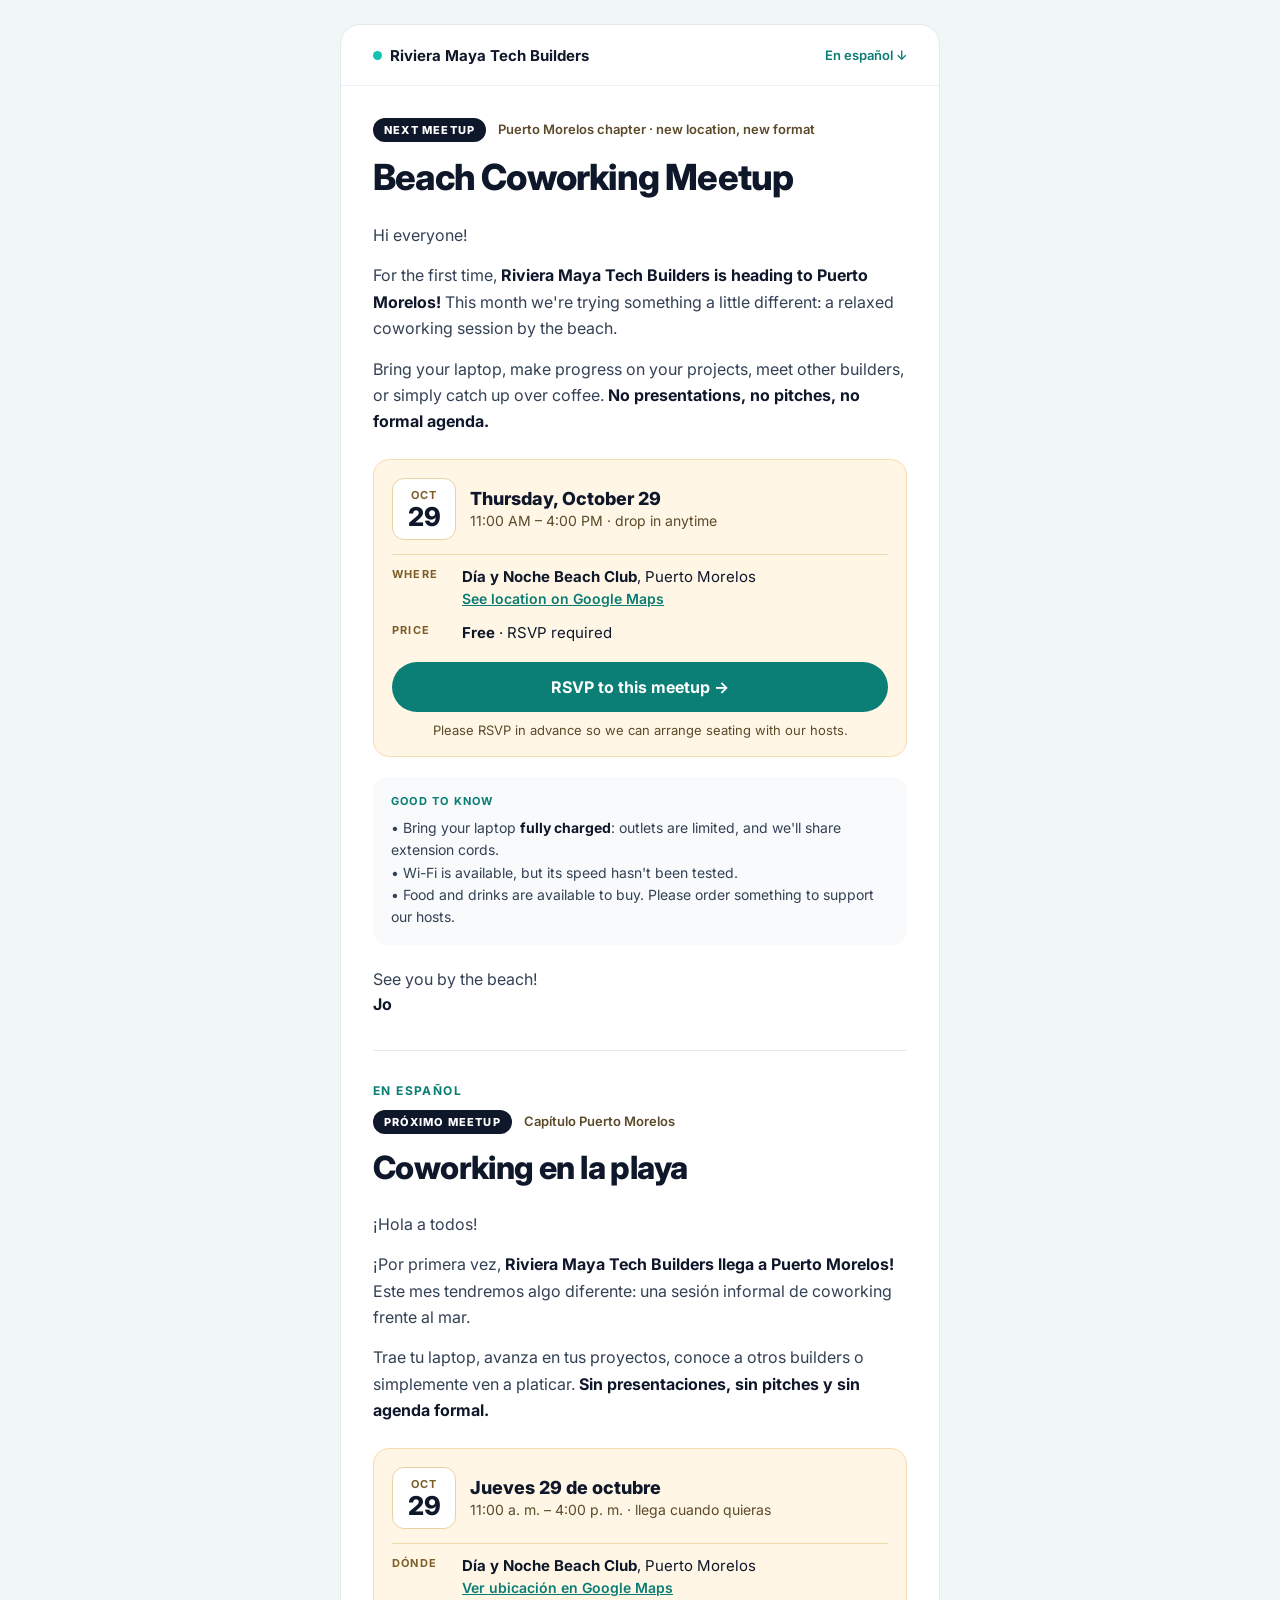
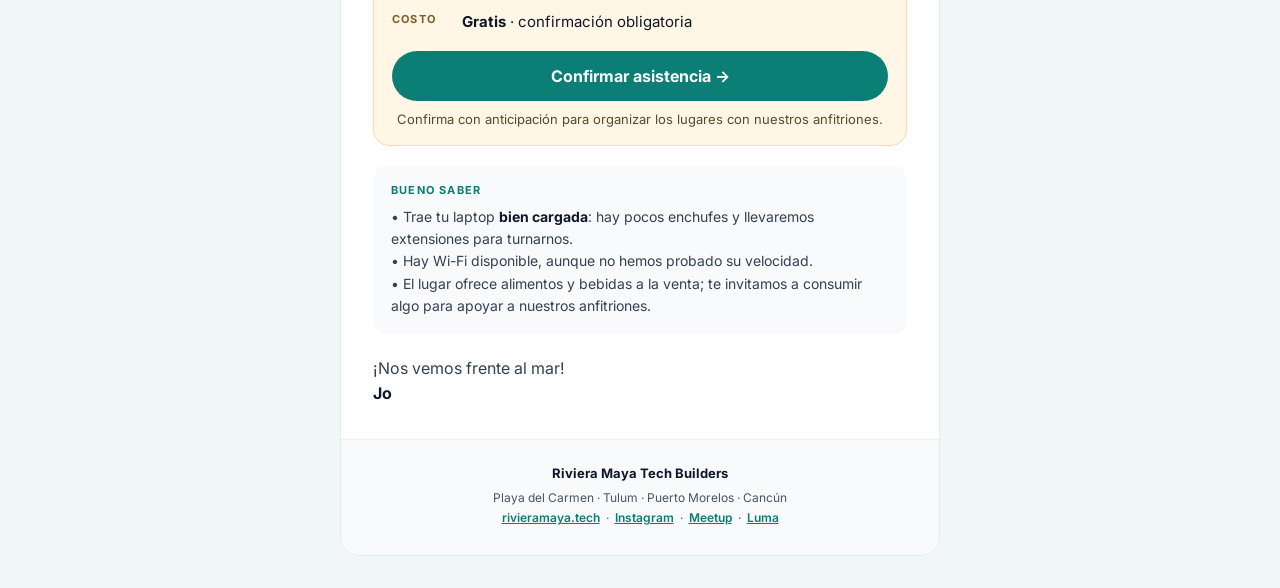
<file: emails/2026-10-29-puerto-morelos-beach-coworking.html>
<!doctype html>
<html lang="en" xmlns="http://www.w3.org/1999/xhtml">
<head>
<meta charset="utf-8">
<meta name="viewport" content="width=device-width, initial-scale=1">
<meta name="x-apple-disable-message-reformatting">
<meta name="color-scheme" content="light">
<meta name="supported-color-schemes" content="light">
<meta name="robots" content="noindex">
<title>Beach Coworking Meetup · Puerto Morelos | Riviera Maya Tech Builders</title>
<link href="https://fonts.googleapis.com/css2?family=Inter:wght@400;600;700;800&amp;display=swap" rel="stylesheet">
<style>
  body { margin:0; padding:0; -webkit-text-size-adjust:100%; }
  a { color:#0a7d74; }
  @media (max-width: 620px) {
    .px { padding-left:20px !important; padding-right:20px !important; }
    .h1 { font-size:30px !important; }
    .stack { display:block !important; width:100% !important; }
    .btn a { display:block !important; }
    .sub { display:block !important; margin:8px 0 0 !important; }
  }
</style>
</head>
<body style="margin:0;padding:0;background-color:#f1f7f6;">

<!-- Preheader (inbox preview text) -->
<div style="display:none;font-size:1px;color:#f1f7f6;line-height:1px;max-height:0;max-width:0;opacity:0;overflow:hidden;">Our first Puerto Morelos meetup: Thursday, Oct 29 from 11 AM. Bring your laptop. Free, RSVP required.</div>

<table role="presentation" cellpadding="0" cellspacing="0" border="0" width="100%" style="background-color:#f1f7f6;">
<tr><td align="center" style="padding:24px 12px 32px;">

<table role="presentation" cellpadding="0" cellspacing="0" border="0" width="600" style="width:100%;max-width:600px;background-color:#ffffff;border:1px solid #e3eaee;border-radius:20px;border-collapse:separate;overflow:hidden;font-family:Inter,'Helvetica Neue',Helvetica,Arial,sans-serif;color:#0f172a;">

  <!-- Brand bar -->
  <tr><td class="px" style="padding:20px 32px;border-bottom:1px solid #eef2f5;">
    <table role="presentation" width="100%" cellpadding="0" cellspacing="0" border="0"><tr>
      <td style="font-size:15px;font-weight:700;color:#0f172a;">
        <span style="display:inline-block;width:9px;height:9px;border-radius:9px;background-color:#12c2b3;vertical-align:middle;margin-right:8px;"></span><a href="https://rivieramaya.tech/" style="color:#0f172a;text-decoration:none;vertical-align:middle;">Riviera Maya Tech Builders</a>
      </td>
      <td align="right" style="font-size:13px;font-weight:600;"><a href="#es" style="color:#0a7d74;text-decoration:none;">En español ↓</a></td>
    </tr></table>
  </td></tr>

  <!-- ===================== ENGLISH ===================== -->
  <tr><td class="px" style="padding:32px 32px 8px;">
    <span style="display:inline-block;padding:5px 11px;border-radius:999px;background-color:#0f172a;color:#ffffff;font-size:11px;font-weight:800;letter-spacing:1.2px;">NEXT MEETUP</span>
    <span class="sub" style="display:inline-block;margin-left:8px;font-size:13px;font-weight:600;color:#5b4a2a;">Puerto Morelos chapter · new location, new format</span>
    <h1 class="h1" style="margin:16px 0 0;font-size:36px;line-height:1.1;font-weight:800;letter-spacing:-0.8px;color:#0f172a;">Beach Coworking Meetup</h1>
  </td></tr>

  <tr><td class="px" style="padding:16px 32px 0;font-size:16px;line-height:1.65;color:#334155;">
    <p style="margin:0 0 14px;">Hi everyone!</p>
    <p style="margin:0 0 14px;">For the first time, <strong style="color:#0f172a;">Riviera Maya Tech Builders is heading to Puerto Morelos!</strong> This month we're trying something a little different: a relaxed coworking session by the beach.</p>
    <p style="margin:0;">Bring your laptop, make progress on your projects, meet other builders, or simply catch up over coffee. <strong style="color:#0f172a;">No presentations, no pitches, no formal agenda.</strong></p>
  </td></tr>

  <!-- Event card -->
  <tr><td class="px" style="padding:24px 32px 0;">
    <table role="presentation" width="100%" cellpadding="0" cellspacing="0" border="0" style="background-color:#fff6e5;border:1px solid #f6dcae;border-radius:16px;border-collapse:separate;">
      <tr><td style="padding:18px;">
        <table role="presentation" width="100%" cellpadding="0" cellspacing="0" border="0"><tr>
          <td width="64" valign="top" style="width:64px;">
            <table role="presentation" width="64" cellpadding="0" cellspacing="0" border="0" style="background-color:#ffffff;border:1px solid #ead2a4;border-radius:12px;border-collapse:separate;">
              <tr><td align="center" style="padding:9px 0 2px;font-size:11px;font-weight:700;letter-spacing:1.2px;color:#7c5e2a;">OCT</td></tr>
              <tr><td align="center" style="padding:0 0 9px;font-size:26px;line-height:1;font-weight:800;color:#0f172a;">29</td></tr>
            </table>
          </td>
          <td valign="middle" style="padding-left:14px;">
            <div style="font-size:18px;font-weight:800;color:#0f172a;">Thursday, October 29</div>
            <div style="font-size:14px;color:#5b4a2a;margin-top:3px;">11:00 AM – 4:00 PM · drop in anytime</div>
          </td>
        </tr></table>

        <table role="presentation" width="100%" cellpadding="0" cellspacing="0" border="0" style="margin-top:14px;border-top:1px solid #f0d9ae;">
          <tr>
            <td width="70" valign="top" style="padding:12px 0 0;font-size:11px;font-weight:700;letter-spacing:1.2px;color:#7c5e2a;">WHERE</td>
            <td valign="top" style="padding:11px 0 0;font-size:15px;line-height:1.5;color:#0f172a;"><strong>Día y Noche Beach Club</strong>, Puerto Morelos<br><a href="https://maps.app.goo.gl/SbptzgmkFLexgJHv6" style="color:#0a7d74;font-size:14px;font-weight:600;">See location on Google Maps</a></td>
          </tr>
          <tr>
            <td width="70" valign="top" style="padding:12px 0 0;font-size:11px;font-weight:700;letter-spacing:1.2px;color:#7c5e2a;">PRICE</td>
            <td valign="top" style="padding:11px 0 0;font-size:15px;line-height:1.5;color:#0f172a;"><strong>Free</strong> · RSVP required</td>
          </tr>
        </table>

        <!-- Button -->
        <table role="presentation" width="100%" cellpadding="0" cellspacing="0" border="0" style="margin-top:18px;"><tr>
          <td class="btn" align="center" bgcolor="#0b7f76" style="border-radius:999px;background-color:#0b7f76;">
            <a href="https://luma.com/9oxpor7z" style="display:inline-block;padding:15px 28px;font-size:16px;font-weight:700;color:#ffffff;text-decoration:none;border-radius:999px;">RSVP to this meetup →</a>
          </td>
        </tr></table>
        <p style="margin:10px 0 0;text-align:center;font-size:13px;color:#5b4a2a;">Please RSVP in advance so we can arrange seating with our hosts.</p>
      </td></tr>
    </table>
  </td></tr>

  <!-- Good to know -->
  <tr><td class="px" style="padding:20px 32px 0;">
    <table role="presentation" width="100%" cellpadding="0" cellspacing="0" border="0" style="background-color:#f8fafc;border-radius:14px;border-collapse:separate;">
      <tr><td style="padding:16px 18px;font-size:14px;line-height:1.6;color:#334155;">
        <div style="font-size:11px;font-weight:700;letter-spacing:1.2px;color:#0a7d74;margin-bottom:6px;">GOOD TO KNOW</div>
        • Bring your laptop <strong style="color:#0f172a;">fully charged</strong>: outlets are limited, and we'll share extension cords.<br>
        • Wi-Fi is available, but its speed hasn't been tested.<br>
        • Food and drinks are available to buy. Please order something to support our hosts.
      </td></tr>
    </table>
  </td></tr>

  <tr><td class="px" style="padding:22px 32px 32px;font-size:16px;line-height:1.6;color:#334155;">
    See you by the beach!<br><strong style="color:#0f172a;">Jo</strong>
  </td></tr>

  <!-- Divider -->
  <tr><td class="px" style="padding:0 32px;"><table role="presentation" width="100%" cellpadding="0" cellspacing="0" border="0"><tr><td style="border-top:1px solid #e3eaee;font-size:0;line-height:0;">&nbsp;</td></tr></table></td></tr>

  <!-- ===================== ESPAÑOL ===================== -->
  <tr><td class="px" style="padding:32px 32px 8px;">
    <a id="es" name="es"></a>
    <div style="font-size:12px;font-weight:700;letter-spacing:1.4px;color:#0a7d74;margin-bottom:12px;">EN ESPAÑOL</div>
    <span style="display:inline-block;padding:5px 11px;border-radius:999px;background-color:#0f172a;color:#ffffff;font-size:11px;font-weight:800;letter-spacing:1.2px;">PRÓXIMO MEETUP</span>
    <span class="sub" style="display:inline-block;margin-left:8px;font-size:13px;font-weight:600;color:#5b4a2a;">Capítulo Puerto Morelos</span>
    <h2 class="h1" style="margin:16px 0 0;font-size:32px;line-height:1.15;font-weight:800;letter-spacing:-0.6px;color:#0f172a;">Coworking en la playa</h2>
  </td></tr>

  <tr><td class="px" style="padding:16px 32px 0;font-size:16px;line-height:1.65;color:#334155;">
    <p style="margin:0 0 14px;">¡Hola a todos!</p>
    <p style="margin:0 0 14px;">¡Por primera vez, <strong style="color:#0f172a;">Riviera Maya Tech Builders llega a Puerto Morelos!</strong> Este mes tendremos algo diferente: una sesión informal de coworking frente al mar.</p>
    <p style="margin:0;">Trae tu laptop, avanza en tus proyectos, conoce a otros builders o simplemente ven a platicar. <strong style="color:#0f172a;">Sin presentaciones, sin pitches y sin agenda formal.</strong></p>
  </td></tr>

  <tr><td class="px" style="padding:24px 32px 0;">
    <table role="presentation" width="100%" cellpadding="0" cellspacing="0" border="0" style="background-color:#fff6e5;border:1px solid #f6dcae;border-radius:16px;border-collapse:separate;">
      <tr><td style="padding:18px;">
        <table role="presentation" width="100%" cellpadding="0" cellspacing="0" border="0"><tr>
          <td width="64" valign="top" style="width:64px;">
            <table role="presentation" width="64" cellpadding="0" cellspacing="0" border="0" style="background-color:#ffffff;border:1px solid #ead2a4;border-radius:12px;border-collapse:separate;">
              <tr><td align="center" style="padding:9px 0 2px;font-size:11px;font-weight:700;letter-spacing:1.2px;color:#7c5e2a;">OCT</td></tr>
              <tr><td align="center" style="padding:0 0 9px;font-size:26px;line-height:1;font-weight:800;color:#0f172a;">29</td></tr>
            </table>
          </td>
          <td valign="middle" style="padding-left:14px;">
            <div style="font-size:18px;font-weight:800;color:#0f172a;">Jueves 29 de octubre</div>
            <div style="font-size:14px;color:#5b4a2a;margin-top:3px;">11:00 a. m. – 4:00 p. m. · llega cuando quieras</div>
          </td>
        </tr></table>

        <table role="presentation" width="100%" cellpadding="0" cellspacing="0" border="0" style="margin-top:14px;border-top:1px solid #f0d9ae;">
          <tr>
            <td width="70" valign="top" style="padding:12px 0 0;font-size:11px;font-weight:700;letter-spacing:1.2px;color:#7c5e2a;">DÓNDE</td>
            <td valign="top" style="padding:11px 0 0;font-size:15px;line-height:1.5;color:#0f172a;"><strong>Día y Noche Beach Club</strong>, Puerto Morelos<br><a href="https://maps.app.goo.gl/SbptzgmkFLexgJHv6" style="color:#0a7d74;font-size:14px;font-weight:600;">Ver ubicación en Google Maps</a></td>
          </tr>
          <tr>
            <td width="70" valign="top" style="padding:12px 0 0;font-size:11px;font-weight:700;letter-spacing:1.2px;color:#7c5e2a;">COSTO</td>
            <td valign="top" style="padding:11px 0 0;font-size:15px;line-height:1.5;color:#0f172a;"><strong>Gratis</strong> · confirmación obligatoria</td>
          </tr>
        </table>

        <table role="presentation" width="100%" cellpadding="0" cellspacing="0" border="0" style="margin-top:18px;"><tr>
          <td class="btn" align="center" bgcolor="#0b7f76" style="border-radius:999px;background-color:#0b7f76;">
            <a href="https://luma.com/9oxpor7z" style="display:inline-block;padding:15px 28px;font-size:16px;font-weight:700;color:#ffffff;text-decoration:none;border-radius:999px;">Confirmar asistencia →</a>
          </td>
        </tr></table>
        <p style="margin:10px 0 0;text-align:center;font-size:13px;color:#5b4a2a;">Confirma con anticipación para organizar los lugares con nuestros anfitriones.</p>
      </td></tr>
    </table>
  </td></tr>

  <tr><td class="px" style="padding:20px 32px 0;">
    <table role="presentation" width="100%" cellpadding="0" cellspacing="0" border="0" style="background-color:#f8fafc;border-radius:14px;border-collapse:separate;">
      <tr><td style="padding:16px 18px;font-size:14px;line-height:1.6;color:#334155;">
        <div style="font-size:11px;font-weight:700;letter-spacing:1.2px;color:#0a7d74;margin-bottom:6px;">BUENO SABER</div>
        • Trae tu laptop <strong style="color:#0f172a;">bien cargada</strong>: hay pocos enchufes y llevaremos extensiones para turnarnos.<br>
        • Hay Wi-Fi disponible, aunque no hemos probado su velocidad.<br>
        • El lugar ofrece alimentos y bebidas a la venta; te invitamos a consumir algo para apoyar a nuestros anfitriones.
      </td></tr>
    </table>
  </td></tr>

  <tr><td class="px" style="padding:22px 32px 32px;font-size:16px;line-height:1.6;color:#334155;">
    ¡Nos vemos frente al mar!<br><strong style="color:#0f172a;">Jo</strong>
  </td></tr>

  <!-- Footer -->
  <tr><td class="px" style="padding:22px 32px 26px;background-color:#f8fafc;border-top:1px solid #eef2f5;font-size:12px;line-height:1.7;color:#475569;text-align:center;">
    <div style="font-size:13px;font-weight:700;color:#0f172a;margin-bottom:4px;">Riviera Maya Tech Builders</div>
    Playa del Carmen · Tulum · Puerto Morelos · Cancún<br>
    <a href="https://rivieramaya.tech/" style="color:#0a7d74;font-weight:600;">rivieramaya.tech</a> &nbsp;·&nbsp;
    <a href="https://www.instagram.com/rivieramayatech" style="color:#0a7d74;font-weight:600;">Instagram</a> &nbsp;·&nbsp;
    <a href="https://www.meetup.com/riviera-maya-tech-builders/" style="color:#0a7d74;font-weight:600;">Meetup</a> &nbsp;·&nbsp;
    <a href="https://luma.com/rivieramayatech" style="color:#0a7d74;font-weight:600;">Luma</a>
    <!-- Add your mailing-list unsubscribe link here, e.g. <br><a href="{{UNSUBSCRIBE_URL}}" style="color:#475569;">Unsubscribe</a> -->
  </td></tr>

</table>

</td></tr>
</table>
</body>
</html>
</file>
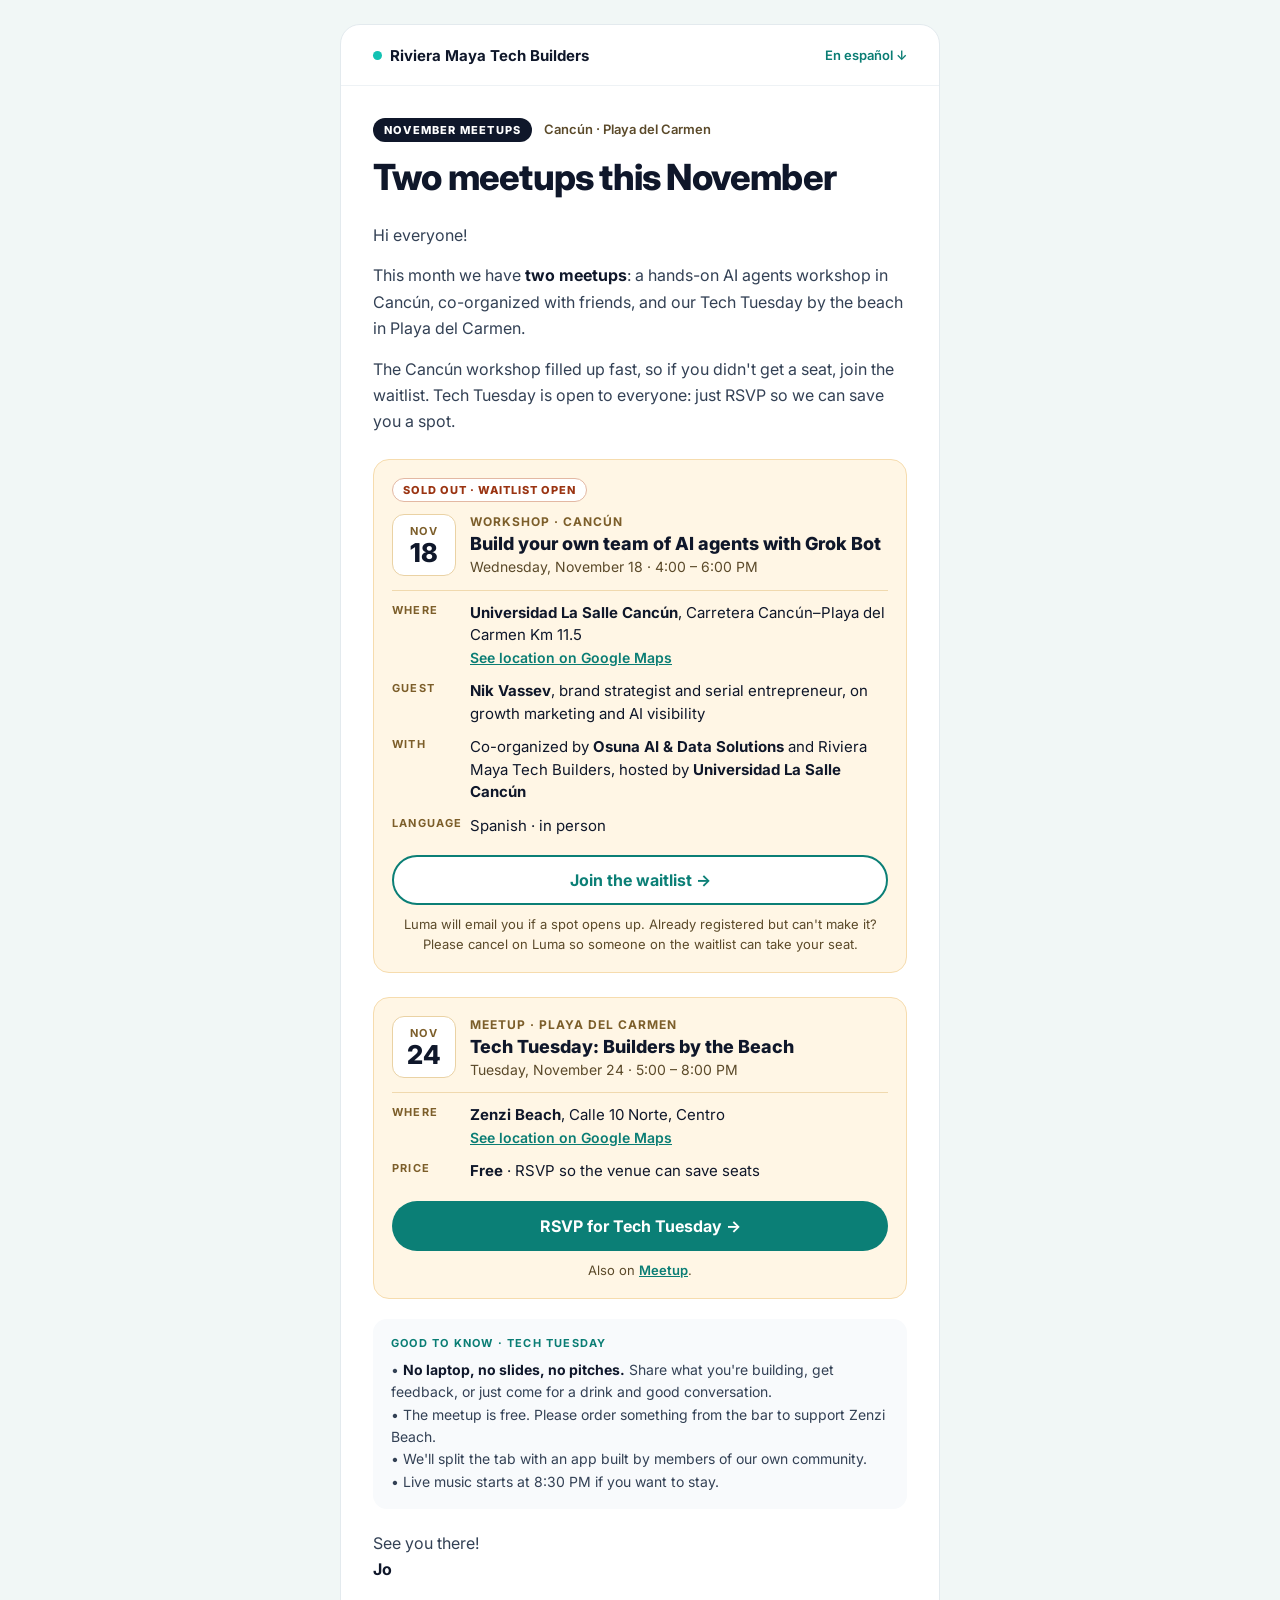
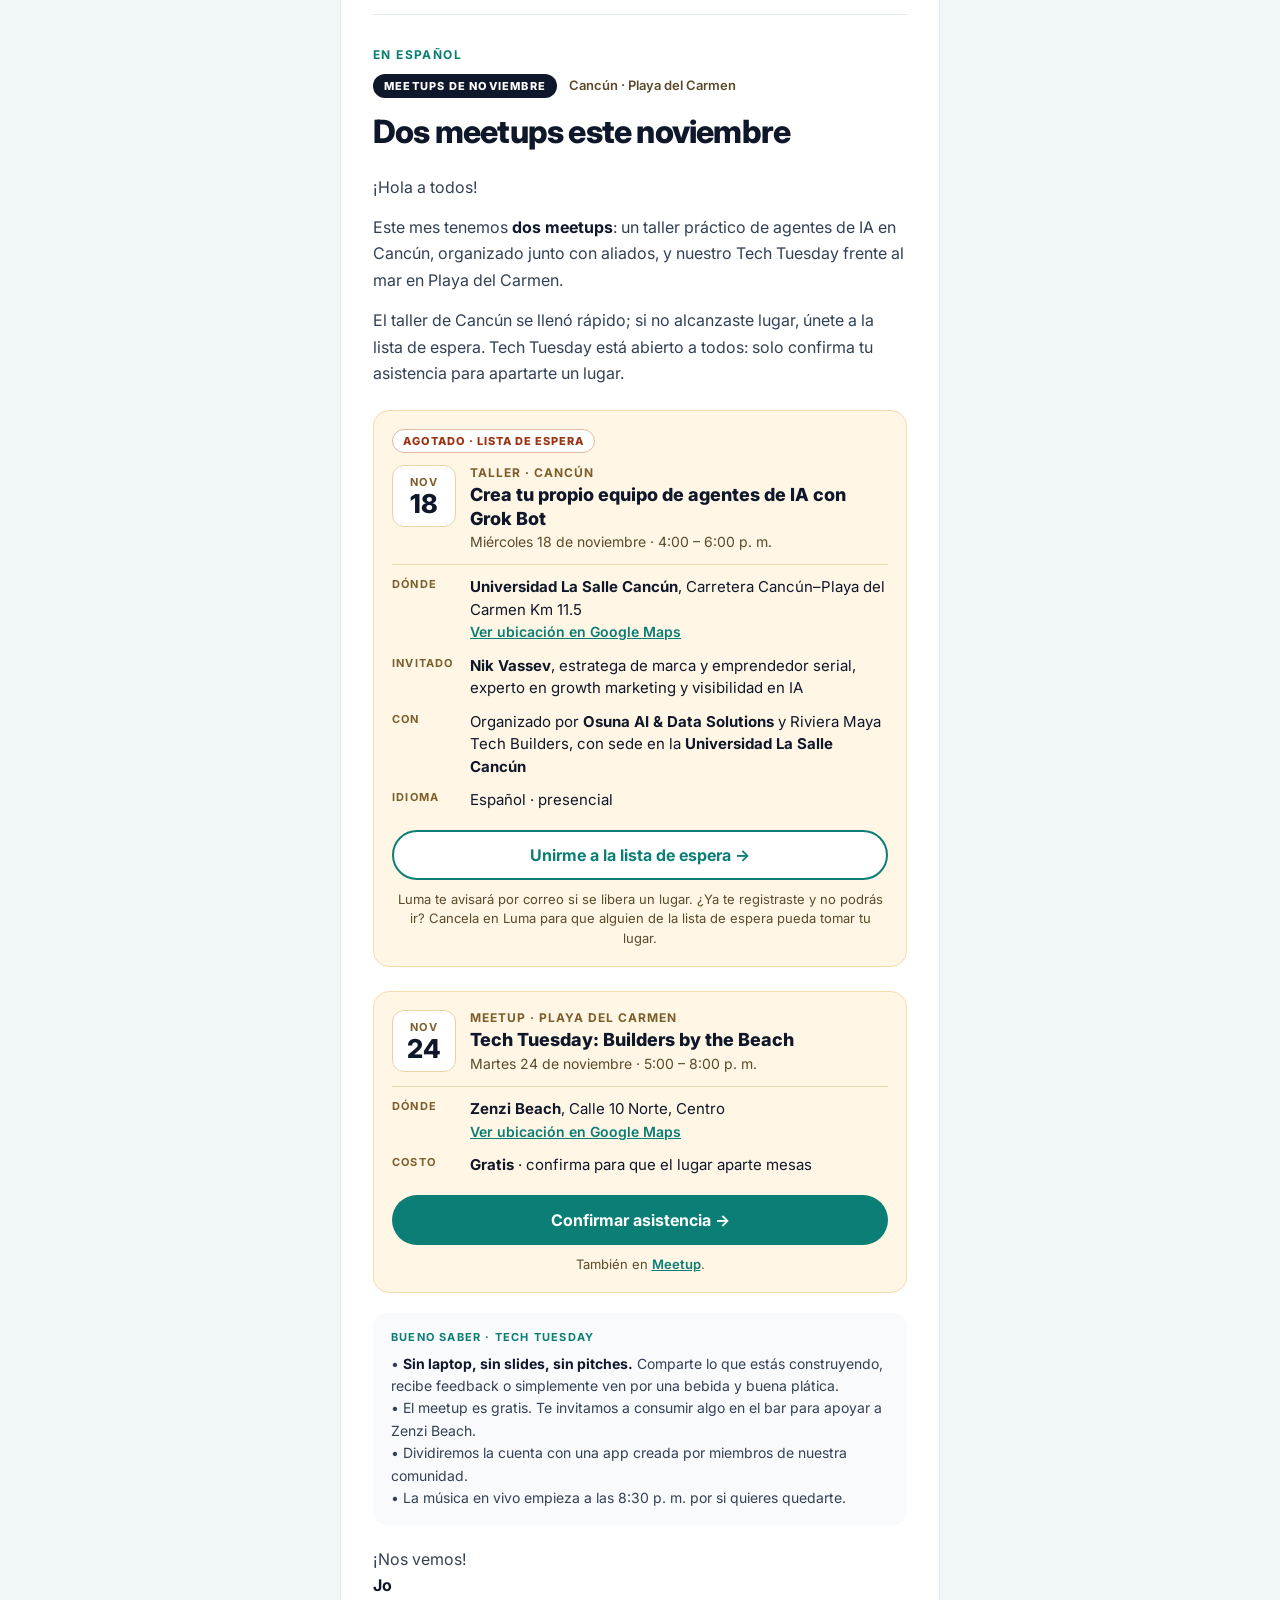
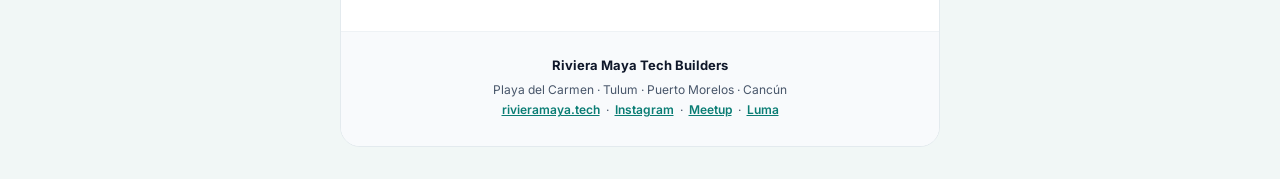
<file: emails/2026-11-november-meetups.html>
<!doctype html>
<html lang="en" xmlns="http://www.w3.org/1999/xhtml">
<head>
<meta charset="utf-8">
<meta name="viewport" content="width=device-width, initial-scale=1">
<meta name="x-apple-disable-message-reformatting">
<meta name="color-scheme" content="light">
<meta name="supported-color-schemes" content="light">
<meta name="robots" content="noindex">
<title>November meetups · Cancún &amp; Playa del Carmen | Riviera Maya Tech Builders</title>
<link href="https://fonts.googleapis.com/css2?family=Inter:wght@400;600;700;800&amp;display=swap" rel="stylesheet">
<style>
  body { margin:0; padding:0; -webkit-text-size-adjust:100%; }
  a { color:#0a7d74; }
  @media (max-width: 620px) {
    .px { padding-left:20px !important; padding-right:20px !important; }
    .h1 { font-size:30px !important; }
    .stack { display:block !important; width:100% !important; }
    .btn a { display:block !important; }
    .sub { display:block !important; margin:8px 0 0 !important; }
  }
</style>
</head>
<body style="margin:0;padding:0;background-color:#f1f7f6;">

<!-- Preheader (inbox preview text) -->
<div style="display:none;font-size:1px;color:#f1f7f6;line-height:1px;max-height:0;max-width:0;opacity:0;overflow:hidden;">Two November meetups: AI agents workshop in Cancún (waitlist open) and Tech Tuesday by the beach in Playa del Carmen, Nov 24.</div>

<table role="presentation" cellpadding="0" cellspacing="0" border="0" width="100%" style="background-color:#f1f7f6;">
<tr><td align="center" style="padding:24px 12px 32px;">

<table role="presentation" cellpadding="0" cellspacing="0" border="0" width="600" style="width:100%;max-width:600px;background-color:#ffffff;border:1px solid #e3eaee;border-radius:20px;border-collapse:separate;overflow:hidden;font-family:Inter,'Helvetica Neue',Helvetica,Arial,sans-serif;color:#0f172a;">

  <!-- Brand bar -->
  <tr><td class="px" style="padding:20px 32px;border-bottom:1px solid #eef2f5;">
    <table role="presentation" width="100%" cellpadding="0" cellspacing="0" border="0"><tr>
      <td style="font-size:15px;font-weight:700;color:#0f172a;">
        <span style="display:inline-block;width:9px;height:9px;border-radius:9px;background-color:#12c2b3;vertical-align:middle;margin-right:8px;"></span><a href="https://rivieramaya.tech/" style="color:#0f172a;text-decoration:none;vertical-align:middle;">Riviera Maya Tech Builders</a>
      </td>
      <td align="right" style="font-size:13px;font-weight:600;"><a href="#es" style="color:#0a7d74;text-decoration:none;">En español ↓</a></td>
    </tr></table>
  </td></tr>

  <!-- ===================== ENGLISH ===================== -->
  <tr><td class="px" style="padding:32px 32px 8px;">
    <span style="display:inline-block;padding:5px 11px;border-radius:999px;background-color:#0f172a;color:#ffffff;font-size:11px;font-weight:800;letter-spacing:1.2px;">NOVEMBER MEETUPS</span>
    <span class="sub" style="display:inline-block;margin-left:8px;font-size:13px;font-weight:600;color:#5b4a2a;">Cancún · Playa del Carmen</span>
    <h1 class="h1" style="margin:16px 0 0;font-size:36px;line-height:1.1;font-weight:800;letter-spacing:-0.8px;color:#0f172a;">Two meetups this November</h1>
  </td></tr>
  <tr><td class="px" style="padding:16px 32px 0;font-size:16px;line-height:1.65;color:#334155;">
    <p style="margin:0 0 14px;">Hi everyone!</p>
    <p style="margin:0 0 14px;">This month we have <strong style="color:#0f172a;">two meetups</strong>: a hands-on AI agents workshop in Cancún, co-organized with friends, and our Tech Tuesday by the beach in Playa del Carmen.</p>
    <p style="margin:0;">The Cancún workshop filled up fast, so if you didn't get a seat, join the waitlist. Tech Tuesday is open to everyone: just RSVP so we can save you a spot.</p>
  </td></tr>
  <tr><td class="px" style="padding:24px 32px 0;">
    <table role="presentation" width="100%" cellpadding="0" cellspacing="0" border="0" style="background-color:#fff6e5;border:1px solid #f6dcae;border-radius:16px;border-collapse:separate;">
      <tr><td style="padding:18px;">
        <table role="presentation" width="100%" cellpadding="0" cellspacing="0" border="0">
        <tr><td style="padding:0 0 12px;"><span style="display:inline-block;padding:4px 10px;border-radius:999px;background-color:#ffffff;border:1px solid #e3b8a3;color:#9a3412;font-size:11px;font-weight:800;letter-spacing:1px;">SOLD OUT · WAITLIST OPEN</span></td></tr>
        <tr><td>
        <table role="presentation" width="100%" cellpadding="0" cellspacing="0" border="0"><tr>
          <td width="64" valign="top" style="width:64px;">
            <table role="presentation" width="64" cellpadding="0" cellspacing="0" border="0" style="background-color:#ffffff;border:1px solid #ead2a4;border-radius:12px;border-collapse:separate;">
              <tr><td align="center" style="padding:9px 0 2px;font-size:11px;font-weight:700;letter-spacing:1.2px;color:#7c5e2a;">NOV</td></tr>
              <tr><td align="center" style="padding:0 0 9px;font-size:26px;line-height:1;font-weight:800;color:#0f172a;">18</td></tr>
            </table>
          </td>
          <td valign="middle" style="padding-left:14px;">
            <div style="font-size:12px;font-weight:700;letter-spacing:1px;color:#7c5e2a;margin-bottom:3px;">WORKSHOP · CANCÚN</div>
            <div style="font-size:18px;line-height:1.3;font-weight:800;color:#0f172a;">Build your own team of AI agents with Grok Bot</div>
            <div style="font-size:14px;color:#5b4a2a;margin-top:3px;">Wednesday, November 18 · 4:00 – 6:00 PM</div>
          </td>
        </tr></table>
        </td></tr>
        </table>

        <table role="presentation" width="100%" cellpadding="0" cellspacing="0" border="0" style="margin-top:14px;border-top:1px solid #f0d9ae;">
          <tr>
            <td width="78" valign="top" style="padding:12px 0 0;font-size:11px;font-weight:700;letter-spacing:1.2px;color:#7c5e2a;">WHERE</td>
            <td valign="top" style="padding:11px 0 0;font-size:15px;line-height:1.5;color:#0f172a;"><strong>Universidad La Salle Cancún</strong>, Carretera Cancún–Playa del Carmen Km 11.5<br><a href="https://www.google.com/maps/search/?api=1&query=Universidad+La+Salle+Canc%C3%BAn" style="color:#0a7d74;font-size:14px;font-weight:600;">See location on Google Maps</a></td>
          </tr>
          <tr>
            <td width="78" valign="top" style="padding:12px 0 0;font-size:11px;font-weight:700;letter-spacing:1.2px;color:#7c5e2a;">GUEST</td>
            <td valign="top" style="padding:11px 0 0;font-size:15px;line-height:1.5;color:#0f172a;"><strong>Nik Vassev</strong>, brand strategist and serial entrepreneur, on growth marketing and AI visibility</td>
          </tr>
          <tr>
            <td width="78" valign="top" style="padding:12px 0 0;font-size:11px;font-weight:700;letter-spacing:1.2px;color:#7c5e2a;">WITH</td>
            <td valign="top" style="padding:11px 0 0;font-size:15px;line-height:1.5;color:#0f172a;">Co-organized by <strong>Osuna AI &amp; Data Solutions</strong> and Riviera Maya Tech Builders, hosted by <strong>Universidad La Salle Cancún</strong></td>
          </tr>
          <tr>
            <td width="78" valign="top" style="padding:12px 0 0;font-size:11px;font-weight:700;letter-spacing:1.2px;color:#7c5e2a;">LANGUAGE</td>
            <td valign="top" style="padding:11px 0 0;font-size:15px;line-height:1.5;color:#0f172a;">Spanish · in person</td>
          </tr>
        </table>

        <table role="presentation" width="100%" cellpadding="0" cellspacing="0" border="0" style="margin-top:18px;"><tr>
          <td class="btn" align="center" bgcolor="#ffffff" style="border-radius:999px;background-color:#ffffff;border:2px solid #0b7f76;">
            <a href="https://luma.com/wdnav1dj" style="display:inline-block;padding:13px 28px;font-size:16px;font-weight:700;color:#0b7f76;text-decoration:none;border-radius:999px;">Join the waitlist →</a>
          </td>
        </tr></table>
        <p style="margin:10px 0 0;text-align:center;font-size:13px;line-height:1.5;color:#5b4a2a;">Luma will email you if a spot opens up. Already registered but can't make it? Please cancel on Luma so someone on the waitlist can take your seat.</p>
      </td></tr>
    </table>
  </td></tr>
  <tr><td class="px" style="padding:24px 32px 0;">
    <table role="presentation" width="100%" cellpadding="0" cellspacing="0" border="0" style="background-color:#fff6e5;border:1px solid #f6dcae;border-radius:16px;border-collapse:separate;">
      <tr><td style="padding:18px;">
        <table role="presentation" width="100%" cellpadding="0" cellspacing="0" border="0">
        
        <tr><td>
        <table role="presentation" width="100%" cellpadding="0" cellspacing="0" border="0"><tr>
          <td width="64" valign="top" style="width:64px;">
            <table role="presentation" width="64" cellpadding="0" cellspacing="0" border="0" style="background-color:#ffffff;border:1px solid #ead2a4;border-radius:12px;border-collapse:separate;">
              <tr><td align="center" style="padding:9px 0 2px;font-size:11px;font-weight:700;letter-spacing:1.2px;color:#7c5e2a;">NOV</td></tr>
              <tr><td align="center" style="padding:0 0 9px;font-size:26px;line-height:1;font-weight:800;color:#0f172a;">24</td></tr>
            </table>
          </td>
          <td valign="middle" style="padding-left:14px;">
            <div style="font-size:12px;font-weight:700;letter-spacing:1px;color:#7c5e2a;margin-bottom:3px;">MEETUP · PLAYA DEL CARMEN</div>
            <div style="font-size:18px;line-height:1.3;font-weight:800;color:#0f172a;">Tech Tuesday: Builders by the Beach</div>
            <div style="font-size:14px;color:#5b4a2a;margin-top:3px;">Tuesday, November 24 · 5:00 – 8:00 PM</div>
          </td>
        </tr></table>
        </td></tr>
        </table>

        <table role="presentation" width="100%" cellpadding="0" cellspacing="0" border="0" style="margin-top:14px;border-top:1px solid #f0d9ae;">
          <tr>
            <td width="78" valign="top" style="padding:12px 0 0;font-size:11px;font-weight:700;letter-spacing:1.2px;color:#7c5e2a;">WHERE</td>
            <td valign="top" style="padding:11px 0 0;font-size:15px;line-height:1.5;color:#0f172a;"><strong>Zenzi Beach</strong>, Calle 10 Norte, Centro<br><a href="https://www.google.com/maps/search/?api=1&query=Zenzi+Beach+Playa+del+Carmen" style="color:#0a7d74;font-size:14px;font-weight:600;">See location on Google Maps</a></td>
          </tr>
          <tr>
            <td width="78" valign="top" style="padding:12px 0 0;font-size:11px;font-weight:700;letter-spacing:1.2px;color:#7c5e2a;">PRICE</td>
            <td valign="top" style="padding:11px 0 0;font-size:15px;line-height:1.5;color:#0f172a;"><strong>Free</strong> · RSVP so the venue can save seats</td>
          </tr>
        </table>

        <table role="presentation" width="100%" cellpadding="0" cellspacing="0" border="0" style="margin-top:18px;"><tr>
          <td class="btn" align="center" bgcolor="#0b7f76" style="border-radius:999px;background-color:#0b7f76;">
            <a href="https://luma.com/1wnfx4vs" style="display:inline-block;padding:15px 28px;font-size:16px;font-weight:700;color:#ffffff;text-decoration:none;border-radius:999px;">RSVP for Tech Tuesday →</a>
          </td>
        </tr></table>
        <p style="margin:10px 0 0;text-align:center;font-size:13px;line-height:1.5;color:#5b4a2a;">Also on <a href="https://www.meetup.com/riviera-maya-tech-builders/events/317413720" style="color:#0a7d74;font-weight:600;">Meetup</a>.</p>
      </td></tr>
    </table>
  </td></tr>
  <tr><td class="px" style="padding:20px 32px 0;">
    <table role="presentation" width="100%" cellpadding="0" cellspacing="0" border="0" style="background-color:#f8fafc;border-radius:14px;border-collapse:separate;">
      <tr><td style="padding:16px 18px;font-size:14px;line-height:1.6;color:#334155;">
        <div style="font-size:11px;font-weight:700;letter-spacing:1.2px;color:#0a7d74;margin-bottom:6px;">GOOD TO KNOW · TECH TUESDAY</div>
        • <strong style="color:#0f172a;">No laptop, no slides, no pitches.</strong> Share what you're building, get feedback, or just come for a drink and good conversation.<br>
        • The meetup is free. Please order something from the bar to support Zenzi Beach.<br>
        • We'll split the tab with an app built by members of our own community.<br>
        • Live music starts at 8:30 PM if you want to stay.
      </td></tr>
    </table>
  </td></tr>
  <tr><td class="px" style="padding:22px 32px 32px;font-size:16px;line-height:1.6;color:#334155;">
    See you there!<br><strong style="color:#0f172a;">Jo</strong>
  </td></tr>
  <tr><td class="px" style="padding:0 32px;"><table role="presentation" width="100%" cellpadding="0" cellspacing="0" border="0"><tr><td style="border-top:1px solid #e3eaee;font-size:0;line-height:0;">&nbsp;</td></tr></table></td></tr>
  <!-- ===================== ESPAÑOL ===================== -->
  <tr><td class="px" style="padding:32px 32px 8px;">
    <a id="es" name="es"></a>
    <div style="font-size:12px;font-weight:700;letter-spacing:1.4px;color:#0a7d74;margin-bottom:12px;">EN ESPAÑOL</div>
    <span style="display:inline-block;padding:5px 11px;border-radius:999px;background-color:#0f172a;color:#ffffff;font-size:11px;font-weight:800;letter-spacing:1.2px;">MEETUPS DE NOVIEMBRE</span>
    <span class="sub" style="display:inline-block;margin-left:8px;font-size:13px;font-weight:600;color:#5b4a2a;">Cancún · Playa del Carmen</span>
    <h2 class="h1" style="margin:16px 0 0;font-size:32px;line-height:1.1;font-weight:800;letter-spacing:-0.8px;color:#0f172a;">Dos meetups este noviembre</h2>
  </td></tr>
  <tr><td class="px" style="padding:16px 32px 0;font-size:16px;line-height:1.65;color:#334155;">
    <p style="margin:0 0 14px;">¡Hola a todos!</p>
    <p style="margin:0 0 14px;">Este mes tenemos <strong style="color:#0f172a;">dos meetups</strong>: un taller práctico de agentes de IA en Cancún, organizado junto con aliados, y nuestro Tech Tuesday frente al mar en Playa del Carmen.</p>
    <p style="margin:0;">El taller de Cancún se llenó rápido; si no alcanzaste lugar, únete a la lista de espera. Tech Tuesday está abierto a todos: solo confirma tu asistencia para apartarte un lugar.</p>
  </td></tr>
  <tr><td class="px" style="padding:24px 32px 0;">
    <table role="presentation" width="100%" cellpadding="0" cellspacing="0" border="0" style="background-color:#fff6e5;border:1px solid #f6dcae;border-radius:16px;border-collapse:separate;">
      <tr><td style="padding:18px;">
        <table role="presentation" width="100%" cellpadding="0" cellspacing="0" border="0">
        <tr><td style="padding:0 0 12px;"><span style="display:inline-block;padding:4px 10px;border-radius:999px;background-color:#ffffff;border:1px solid #e3b8a3;color:#9a3412;font-size:11px;font-weight:800;letter-spacing:1px;">AGOTADO · LISTA DE ESPERA</span></td></tr>
        <tr><td>
        <table role="presentation" width="100%" cellpadding="0" cellspacing="0" border="0"><tr>
          <td width="64" valign="top" style="width:64px;">
            <table role="presentation" width="64" cellpadding="0" cellspacing="0" border="0" style="background-color:#ffffff;border:1px solid #ead2a4;border-radius:12px;border-collapse:separate;">
              <tr><td align="center" style="padding:9px 0 2px;font-size:11px;font-weight:700;letter-spacing:1.2px;color:#7c5e2a;">NOV</td></tr>
              <tr><td align="center" style="padding:0 0 9px;font-size:26px;line-height:1;font-weight:800;color:#0f172a;">18</td></tr>
            </table>
          </td>
          <td valign="middle" style="padding-left:14px;">
            <div style="font-size:12px;font-weight:700;letter-spacing:1px;color:#7c5e2a;margin-bottom:3px;">TALLER · CANCÚN</div>
            <div style="font-size:18px;line-height:1.3;font-weight:800;color:#0f172a;">Crea tu propio equipo de agentes de IA con Grok Bot</div>
            <div style="font-size:14px;color:#5b4a2a;margin-top:3px;">Miércoles 18 de noviembre · 4:00 – 6:00 p. m.</div>
          </td>
        </tr></table>
        </td></tr>
        </table>

        <table role="presentation" width="100%" cellpadding="0" cellspacing="0" border="0" style="margin-top:14px;border-top:1px solid #f0d9ae;">
          <tr>
            <td width="78" valign="top" style="padding:12px 0 0;font-size:11px;font-weight:700;letter-spacing:1.2px;color:#7c5e2a;">DÓNDE</td>
            <td valign="top" style="padding:11px 0 0;font-size:15px;line-height:1.5;color:#0f172a;"><strong>Universidad La Salle Cancún</strong>, Carretera Cancún–Playa del Carmen Km 11.5<br><a href="https://www.google.com/maps/search/?api=1&query=Universidad+La+Salle+Canc%C3%BAn" style="color:#0a7d74;font-size:14px;font-weight:600;">Ver ubicación en Google Maps</a></td>
          </tr>
          <tr>
            <td width="78" valign="top" style="padding:12px 0 0;font-size:11px;font-weight:700;letter-spacing:1.2px;color:#7c5e2a;">INVITADO</td>
            <td valign="top" style="padding:11px 0 0;font-size:15px;line-height:1.5;color:#0f172a;"><strong>Nik Vassev</strong>, estratega de marca y emprendedor serial, experto en growth marketing y visibilidad en IA</td>
          </tr>
          <tr>
            <td width="78" valign="top" style="padding:12px 0 0;font-size:11px;font-weight:700;letter-spacing:1.2px;color:#7c5e2a;">CON</td>
            <td valign="top" style="padding:11px 0 0;font-size:15px;line-height:1.5;color:#0f172a;">Organizado por <strong>Osuna AI &amp; Data Solutions</strong> y Riviera Maya Tech Builders, con sede en la <strong>Universidad La Salle Cancún</strong></td>
          </tr>
          <tr>
            <td width="78" valign="top" style="padding:12px 0 0;font-size:11px;font-weight:700;letter-spacing:1.2px;color:#7c5e2a;">IDIOMA</td>
            <td valign="top" style="padding:11px 0 0;font-size:15px;line-height:1.5;color:#0f172a;">Español · presencial</td>
          </tr>
        </table>

        <table role="presentation" width="100%" cellpadding="0" cellspacing="0" border="0" style="margin-top:18px;"><tr>
          <td class="btn" align="center" bgcolor="#ffffff" style="border-radius:999px;background-color:#ffffff;border:2px solid #0b7f76;">
            <a href="https://luma.com/wdnav1dj" style="display:inline-block;padding:13px 28px;font-size:16px;font-weight:700;color:#0b7f76;text-decoration:none;border-radius:999px;">Unirme a la lista de espera →</a>
          </td>
        </tr></table>
        <p style="margin:10px 0 0;text-align:center;font-size:13px;line-height:1.5;color:#5b4a2a;">Luma te avisará por correo si se libera un lugar. ¿Ya te registraste y no podrás ir? Cancela en Luma para que alguien de la lista de espera pueda tomar tu lugar.</p>
      </td></tr>
    </table>
  </td></tr>
  <tr><td class="px" style="padding:24px 32px 0;">
    <table role="presentation" width="100%" cellpadding="0" cellspacing="0" border="0" style="background-color:#fff6e5;border:1px solid #f6dcae;border-radius:16px;border-collapse:separate;">
      <tr><td style="padding:18px;">
        <table role="presentation" width="100%" cellpadding="0" cellspacing="0" border="0">
        
        <tr><td>
        <table role="presentation" width="100%" cellpadding="0" cellspacing="0" border="0"><tr>
          <td width="64" valign="top" style="width:64px;">
            <table role="presentation" width="64" cellpadding="0" cellspacing="0" border="0" style="background-color:#ffffff;border:1px solid #ead2a4;border-radius:12px;border-collapse:separate;">
              <tr><td align="center" style="padding:9px 0 2px;font-size:11px;font-weight:700;letter-spacing:1.2px;color:#7c5e2a;">NOV</td></tr>
              <tr><td align="center" style="padding:0 0 9px;font-size:26px;line-height:1;font-weight:800;color:#0f172a;">24</td></tr>
            </table>
          </td>
          <td valign="middle" style="padding-left:14px;">
            <div style="font-size:12px;font-weight:700;letter-spacing:1px;color:#7c5e2a;margin-bottom:3px;">MEETUP · PLAYA DEL CARMEN</div>
            <div style="font-size:18px;line-height:1.3;font-weight:800;color:#0f172a;">Tech Tuesday: Builders by the Beach</div>
            <div style="font-size:14px;color:#5b4a2a;margin-top:3px;">Martes 24 de noviembre · 5:00 – 8:00 p. m.</div>
          </td>
        </tr></table>
        </td></tr>
        </table>

        <table role="presentation" width="100%" cellpadding="0" cellspacing="0" border="0" style="margin-top:14px;border-top:1px solid #f0d9ae;">
          <tr>
            <td width="78" valign="top" style="padding:12px 0 0;font-size:11px;font-weight:700;letter-spacing:1.2px;color:#7c5e2a;">DÓNDE</td>
            <td valign="top" style="padding:11px 0 0;font-size:15px;line-height:1.5;color:#0f172a;"><strong>Zenzi Beach</strong>, Calle 10 Norte, Centro<br><a href="https://www.google.com/maps/search/?api=1&query=Zenzi+Beach+Playa+del+Carmen" style="color:#0a7d74;font-size:14px;font-weight:600;">Ver ubicación en Google Maps</a></td>
          </tr>
          <tr>
            <td width="78" valign="top" style="padding:12px 0 0;font-size:11px;font-weight:700;letter-spacing:1.2px;color:#7c5e2a;">COSTO</td>
            <td valign="top" style="padding:11px 0 0;font-size:15px;line-height:1.5;color:#0f172a;"><strong>Gratis</strong> · confirma para que el lugar aparte mesas</td>
          </tr>
        </table>

        <table role="presentation" width="100%" cellpadding="0" cellspacing="0" border="0" style="margin-top:18px;"><tr>
          <td class="btn" align="center" bgcolor="#0b7f76" style="border-radius:999px;background-color:#0b7f76;">
            <a href="https://luma.com/1wnfx4vs" style="display:inline-block;padding:15px 28px;font-size:16px;font-weight:700;color:#ffffff;text-decoration:none;border-radius:999px;">Confirmar asistencia →</a>
          </td>
        </tr></table>
        <p style="margin:10px 0 0;text-align:center;font-size:13px;line-height:1.5;color:#5b4a2a;">También en <a href="https://www.meetup.com/riviera-maya-tech-builders/events/317413720" style="color:#0a7d74;font-weight:600;">Meetup</a>.</p>
      </td></tr>
    </table>
  </td></tr>
  <tr><td class="px" style="padding:20px 32px 0;">
    <table role="presentation" width="100%" cellpadding="0" cellspacing="0" border="0" style="background-color:#f8fafc;border-radius:14px;border-collapse:separate;">
      <tr><td style="padding:16px 18px;font-size:14px;line-height:1.6;color:#334155;">
        <div style="font-size:11px;font-weight:700;letter-spacing:1.2px;color:#0a7d74;margin-bottom:6px;">BUENO SABER · TECH TUESDAY</div>
        • <strong style="color:#0f172a;">Sin laptop, sin slides, sin pitches.</strong> Comparte lo que estás construyendo, recibe feedback o simplemente ven por una bebida y buena plática.<br>
        • El meetup es gratis. Te invitamos a consumir algo en el bar para apoyar a Zenzi Beach.<br>
        • Dividiremos la cuenta con una app creada por miembros de nuestra comunidad.<br>
        • La música en vivo empieza a las 8:30 p. m. por si quieres quedarte.
      </td></tr>
    </table>
  </td></tr>
  <tr><td class="px" style="padding:22px 32px 32px;font-size:16px;line-height:1.6;color:#334155;">
    ¡Nos vemos!<br><strong style="color:#0f172a;">Jo</strong>
  </td></tr>

  <!-- Footer -->
  <tr><td class="px" style="padding:22px 32px 26px;background-color:#f8fafc;border-top:1px solid #eef2f5;font-size:12px;line-height:1.7;color:#475569;text-align:center;">
    <div style="font-size:13px;font-weight:700;color:#0f172a;margin-bottom:4px;">Riviera Maya Tech Builders</div>
    Playa del Carmen · Tulum · Puerto Morelos · Cancún<br>
    <a href="https://rivieramaya.tech/" style="color:#0a7d74;font-weight:600;">rivieramaya.tech</a> &nbsp;·&nbsp;
    <a href="https://www.instagram.com/rivieramayatech" style="color:#0a7d74;font-weight:600;">Instagram</a> &nbsp;·&nbsp;
    <a href="https://www.meetup.com/riviera-maya-tech-builders/" style="color:#0a7d74;font-weight:600;">Meetup</a> &nbsp;·&nbsp;
    <a href="https://luma.com/rivieramayatech" style="color:#0a7d74;font-weight:600;">Luma</a>
    <!-- Add your mailing-list unsubscribe link here, e.g. <br><a href="{{UNSUBSCRIBE_URL}}" style="color:#475569;">Unsubscribe</a> -->
  </td></tr>

</table>

</td></tr>
</table>
</body>
</html>
</file>
<file: assets/style.css>
/* ── Design tokens ──────────────────────────────────── */
:root {
  --ink:         #0f172a;
  --muted:       #334155;
  --sea:         #12c2b3;
  --sea-2:       #38bdf8;
  --cta:         #0b7f76;   /* white text passes 4.5:1 */
  --cta-hover:   #096b63;
  --cta-ink:     #0a7d74;
  --sand-ink:    #5b4a2a;
  --sand:        #fff6e5;
  --sand-border: rgba(255,207,134,.30);
  --card:        rgba(255,255,255,.82);
  --shadow:      0 20px 60px rgba(2,6,23,.12);
  --shadow-sm:   0 8px 24px rgba(2,6,23,.08);
  --radius:      22px;
  --nav-h:       62px;
}

/* ── Base ────────────────────────────────────────────── */
*, *::before, *::after { box-sizing: border-box; }
html { scroll-behavior: smooth; }

body {
  font-family: "Inter", system-ui, -apple-system, Segoe UI, Roboto, Arial, sans-serif;
  color: var(--ink);
  background:
    radial-gradient(1200px 600px at 15% 10%, rgba(18,194,179,.20), transparent 55%),
    radial-gradient(900px 500px at 80% 15%, rgba(56,189,248,.18), transparent 55%),
    radial-gradient(900px 600px at 30% 95%, rgba(255,246,229,.85), transparent 55%),
    linear-gradient(180deg, #ffffff, #fbfdff 45%, #fffaf1 100%);
  overflow-x: hidden;
}

/* ── Typography ─────────────────────────────────────── */
h1, h2, h3, h4 {
  font-family: inherit;
  letter-spacing: -0.02em;
}

/* ── Accessibility ──────────────────────────────────── */
.skip-link {
  position: absolute;
  left: -9999px;
  top: auto;
  width: 1px;
  height: 1px;
  overflow: hidden;
}
.skip-link:focus {
  position: fixed;
  top: 1rem;
  left: 1rem;
  width: auto;
  height: auto;
  padding: .75rem 1rem;
  background: #fff;
  color: var(--ink);
  border-radius: 999px;
  box-shadow: var(--shadow-sm);
  z-index: 2000;
  text-decoration: none;
}

/* ════════════════════════════════════════════════════
   NAV
════════════════════════════════════════════════════ */
.navbar {
  backdrop-filter: blur(12px) saturate(1.3);
  -webkit-backdrop-filter: blur(12px) saturate(1.3);
  background: rgba(255,255,255,.75) !important;
  border-bottom: 1px solid rgba(15,23,42,.08);
  transition: box-shadow .25s ease;
  position: fixed;
  top: 0; left: 0; right: 0;
  z-index: 1000;
  min-height: var(--nav-h);
  padding-top: .55rem;
  padding-bottom: .55rem;
}
.navbar.scrolled {
  box-shadow: 0 4px 28px rgba(2,6,23,.08);
}

.navbar .container {
  display: flex;
  align-items: center;
  justify-content: space-between;
  flex-wrap: nowrap;
  gap: .5rem;
  width: 100%;
}

.navbar-brand {
  font-weight: 700;
  font-size: .97rem;
  letter-spacing: -.01em;
  white-space: nowrap;
  flex-shrink: 1;
  min-width: 0;
  display: flex;
  align-items: center;
  text-decoration: none;
  color: var(--ink);
}
.navbar-brand:hover { color: var(--ink); }

.brand-name-short { display: none; }

.brand-dot {
  width: 9px;
  height: 9px;
  border-radius: 999px;
  background: linear-gradient(135deg, var(--sea), var(--sea-2));
  display: inline-block;
  flex-shrink: 0;
  margin-right: .45rem;
  box-shadow: 0 4px 14px rgba(18,194,179,.40);
  animation: pulse-dot 3s ease-in-out infinite;
}

@keyframes pulse-dot {
  0%,100% { box-shadow: 0 4px 14px rgba(18,194,179,.40); }
  50% { box-shadow: 0 4px 22px rgba(18,194,179,.70); }
}

.nav-actions {
  display: flex;
  align-items: center;
  gap: .4rem;
  flex-shrink: 0;
  flex-wrap: nowrap;
}

@media (max-width: 575px) {
  .navbar {
    padding-top: .45rem;
    padding-bottom: .45rem;
  }
  .navbar .container {
    flex-direction: row;
    align-items: center;
    justify-content: space-between;
    gap: .5rem;
  }
  .navbar-brand {
    font-size: .88rem;
  }
  /* Hide ghost nav links on small screens — keep only the CTA */
  .nav-actions .ghost {
    display: none;
  }
  .nav-actions .cta {
    font-size: .84rem;
    padding: .46rem 1rem;
  }
}

/* ── Buttons ─────────────────────────────────────────── */
.cta {
  border-radius: 999px;
  padding: .78rem 1.4rem;
  font-weight: 700;
  font-size: .95rem;
  background: var(--cta);
  border: 0;
  color: #fff !important;
  box-shadow: 0 12px 28px rgba(11,127,118,.26);
  transition: background .18s, transform .18s, box-shadow .18s;
  display: inline-flex;
  align-items: center;
  justify-content: center;
  gap: .5rem;
  text-decoration: none;
  cursor: pointer;
}
.cta:hover {
  background: var(--cta-hover);
  transform: translateY(-1px);
  box-shadow: 0 16px 36px rgba(11,127,118,.32);
}
.cta:active { transform: translateY(0); }
.cta:focus-visible, .btn-rsvp:focus-visible, .ghost:focus-visible { outline: 3px solid rgba(18,194,179,.55); outline-offset: 2px; }
.cta.btn-sm { padding: .5rem 1.05rem; font-size: .86rem; }

.ghost {
  border-radius: 999px;
  padding: .78rem 1.3rem;
  font-weight: 700;
  font-size: .95rem;
  border: 1.5px solid rgba(15,23,42,.13);
  background: rgba(255,255,255,.65);
  color: var(--ink);
  transition: background .18s, border-color .18s, transform .18s;
  text-decoration: none;
  display: inline-flex;
  align-items: center;
  cursor: pointer;
}
.ghost:hover {
  background: rgba(255,255,255,.92);
  border-color: rgba(15,23,42,.22);
  transform: translateY(-1px);
}
.ghost.btn-sm { padding: .42rem 1rem; font-size: .86rem; }

.flyer-btn {
  background: rgba(255,255,255,.70);
  border: 1.5px solid rgba(15,23,42,.12);
  color: var(--ink);
  border-radius: 999px;
  font-weight: 700;
  transition: background .18s, border-color .18s;
}
.flyer-btn:hover {
  background: rgba(255,255,255,.95);
  border-color: rgba(15,23,42,.20);
}

/* ── Cards ───────────────────────────────────────────── */
.glass {
  background: var(--card);
  backdrop-filter: blur(6px);
  -webkit-backdrop-filter: blur(6px);
  border: 1px solid rgba(255,255,255,.65);
  border-radius: var(--radius);
  box-shadow: var(--shadow);
}
.glass-sand {
  background: rgba(255,246,229,.78);
  border: 1px solid var(--sand-border);
  border-radius: var(--radius);
  box-shadow: var(--shadow-sm);
}

/* ── Pills / labels ──────────────────────────────────── */
.pill {
  display: inline-flex;
  align-items: center;
  gap: .45rem;
  padding: .44rem .88rem;
  border-radius: 999px;
  background: rgba(18,194,179,.10);
  border: 1px solid rgba(18,194,179,.26);
  color: var(--muted);
  font-weight: 600;
  font-size: .88rem;
}

.meetup-badge {
  display: inline-flex;
  align-items: center;
  gap: .4rem;
  padding: .38rem .8rem;
  border-radius: 999px;
  background: rgba(18,194,179,.10);
  border: 1px solid rgba(18,194,179,.22);
  color: var(--muted);
  font-weight: 700;
  font-size: .83rem;
}
.meetup-badge.upcoming {
  background: rgba(18,194,179,.14);
  border-color: rgba(18,194,179,.35);
  color: #0a7d74;
}
.meetup-badge.upcoming::before {
  content: '';
  display: inline-block;
  width: 7px;
  height: 7px;
  border-radius: 50%;
  background: var(--sea);
  animation: pulse-dot 2s ease-in-out infinite;
}

.kicker {
  font-weight: 700;
  letter-spacing: .09em;
  text-transform: uppercase;
  font-size: .73rem;
  color: var(--sea);
}

.date-chip {
  display: inline-flex;
  align-items: center;
  gap: .35rem;
  padding: .28rem .7rem;
  border-radius: 999px;
  background: rgba(255,246,229,.90);
  border: 1px solid rgba(255,180,80,.28);
  color: #7c5e2a;
  font-size: .78rem;
  font-weight: 600;
}

/* ── Hero primitives ─────────────────────────────────── */
.hero {
  padding-top: calc(var(--nav-h) + 4.5rem);
  padding-bottom: 4rem;
}
@media (max-width: 991px) { .hero { padding-top: calc(var(--nav-h) + 3rem); } }
@media (max-width: 767px) { .hero { padding-top: calc(var(--nav-h) + 2.5rem); } }
@media (max-width: 575px) { .hero { padding-top: calc(var(--nav-h) + 4rem); } }

.hero .headline {
  font-weight: 800;
  letter-spacing: -0.03em;
  max-width: 16ch;
}
@media (max-width: 576px) {
  .hero .headline { font-size: 2.2rem !important; }
}

.hero-img {
  width: 100%;
  border-radius: var(--radius);
  box-shadow: var(--shadow);
  object-fit: cover;
  aspect-ratio: 1 / 1;
  height: auto;
  display: block;
  background: #e2e8f0;
}
@media (max-width: 991.98px) { .hero-img { aspect-ratio: 3 / 2; } }

.lead {
  color: var(--muted);
  font-size: 1.12rem;
  line-height: 1.68;
}

/* ── Generic blocks ───────────────────────────────────── */
.icon {
  width: 42px;
  height: 42px;
  border-radius: 14px;
  display: grid;
  place-items: center;
  background: rgba(18,194,179,.11);
  border: 1px solid rgba(18,194,179,.22);
  font-size: 1.1rem;
  flex-shrink: 0;
}

.section { padding: 3.5rem 0; }

.meetup-card { overflow: hidden; }

.meetup-meta {
  color: var(--muted);
  font-size: .97rem;
  display: flex;
  align-items: center;
  gap: .4rem;
}
.meetup-meta::before {
  content: attr(data-icon);
  font-size: .9rem;
}

.meetup-actions {
  display: flex;
  flex-wrap: wrap;
  gap: .65rem;
  margin-top: auto;
}

.meetup-flyer {
  width: 100%;
  border-radius: 18px;
  display: block;
  border: 1px solid rgba(15,23,42,.08);
  box-shadow: 0 12px 30px rgba(2,6,23,.08);
}
@media (max-width: 991.98px) {
  .meetup-flyer {
    max-width: 520px;
    margin: 0 auto;
  }
}

/* ── Supporters ───────────────────────────────────────── */
.support-card {
  display: block;
  text-decoration: none;
  color: inherit;
  transition: transform .18s ease, box-shadow .18s ease, border-color .18s ease;
}
.support-card:hover {
  transform: translateY(-3px);
  box-shadow: 0 24px 60px rgba(2,6,23,.14);
  border-color: rgba(18,194,179,.30);
}
.support-logo-wrap {
  height: 72px;
  display: flex;
  align-items: center;
  justify-content: center;
  margin-bottom: 1rem;
}
.support-logo {
  max-height: 56px;
  max-width: 180px;
  width: auto;
  object-fit: contain;
}

/* ── Divider ──────────────────────────────────────────── */
.soft-divider {
  height: 1px;
  background: linear-gradient(90deg, transparent, rgba(15,23,42,.09), transparent);
}

/* ── Footer ───────────────────────────────────────────── */
footer {
  padding: 2.5rem 0 3rem;
  color: rgba(15,23,42,.60);
  font-size: .88rem;
}
footer a {
  color: rgba(15,23,42,.65);
  text-decoration: none;
  transition: color .15s;
}
footer a:hover { color: var(--sea); }

.social-link {
  display: inline-flex;
  align-items: center;
  gap: .35rem;
  color: rgba(15,23,42,.55);
  text-decoration: none;
  font-weight: 500;
  transition: color .15s;
}
.social-link:hover { color: var(--sea); }

/* ── Social Proof Strip ─────────────────────────────── */
.proof-strip {
  padding: 0 0 2.5rem;
}
.proof-strip-inner {
  display: flex;
  align-items: center;
  justify-content: space-around;
  padding: 1.6rem 2.5rem;
  flex-wrap: wrap;
  gap: 1rem;
}
.proof-item {
  text-align: center;
  flex: 1;
  min-width: 120px;
}
.proof-num {
  font-size: 1.9rem;
  font-weight: 800;
  line-height: 1;
  background: linear-gradient(135deg, var(--sea) 0%, var(--sea-2) 100%);
  -webkit-background-clip: text;
  -webkit-text-fill-color: transparent;
  background-clip: text;
  margin-bottom: .3rem;
}
.proof-label {
  font-size: .76rem;
  font-weight: 600;
  color: var(--muted);
  text-transform: uppercase;
  letter-spacing: .05em;
}
.proof-divider {
  width: 1px;
  height: 36px;
  background: rgba(15,23,42,.10);
  flex-shrink: 0;
}
@media (max-width: 767px) {
  .proof-strip-inner { gap: 1.25rem; padding: 1.25rem 1.5rem; }
  .proof-divider { display: none; }
  .proof-item { min-width: calc(50% - 1.5rem); }
}
@media (max-width: 575px) {
  .proof-num { font-size: 1.55rem; }
}

/* ── Community Photos ────────────────────────────────── */
.community-action { padding-bottom: 0; }

/* Homepage community photos: compact fixed height */
.community-action .community-photo {
  aspect-ratio: unset;
  height: 220px;
}

.photo-card {
  position: relative;
  border-radius: var(--radius);
  overflow: hidden;
  box-shadow: var(--shadow);
}
.community-photo {
  width: 100%;
  aspect-ratio: 16 / 10;
  object-fit: cover;
  display: block;
  transition: transform .4s ease;
}
.photo-card:hover .community-photo {
  transform: scale(1.03);
}
.photo-overlay {
  position: absolute;
  bottom: 0; left: 0; right: 0;
  background: linear-gradient(to top, rgba(2,6,23,.72) 0%, transparent 100%);
  padding: 1.5rem 1.2rem .9rem;
  display: flex;
  align-items: flex-end;
  justify-content: space-between;
  gap: .5rem;
}
.photo-caption-text {
  color: rgba(255,255,255,.90);
  font-size: .83rem;
  font-weight: 600;
}
.photo-badge {
  display: inline-flex;
  align-items: center;
  padding: .28rem .72rem;
  border-radius: 999px;
  font-size: .75rem;
  font-weight: 700;
  white-space: nowrap;
  flex-shrink: 0;
}
.sold-out-badge {
  background: rgba(18,194,179,.25);
  border: 1px solid rgba(18,194,179,.55);
  color: #7af5ec;
}

/* ── Capacity note on event cards ────────────────────── */
.capacity-note {
  display: inline-flex;
  align-items: center;
  gap: .3rem;
  font-size: .79rem;
  color: #92400e;
  font-weight: 600;
  background: rgba(251,191,36,.13);
  border: 1px solid rgba(251,191,36,.30);
  border-radius: 999px;
  padding: .22rem .68rem;
}

/* ── SVG icons in Why section ────────────────────────── */
.icon svg {
  width: 20px;
  height: 20px;
  stroke: var(--sea);
  flex-shrink: 0;
}

/* ── Fade-up ──────────────────────────────────────────── */
.fade-up {
  opacity: 0;
  transform: translateY(20px);
  transition: opacity .5s ease, transform .5s ease;
}
.fade-up.visible {
  opacity: 1;
  transform: translateY(0);
}
.delay-1 { transition-delay: .10s; }
.delay-2 { transition-delay: .18s; }
.delay-3 { transition-delay: .28s; }
.delay-4 { transition-delay: .38s; }

/* ════════════════════════════════════════════════════
   HERO — community CTA + next-meetup card (2026-10 redesign)
════════════════════════════════════════════════════ */
.hero .pill svg { flex-shrink: 0; }
.cta-lg { min-height: 56px; padding: 0 1.9rem; font-size: 1.06rem; }
.hero-cta { display: flex; align-items: center; gap: 1.5rem; flex-wrap: wrap; }
.hero-proof { display: inline-flex; align-items: center; gap: .75rem; color: #475569; font-size: .95rem; }
.hero-proof strong { color: var(--ink); }
.hero-proof .dot { width: 4px; height: 4px; border-radius: 999px; background: #94a3b8; }

.hero-meetups { margin-top: 2rem; max-width: 600px; }
.meetup-strip {
  border-radius: 20px;
  background: var(--sand);
  border: 1px solid rgba(255,180,80,.40);
  overflow: hidden;
}
.meetup-strip.is-empty { background: #fffaf0; border: 1.5px dashed rgba(180,130,50,.45); }
.ms-body { padding: 1rem; display: flex; flex-direction: column; gap: .75rem; }
.ms-head { display: flex; align-items: center; gap: .6rem; }
.ms-head-multi { justify-content: space-between; padding: .9rem 1rem .6rem; }
.ms-badge {
  align-self: flex-start;
  display: inline-flex; align-items: center; gap: .4rem;
  padding: .25rem .65rem; border-radius: 999px;
  background: var(--ink); color: #fff;
  font-size: .69rem; font-weight: 800; letter-spacing: .1em;
}
.ms-chapter { font-size: .82rem; font-weight: 600; color: var(--sand-ink); }
.ms-row, .ms-item { display: flex; align-items: center; gap: 1rem; }
.ms-date {
  width: 64px; height: 64px; flex-shrink: 0; border-radius: 14px;
  background: #fff; border: 1px solid rgba(180,130,50,.30);
  display: flex; flex-direction: column; align-items: center; justify-content: center;
}
.ms-date-empty { border: 1.5px dashed rgba(180,130,50,.45); color: #7c5e2a; }
.ms-mon { font-size: .69rem; font-weight: 700; letter-spacing: .1em; color: #7c5e2a; }
.ms-day { font-size: 1.62rem; line-height: 1; font-weight: 800; color: var(--ink); }
.ms-info { flex: 1 1 auto; min-width: 0; display: flex; flex-direction: column; gap: .2rem; }
.ms-title { font-size: 1.12rem; font-weight: 800; letter-spacing: -.01em; color: var(--ink); }
.ms-meta { font-size: .875rem; color: var(--sand-ink); }
.btn-rsvp {
  flex-shrink: 0; display: inline-flex; align-items: center; justify-content: center; gap: .45rem;
  min-height: 46px; padding: 0 1.25rem; border-radius: 999px;
  background: #fff; border: 1.5px solid var(--cta); color: var(--cta);
  font-weight: 700; font-size: .95rem; text-decoration: none;
  transition: background .18s, color .18s;
}
.btn-rsvp:hover { background: var(--cta); color: #fff; }
.btn-rsvp-sm { min-height: 44px; padding: 0 1.1rem; font-size: .875rem; }
.ms-item {
  margin: 0 .6rem .5rem; padding: .75rem; gap: .85rem;
  background: #fff; border: 1px solid rgba(180,130,50,.22); border-radius: 14px;
}
.ms-item:last-child { margin-bottom: .6rem; }
.ms-item .ms-date { width: 54px; height: 54px; background: var(--sand); }
.ms-item .ms-day { font-size: 1.38rem; }
.ms-item .ms-title { font-size: 1rem; }
.ms-all { font-size: .82rem; font-weight: 700; color: var(--cta-ink); text-decoration: none; min-height: 32px; display: inline-flex; align-items: center; }
.ms-footer {
  display: flex; align-items: center; justify-content: space-between; gap: .75rem;
  min-height: 48px; padding: .5rem 1rem;
  background: rgba(255,246,229,.9); border-top: 1px solid rgba(180,130,50,.20);
  color: var(--sand-ink); font-size: .875rem; text-decoration: none;
}
.ms-footer strong { color: var(--ink); }
.ms-footer-link { display: inline-flex; align-items: center; gap: .35rem; font-weight: 700; color: var(--cta-ink); white-space: nowrap; }

@media (max-width: 575.98px) {
  .hero-cta { flex-direction: column; align-items: stretch; gap: .65rem; }
  .hero-cta .cta-lg { width: 100%; }
  .hero-proof { justify-content: center; font-size: .86rem; }
  .hero-meetups { margin-top: 1.5rem; }
  .ms-body { padding: .875rem; }
  .ms-date { width: 56px; height: 56px; }
  .ms-day { font-size: 1.45rem; }
  .ms-title { font-size: 1rem; }
  .ms-meta { font-size: .82rem; }
  .is-single .ms-row { flex-wrap: wrap; gap: .75rem; }
  .is-single .btn-rsvp { flex-basis: 100%; }
  .ms-item { margin: 0 .5rem .5rem; padding: .625rem; gap: .75rem; }
  .ms-item .ms-date { width: 50px; height: 50px; }
  .btn-rsvp-sm { min-height: 40px; padding: 0 .85rem; font-size: .82rem; }
  .ms-footer { font-size: .82rem; padding: .5rem .875rem; }
}

/* ════════════════════════════════════════════════════
   MEETUPS SECTION — featured event card
════════════════════════════════════════════════════ */
.meetups-head { display: flex; align-items: flex-end; justify-content: space-between; gap: 1.5rem; margin-bottom: 1.75rem; flex-wrap: wrap; }
.link-arrow { display: inline-flex; align-items: center; gap: .4rem; min-height: 44px; font-weight: 700; color: var(--cta-ink); text-decoration: none; }
.link-arrow:hover { color: var(--cta-hover); }
.meetups-list { display: flex; flex-direction: column; gap: 1.5rem; }

.event-feature {
  display: grid; grid-template-columns: 340px minmax(0, 1fr);
  border-radius: 28px; overflow: hidden;
  background: #fff; border: 1px solid rgba(15,23,42,.08); box-shadow: var(--shadow);
}
.ef-date {
  background: var(--sand); border-right: 1px solid rgba(255,180,80,.28);
  padding: 2.5rem 2.25rem; display: flex; flex-direction: column; justify-content: space-between; gap: 2rem;
}
.ef-when { display: flex; flex-direction: column; gap: .25rem; }
.ef-weekday { font-size: .9rem; font-weight: 700; letter-spacing: .12em; color: #7c5e2a; }
.ef-num { font-size: 7rem; line-height: .9; font-weight: 800; letter-spacing: -.05em; color: var(--ink); }
.ef-month { font-size: 1.5rem; font-weight: 700; color: var(--ink); }
.ef-tag { display: flex; flex-direction: column; gap: .6rem; }
.ef-note { font-size: .875rem; color: var(--sand-ink); }
.ef-body { padding: 2.5rem 2.75rem; display: flex; flex-direction: column; gap: 1.4rem; }
.ef-body h3 { margin: 0; font-size: 1.85rem; font-weight: 800; letter-spacing: -.02em; }
.ef-facts { display: grid; grid-template-columns: repeat(3, minmax(0, 1fr)); gap: 1rem; }
.ef-fact { display: flex; align-items: flex-start; gap: .65rem; color: var(--cta-ink); }
.ef-fact svg { flex-shrink: 0; margin-top: 1px; }
.ef-fact div { display: flex; flex-direction: column; gap: .1rem; }
.ef-fact strong { font-size: .95rem; color: var(--ink); }
.ef-fact span { font-size: .82rem; color: #475569; }
.ef-fact a { font-size: .82rem; font-weight: 600; color: var(--cta-ink); }
.ef-desc { margin: 0; color: var(--muted); line-height: 1.65; max-width: 720px; }
.ef-bring { display: flex; align-items: center; gap: .6rem; flex-wrap: wrap; }
.ef-bring-label { font-size: .82rem; font-weight: 700; color: #475569; margin-right: .2rem; }
.chip { padding: .4rem .75rem; border-radius: 999px; background: #f1f5f9; font-size: .82rem; font-weight: 600; color: var(--muted); }
.ef-actions { padding-top: 1.4rem; border-top: 1px solid rgba(15,23,42,.08); display: flex; align-items: center; justify-content: space-between; gap: 1rem; flex-wrap: wrap; }
.ef-buttons { display: flex; gap: .75rem; flex-wrap: wrap; }
.ef-buttons .btn { min-height: 50px; gap: .5rem; }
.ef-also { font-size: .875rem; color: #475569; }
.ef-also a { font-weight: 600; color: var(--cta-ink); }

.event-empty {
  display: flex; align-items: center; justify-content: space-between; gap: 2rem; flex-wrap: wrap;
  padding: 2.25rem 2.5rem; border-radius: 28px;
  background: #fffaf0; border: 1.5px dashed rgba(180,130,50,.45);
}
.event-empty h3 { margin: 0 0 .4rem; font-size: 1.5rem; font-weight: 800; }
.event-empty p { margin: 0; color: var(--muted); max-width: 560px; }
.event-empty-actions { display: flex; align-items: center; gap: 1.25rem; flex-wrap: wrap; }
.event-empty-actions .cta { min-height: 50px; }

@media (max-width: 991.98px) {
  .event-feature { grid-template-columns: 1fr; }
  .ef-date { flex-direction: row; align-items: center; border-right: 0; border-bottom: 1px solid rgba(255,180,80,.28); padding: 1.1rem 1.25rem; gap: 1rem; }
  .ef-when { display: grid; grid-template-columns: auto 1fr; column-gap: .9rem; row-gap: .1rem; align-items: center; }
  .ef-num { font-size: 3.25rem; grid-column: 1; grid-row: 1 / 3; }
  .ef-weekday { font-size: .75rem; grid-column: 2; grid-row: 1; align-self: end; }
  .ef-month { font-size: 1rem; grid-column: 2; grid-row: 2; align-self: start; }
  .ef-tag { align-items: flex-end; }
  .ef-note { display: none; }
  .ef-body { padding: 1.4rem 1.25rem 1.25rem; gap: 1.1rem; }
  .ef-body h3 { font-size: 1.45rem; }
  .ef-facts { grid-template-columns: 1fr; gap: .85rem; }
}
@media (max-width: 575.98px) {
  .ef-buttons { flex-direction: column; width: 100%; }
  .ef-buttons .btn { width: 100%; }
  .ef-actions { flex-direction: column; align-items: stretch; text-align: center; }
  .event-empty { padding: 1.5rem 1.25rem; }
  .event-empty-actions { width: 100%; flex-direction: column; align-items: stretch; }
}

/* ════════════════════════════════════════════════════
   LOWER SECTIONS (2026-10 redesign)
════════════════════════════════════════════════════ */
.section-head { display: flex; align-items: flex-end; justify-content: space-between; gap: 1.5rem; flex-wrap: wrap; margin-bottom: 2rem; }
.kicker-sand { color: #7c5e2a; }
.anchor { position: relative; top: calc(-1 * var(--nav-h)); display: block; height: 0; }

/* Community in action */
.ca-grid { display: grid; grid-template-columns: repeat(4, minmax(0, 1fr)); grid-template-rows: 250px 250px; gap: 1rem; }
.ca-tile { margin: 0; border-radius: 20px; overflow: hidden; background: #e2e8f0; }
.ca-tile img { width: 100%; height: 100%; object-fit: cover; display: block; transition: transform .4s ease; }
.ca-tile:hover img { transform: scale(1.03); }
.ca-big { grid-column: span 2; grid-row: span 2; border-radius: 24px; }
.ca-wide { grid-column: span 2; }

.stats-row {
  list-style: none; margin: 1.5rem 0 0; padding: 0;
  display: grid; grid-template-columns: repeat(3, minmax(0, 1fr));
  background: #fff; border: 1px solid rgba(15,23,42,.08); border-radius: 22px; box-shadow: 0 12px 32px rgba(2,6,23,.06);
}
.stats-row li { padding: 1.5rem 2rem; display: flex; align-items: center; gap: .9rem; }
.stats-row li + li { border-left: 1px solid rgba(15,23,42,.07); }
.stat-num { font-size: 2.5rem; line-height: 1; font-weight: 800; letter-spacing: -.03em; color: var(--cta-ink); }
.stat-icon { color: var(--cta-ink); display: flex; }
.stat-label { font-size: .95rem; font-weight: 600; color: var(--muted); }

/* Why + how */
.why-grid { display: grid; grid-template-columns: 5fr 7fr; gap: 4rem; align-items: start; }
.why-copy { padding-top: .75rem; }
.why-copy h2 { line-height: 1.12; }
.why-copy p { font-size: 1.06rem; line-height: 1.7; }
.why-list, .how-grid, .who-chips { list-style: none; margin: 0; padding: 0; }
.why-list { display: flex; flex-direction: column; gap: 1rem; margin-top: 1.5rem; }
.why-item { display: flex; align-items: center; gap: .9rem; }
.why-icon { width: 44px; height: 44px; flex-shrink: 0; border-radius: 14px; background: rgba(18,194,179,.12); color: var(--cta-ink); display: flex; align-items: center; justify-content: center; }
.why-item > span:last-child, .how-item > span { display: flex; flex-direction: column; gap: .15rem; }
.why-item strong, .how-item strong { color: var(--ink); }
.why-item span span { font-size: .9rem; color: #475569; }

.how-card {
  background: #fff; border: 1px solid rgba(15,23,42,.08); border-radius: 28px; box-shadow: 0 24px 60px rgba(2,6,23,.08);
  padding: 2.75rem 2.75rem 2.5rem;
}
.how-title, .org-title { margin: 0; font-size: 1.75rem; font-weight: 800; letter-spacing: -.02em; }
.how-grid { display: grid; grid-template-columns: repeat(2, minmax(0, 1fr)); gap: 1.5rem 2rem; margin-top: 1.75rem; }
.how-item { display: flex; gap: .9rem; align-items: flex-start; }
.how-item svg { flex-shrink: 0; margin-top: 2px; color: var(--cta-ink); }
.how-item span span { font-size: .9rem; line-height: 1.5; color: #475569; }
.who { margin-top: 1.75rem; padding-top: 1.5rem; border-top: 1px solid rgba(15,23,42,.08); display: flex; flex-direction: column; gap: .75rem; }
.who-chips { display: flex; flex-wrap: wrap; gap: .5rem; }
.who-note { font-size: .9rem; color: #475569; }

/* Join band */
.join-band {
  border-radius: 32px; background: var(--cta); padding: 3.5rem 4rem;
  display: flex; align-items: center; justify-content: space-between; gap: 3rem;
}
.join-band h2 { margin: 0 0 .75rem; font-size: 2.5rem; line-height: 1.1; font-weight: 800; letter-spacing: -.03em; color: #fff; }
.join-band p { margin: 0; max-width: 620px; font-size: 1.12rem; line-height: 1.6; color: #d9f3f0; }
.join-band-cta { display: flex; flex-direction: column; align-items: center; gap: .6rem; flex-shrink: 0; color: #d9f3f0; font-size: .875rem; }
.btn-light-cta {
  display: inline-flex; align-items: center; justify-content: center; gap: .6rem;
  min-height: 58px; padding: 0 2.1rem; border-radius: 999px; border: 0;
  background: #fff; color: var(--cta) !important; font-weight: 800; font-size: 1.06rem;
  box-shadow: 0 14px 32px rgba(2,6,23,.18); transition: transform .18s, box-shadow .18s;
}
.btn-light-cta:hover { transform: translateY(-1px); box-shadow: 0 18px 40px rgba(2,6,23,.24); }
.btn-light-cta:focus-visible { outline: 3px solid #fff; outline-offset: 3px; }

/* Organizer + hosts */
.org-grid { display: grid; grid-template-columns: 7fr 5fr; gap: 1.5rem; align-items: stretch; }
.org-card {
  background: #fff; border: 1px solid rgba(15,23,42,.08); border-radius: 28px; box-shadow: 0 16px 40px rgba(2,6,23,.06);
  padding: 2.5rem; display: flex; gap: 1.75rem; align-items: flex-start;
}
.org-photo { width: 112px; height: 112px; flex-shrink: 0; border-radius: 999px; object-fit: cover; }
.org-card .org-title { margin-bottom: .75rem; }
.org-card p { color: var(--muted); line-height: 1.7; font-size: .97rem; }
.hosts-card {
  background: var(--sand); border: 1px solid rgba(255,180,80,.40); border-radius: 28px;
  padding: 2.5rem; display: flex; flex-direction: column; gap: 1.25rem;
}
.host-list { display: flex; flex-direction: column; gap: .75rem; }
.host-row {
  display: flex; align-items: center; gap: 1rem; padding: .875rem 1rem;
  background: #fff; border: 1px solid rgba(180,130,50,.22); border-radius: 16px;
  color: var(--ink); text-decoration: none; transition: border-color .18s, transform .18s;
}
.host-row:hover { border-color: rgba(11,127,118,.45); transform: translateY(-1px); color: var(--ink); }
.host-row > svg { color: var(--cta-ink); flex-shrink: 0; }
.host-logo { width: 56px; height: 56px; flex-shrink: 0; border-radius: 12px; border: 1px solid rgba(15,23,42,.06); display: flex; align-items: center; justify-content: center; overflow: hidden; background: #fff; }
.host-logo img { width: 48px; height: 48px; object-fit: contain; }
.host-text { display: flex; flex-direction: column; gap: .1rem; flex-grow: 1; }
.host-text span { font-size: .85rem; color: var(--sand-ink); }
.hosts-note { margin: auto 0 0; font-size: .92rem; color: var(--sand-ink); }
.hosts-note a { font-weight: 700; color: var(--cta-ink); }

/* Footer */
.site-footer { padding: 0 0 2.5rem; color: #475569; }
.site-footer .container { border-top: 1px solid rgba(15,23,42,.08); padding-top: 3rem; }
.footer-grid { display: grid; grid-template-columns: 2fr 1fr 1fr; gap: 3rem; }
.footer-brand { display: flex; flex-direction: column; gap: .5rem; font-size: .9rem; }
.footer-name { display: flex; align-items: center; font-weight: 700; font-size: 1rem; color: var(--ink); }
.site-footer .footer-email { color: var(--cta-ink); font-weight: 600; }
.footer-col { display: flex; flex-direction: column; gap: .25rem; font-size: .9rem; }
.footer-head { font-size: .78rem; font-weight: 700; letter-spacing: .08em; text-transform: uppercase; color: #475569; margin-bottom: .35rem; }
.site-footer .footer-col a { color: var(--muted); min-height: 32px; display: flex; align-items: center; }
.site-footer a:hover { color: var(--cta-ink); }
.footer-bottom { margin-top: 2rem; display: flex; justify-content: space-between; gap: 1rem; font-size: .82rem; }
.site-footer .footer-bottom a { color: #475569; }

/* Responsive */
@media (max-width: 991.98px) {
  .why-grid { grid-template-columns: 1fr; gap: 2rem; }
  .org-grid { grid-template-columns: 1fr; }
  .join-band { flex-direction: column; align-items: stretch; padding: 2.5rem 2rem; gap: 1.5rem; }
  .join-band-cta .btn-light-cta { width: 100%; }
}
@media (max-width: 767.98px) {
  .ca-grid { grid-template-columns: repeat(2, minmax(0, 1fr)); grid-template-rows: 220px 140px 170px; gap: .625rem; }
  .ca-big { grid-column: span 2; grid-row: auto; border-radius: 20px; }
  .ca-tile { border-radius: 16px; }
  .stats-row { grid-template-columns: 1fr; border-radius: 20px; }
  .stats-row li { padding: 1rem 1.25rem; }
  .stats-row li + li { border-left: 0; border-top: 1px solid rgba(15,23,42,.07); }
  .stat-num { font-size: 1.9rem; min-width: 52px; }
  .stat-icon { min-width: 52px; }
  .footer-grid { grid-template-columns: 1fr 1fr; gap: 1.5rem; }
  .footer-brand { grid-column: span 2; }
}
@media (max-width: 575.98px) {
  .section-head .link-arrow { display: none; }
  .how-card { padding: 1.6rem 1.35rem; border-radius: 24px; }
  .how-title, .org-title { font-size: 1.4rem; }
  .how-grid { grid-template-columns: 1fr; gap: 1.1rem; margin-top: 1.25rem; }
  .join-band { padding: 2rem 1.5rem; border-radius: 26px; }
  .join-band h2 { font-size: 1.75rem; }
  .join-band p { font-size: 1rem; }
  .org-card { flex-direction: column; padding: 1.6rem 1.35rem; gap: 1rem; border-radius: 24px; }
  .org-photo { width: 76px; height: 76px; }
  .hosts-card { padding: 1.6rem 1.1rem; border-radius: 24px; }
  .footer-bottom { font-size: .78rem; }
}

/* ════════════════════════════════════════════════════
   EVENTS PAGE (2026-10 redesign)
════════════════════════════════════════════════════ */
.nav-actions .ghost.is-current { color: var(--cta-ink); border-color: rgba(11,127,118,.45); background: rgba(18,194,179,.08); }

.events-top { padding: calc(var(--nav-h) + 4rem) 0 3rem; }
.events-top-inner { display: flex; align-items: flex-end; justify-content: space-between; gap: 3rem; }
.events-title { font-size: clamp(2.1rem, 4.2vw, 3.25rem); line-height: 1.06; font-weight: 800; letter-spacing: -.035em; margin: 0 0 1rem; max-width: 18ch; }
.events-top .lead { max-width: 640px; }
.events-top-cta { display: flex; flex-direction: column; align-items: flex-end; gap: .6rem; flex-shrink: 0; font-size: .9rem; color: #475569; }

.filter-chips { display: flex; gap: .5rem; flex-wrap: wrap; }
.filter-chip {
  min-height: 40px; padding: 0 1rem; border-radius: 999px; cursor: pointer;
  border: 1.5px solid rgba(15,23,42,.14); background: #fff; color: var(--muted);
  font: inherit; font-size: .875rem; font-weight: 600; white-space: nowrap;
}
.filter-chip:hover { border-color: rgba(15,23,42,.28); }
.filter-chip[aria-pressed="true"] { background: var(--ink); border-color: var(--ink); color: #fff; font-weight: 700; }
.filter-chip:focus-visible { outline: 3px solid rgba(18,194,179,.55); outline-offset: 2px; }

.recap-grid { display: grid; grid-template-columns: repeat(3, minmax(0, 1fr)); gap: 1.5rem; align-items: start; }
.recap-card { background: #fff; border: 1px solid rgba(15,23,42,.08); border-radius: 22px; overflow: hidden; box-shadow: 0 14px 34px rgba(2,6,23,.06); display: flex; flex-direction: column; }
.recap-card[hidden] { display: none; }
.recap-photo { width: 100%; height: 220px; object-fit: cover; display: block; background: #e2e8f0; }
.recap-body { padding: 1.35rem 1.5rem 1.4rem; display: flex; flex-direction: column; gap: .6rem; flex-grow: 1; }
.recap-meta { display: flex; align-items: center; justify-content: space-between; gap: .5rem; font-size: .75rem; font-weight: 700; letter-spacing: .08em; text-transform: uppercase; color: #475569; }
.recap-sold { padding: .15rem .55rem; border-radius: 999px; background: var(--sand); border: 1px solid rgba(255,180,80,.45); color: #7c5e2a; font-size: .72rem; letter-spacing: 0; text-transform: none; white-space: nowrap; }
.recap-title { margin: 0; font-size: 1.25rem; font-weight: 800; letter-spacing: -.01em; }
.recap-summary { margin: 0; font-size: .92rem; line-height: 1.6; color: var(--muted); }
.recap-more { margin-top: .25rem; padding-top: .75rem; border-top: 1px solid rgba(15,23,42,.07); }
.recap-more summary { list-style: none; cursor: pointer; display: flex; align-items: center; justify-content: space-between; min-height: 32px; font-size: .9rem; font-weight: 700; color: var(--cta-ink); }
.recap-more summary::-webkit-details-marker { display: none; }
.recap-more summary svg { transition: transform .2s; }
.recap-more[open] summary svg { transform: rotate(180deg); }
.recap-more ul { margin: .5rem 0 0; padding-left: 1.1rem; font-size: .9rem; line-height: 1.6; color: var(--muted); }

.faq-grid { display: grid; grid-template-columns: 5fr 7fr; gap: 4rem; align-items: start; }
.faq-list { background: #fff; border: 1px solid rgba(15,23,42,.08); border-radius: 24px; box-shadow: 0 14px 34px rgba(2,6,23,.05); }
.faq-item + .faq-item { border-top: 1px solid rgba(15,23,42,.07); }
.faq-item summary { list-style: none; cursor: pointer; display: flex; align-items: center; justify-content: space-between; gap: 1rem; padding: 1.35rem 1.6rem; font-size: 1.03rem; font-weight: 700; color: var(--ink); }
.faq-item summary::-webkit-details-marker { display: none; }
.faq-icon { color: var(--cta-ink); display: flex; flex-shrink: 0; transition: transform .2s; }
.faq-item[open] .faq-icon { transform: rotate(45deg); }
.faq-item p { margin: -.4rem 0 0; padding: 0 1.6rem 1.35rem; color: var(--muted); line-height: 1.65; }
.faq-item summary:focus-visible, .recap-more summary:focus-visible { outline: 3px solid rgba(18,194,179,.55); outline-offset: 2px; border-radius: 12px; }

.join-band .join-band-follow { margin-top: .75rem; font-size: .95rem; }
.join-band-follow a { color: #fff; font-weight: 700; }
.join-band-follow a:hover { color: #fff; opacity: .85; }

@media (max-width: 1199.98px) { .recap-grid { grid-template-columns: repeat(2, minmax(0, 1fr)); } }
@media (max-width: 991.98px) {
  .events-top-inner { flex-direction: column; align-items: stretch; gap: 1.5rem; }
  .events-top-cta { align-items: stretch; text-align: center; }
  .faq-grid { grid-template-columns: 1fr; gap: 1.5rem; }
}
@media (max-width: 767.98px) {
  .recap-grid { grid-template-columns: 1fr; gap: 1rem; }
  .recap-photo { height: 196px; }
  .filter-chips { flex-wrap: nowrap; overflow-x: auto; width: 100%; padding-bottom: 2px; }
}
@media (max-width: 575.98px) {
  .events-top { padding-top: calc(var(--nav-h) + 2rem); padding-bottom: 2rem; }
  .events-top-cta .cta-lg { width: 100%; }
  .recap-body { padding: 1.1rem 1.1rem 1.15rem; }
  .faq-item summary { padding: 1.1rem 1.15rem; font-size: .97rem; }
  .faq-item p { padding: 0 1.15rem 1.1rem; font-size: .92rem; }
}

/* ════════════════════════════════════════════════════
   PROMO REEL in Community in action
════════════════════════════════════════════════════ */
.ca-grid.has-reel { grid-template-columns: 300px minmax(0, 1fr) minmax(0, 1fr); grid-template-rows: 258px 258px; }
.ca-reel { grid-row: span 2; position: relative; border-radius: 24px; overflow: hidden; background: #0f172a; box-shadow: 0 20px 48px rgba(2,6,23,.18); }
.reel-video { width: 100%; height: 100%; object-fit: cover; display: block; cursor: pointer; }
.reel-btn {
  position: absolute; bottom: 14px; width: 44px; height: 44px; border-radius: 999px;
  border: 1px solid rgba(255,255,255,.35); background: rgba(15,23,42,.55); color: #fff;
  display: flex; align-items: center; justify-content: center; cursor: pointer;
  backdrop-filter: blur(6px); -webkit-backdrop-filter: blur(6px); transition: background .18s;
}
.reel-btn:hover { background: rgba(15,23,42,.75); color: #fff; }
.reel-btn:focus-visible, .reel-play:focus-visible { outline: 3px solid #fff; outline-offset: 2px; }
.reel-ig { left: 14px; }
.reel-sound { right: 14px; }
.reel-sound .icon-sound { display: none; }
.reel-sound[aria-pressed="true"] .icon-sound { display: block; }
.reel-sound[aria-pressed="true"] .icon-muted { display: none; }
.reel-play {
  position: absolute; left: 50%; bottom: 72px; transform: translateX(-50%);
  width: 64px; height: 64px; border-radius: 999px; border: 0;
  background: rgba(255,255,255,.94); color: var(--cta); box-shadow: 0 12px 30px rgba(2,6,23,.30);
  display: flex; align-items: center; justify-content: center; cursor: pointer;
}
.reel-play[hidden] { display: none; }
.reel-play svg { margin-left: 3px; }

@media (max-width: 991.98px) {
  .ca-grid.has-reel { grid-template-columns: 240px minmax(0, 1fr) minmax(0, 1fr); grid-template-rows: 205px 205px; }
}
@media (max-width: 767.98px) {
  .ca-grid.has-reel { grid-template-columns: repeat(2, minmax(0, 1fr)); grid-template-rows: auto 200px 140px; }
  .ca-reel { grid-column: span 2; grid-row: auto; justify-self: center; width: min(300px, 100%); aspect-ratio: 9 / 16; border-radius: 22px; margin-bottom: .375rem; }
}

/* ════════════════════════════════════════════════════
   COMING SOON (date to be announced)
════════════════════════════════════════════════════ */
.ms-item.is-tba { background: #fffaf0; border-style: dashed; border-color: rgba(180,130,50,.40); }
.ms-item.is-tba .ms-date { background: #fff; color: #7c5e2a; }
.btn-notify { border-color: rgba(11,127,118,.55); }

.event-soon {
  display: flex; align-items: center; gap: 1.5rem;
  padding: 1.75rem 2rem; border-radius: 24px;
  background: #fffaf0; border: 1.5px dashed rgba(180,130,50,.45);
}
.es-icon { width: 64px; height: 64px; flex-shrink: 0; border-radius: 16px; background: #fff; border: 1px solid rgba(180,130,50,.30); color: #7c5e2a; display: flex; align-items: center; justify-content: center; }
.es-text { flex: 1 1 auto; min-width: 0; display: flex; flex-direction: column; align-items: flex-start; gap: .4rem; }
.es-text h3 { margin: .2rem 0 0; font-size: 1.35rem; font-weight: 800; letter-spacing: -.01em; }
.es-text p { margin: 0; color: var(--sand-ink); max-width: 620px; }
.event-soon .btn { flex-shrink: 0; min-height: 48px; gap: .45rem; }
@media (max-width: 767.98px) {
  .event-soon { flex-direction: column; align-items: stretch; gap: 1rem; padding: 1.4rem 1.25rem; }
  .es-icon { width: 52px; height: 52px; }
  .event-soon .btn { width: 100%; }
}
</file>
